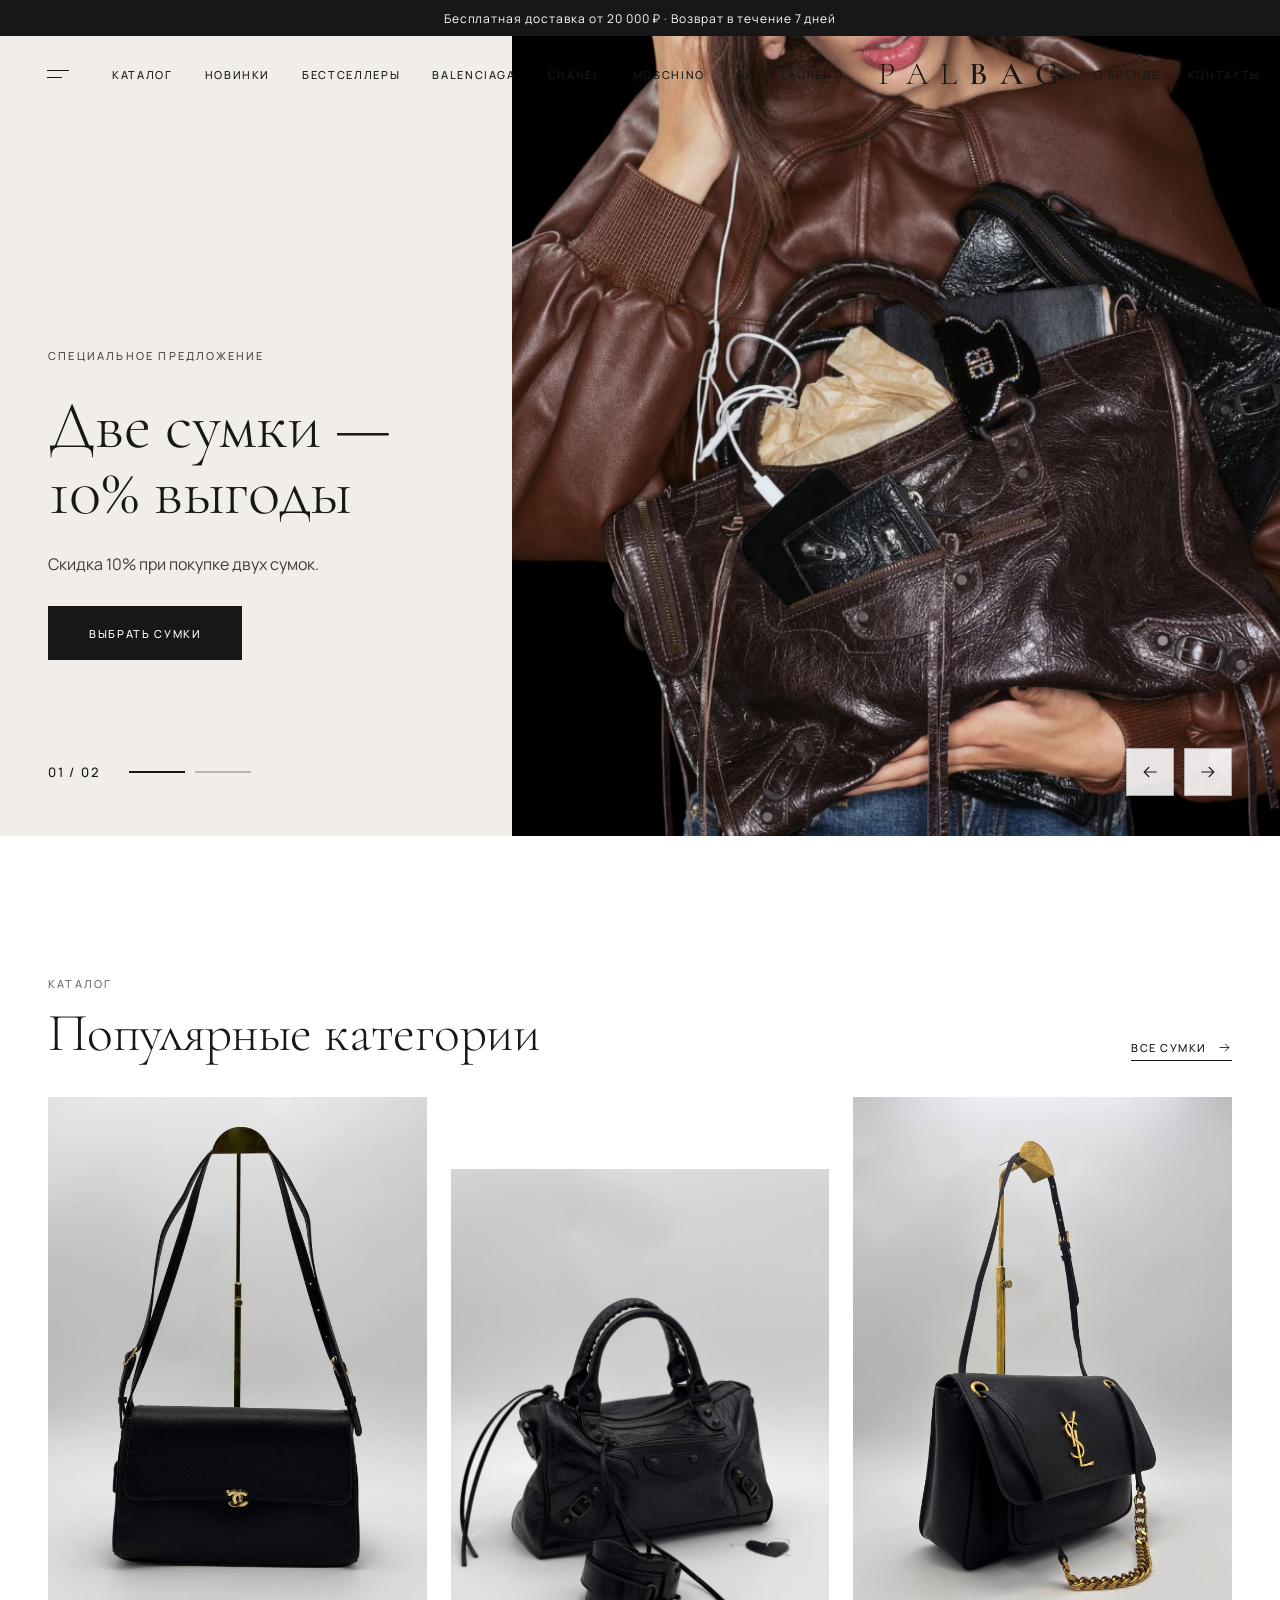
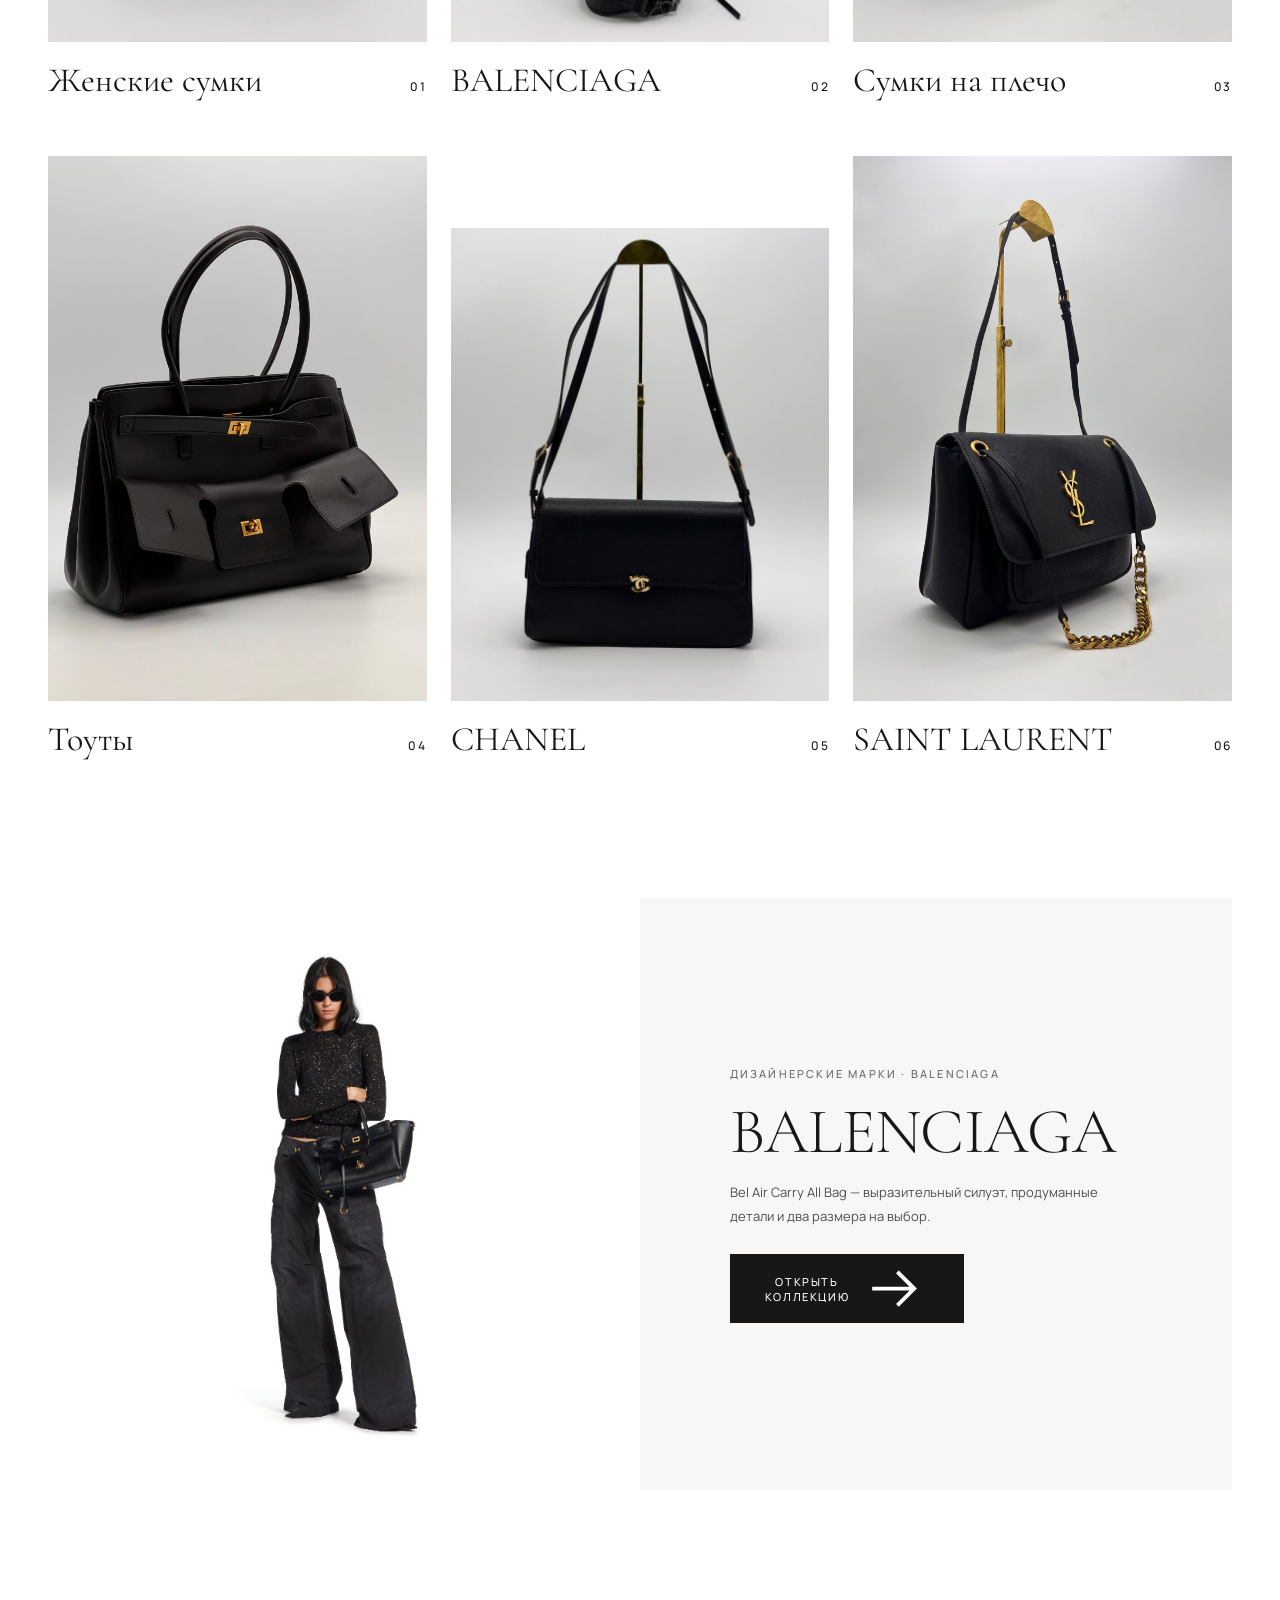
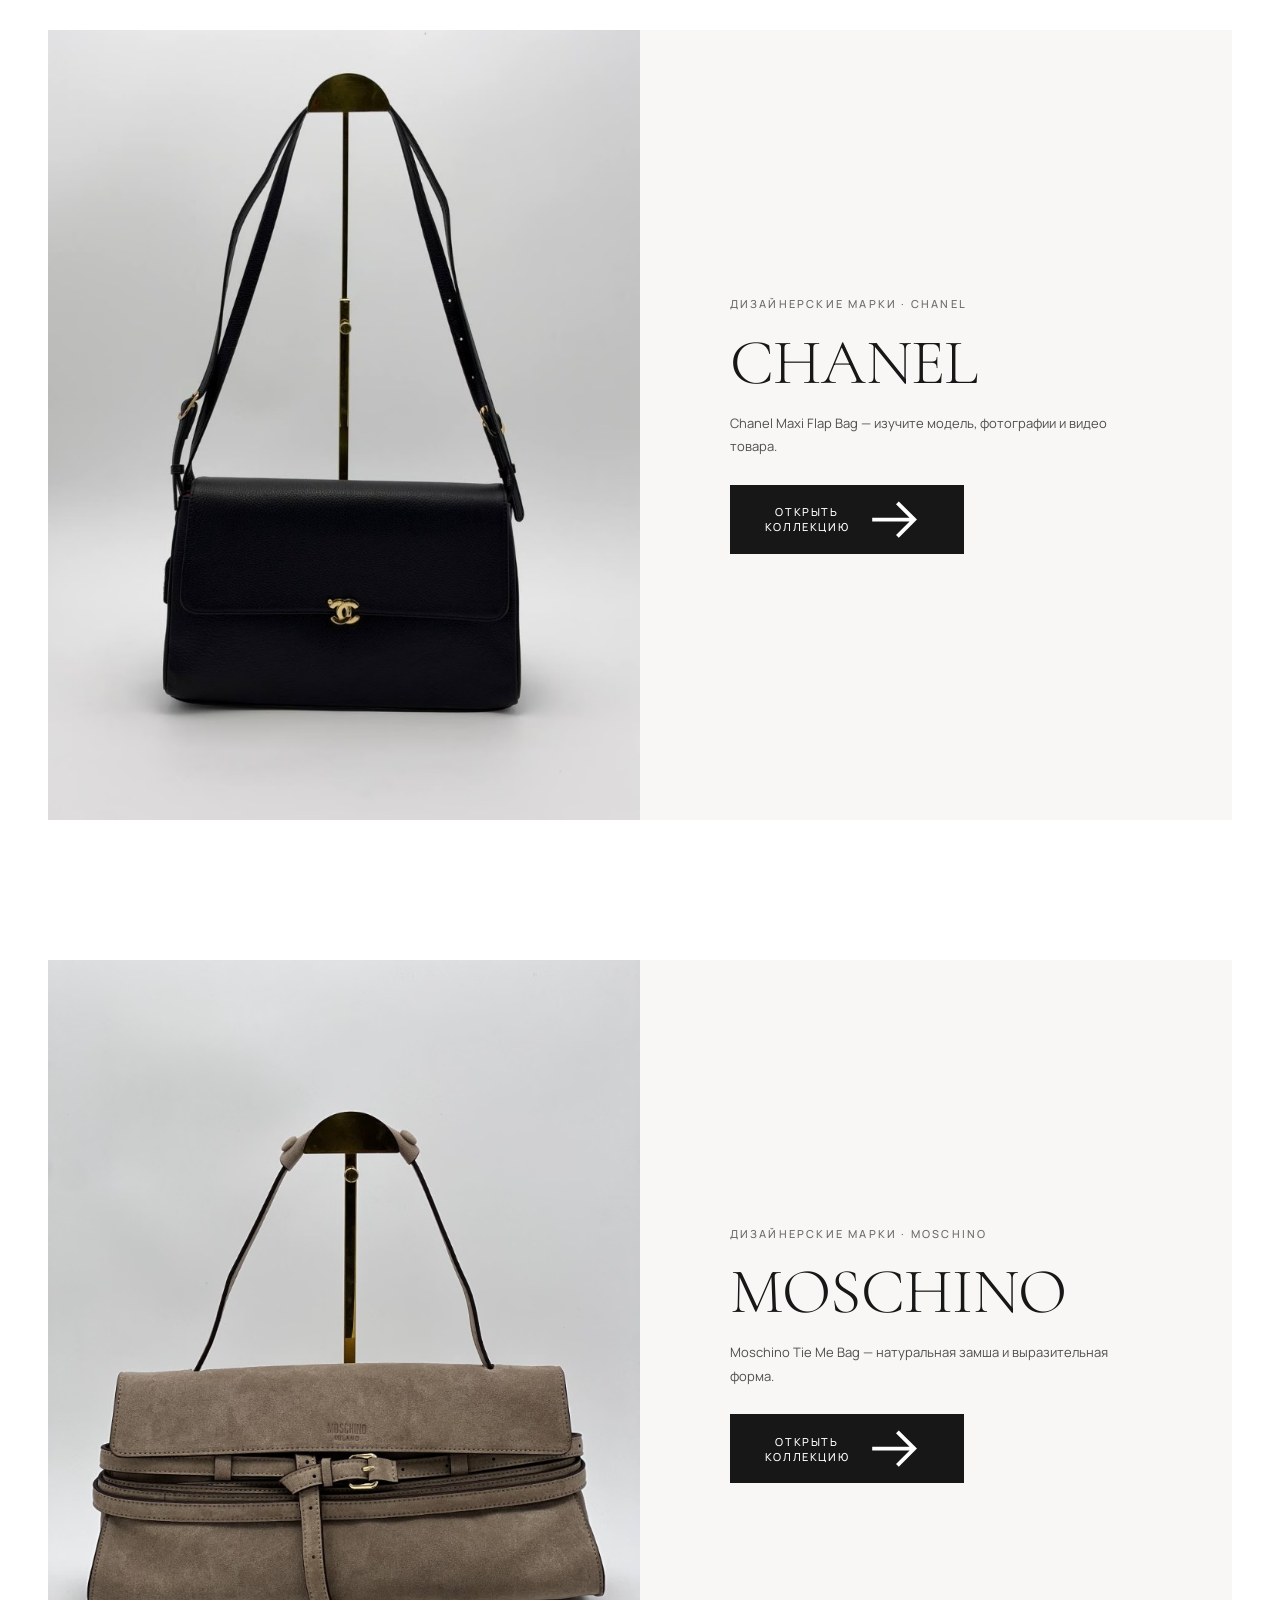
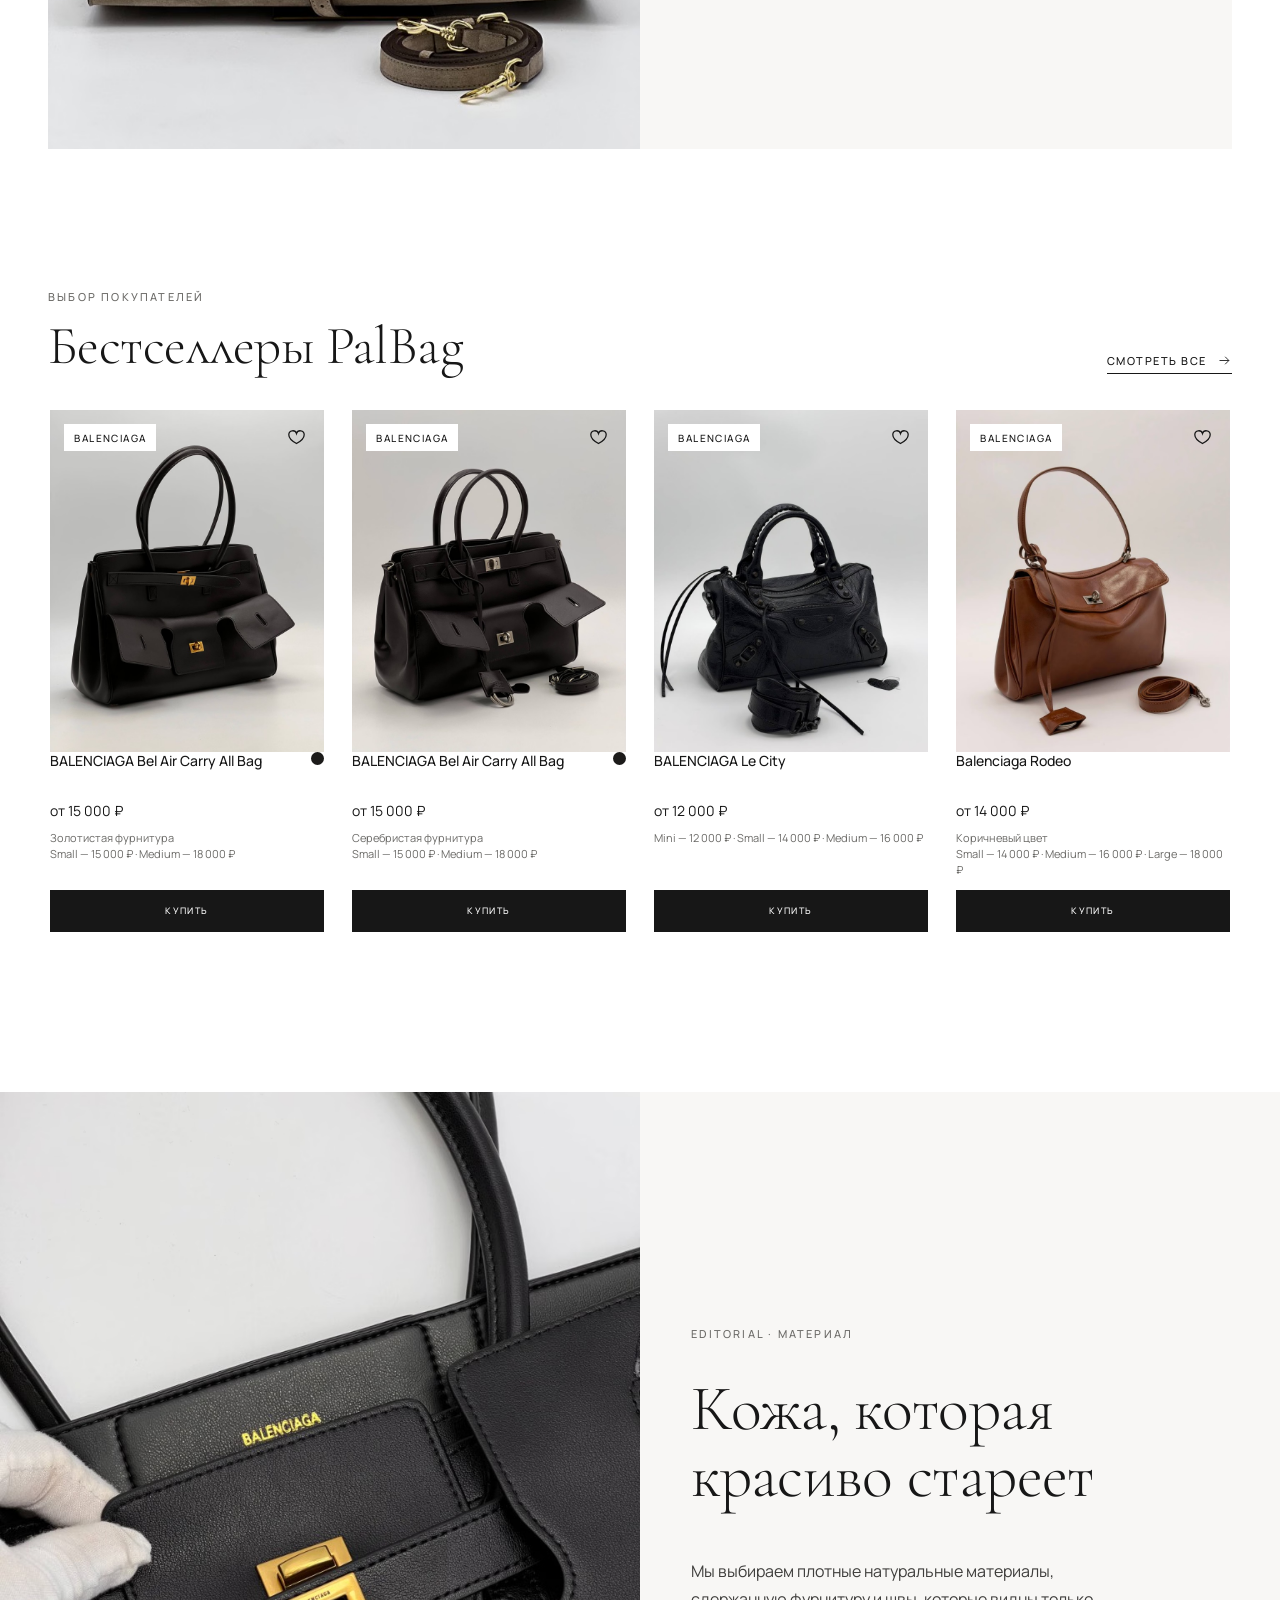
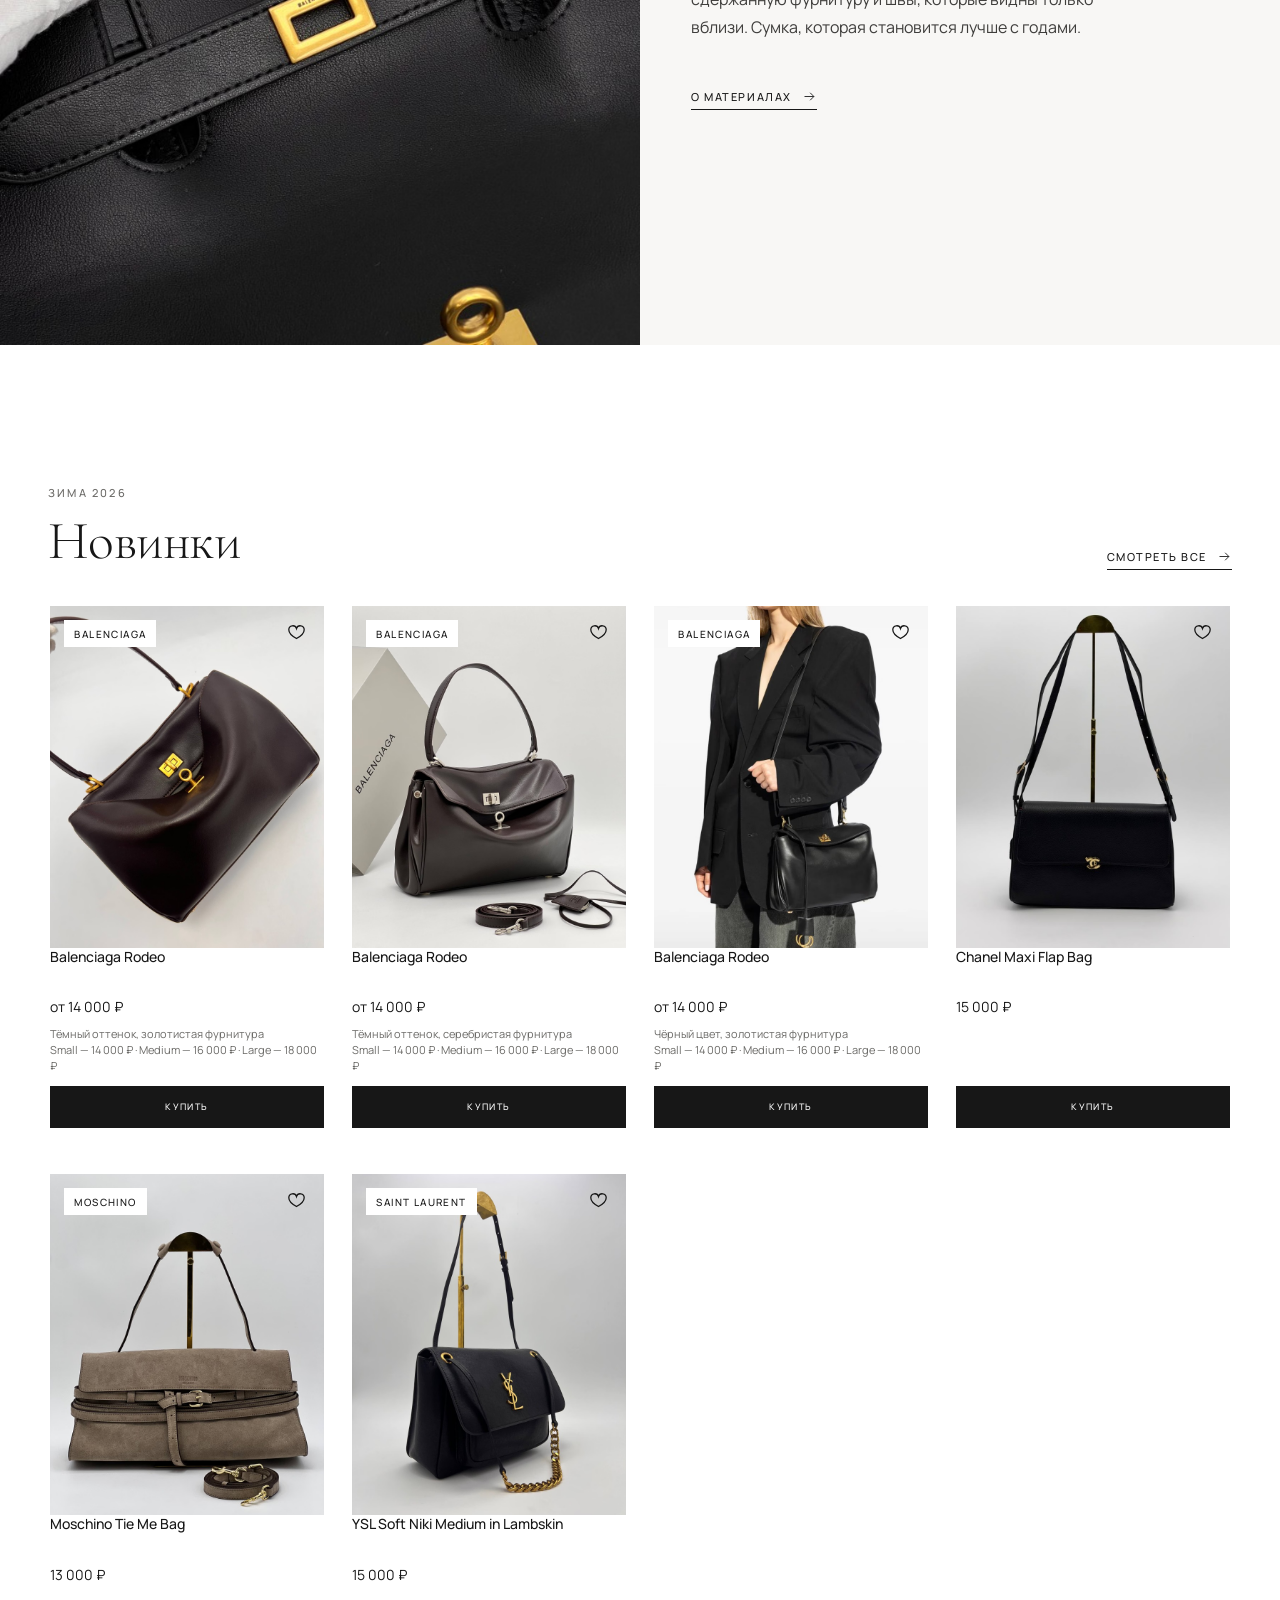
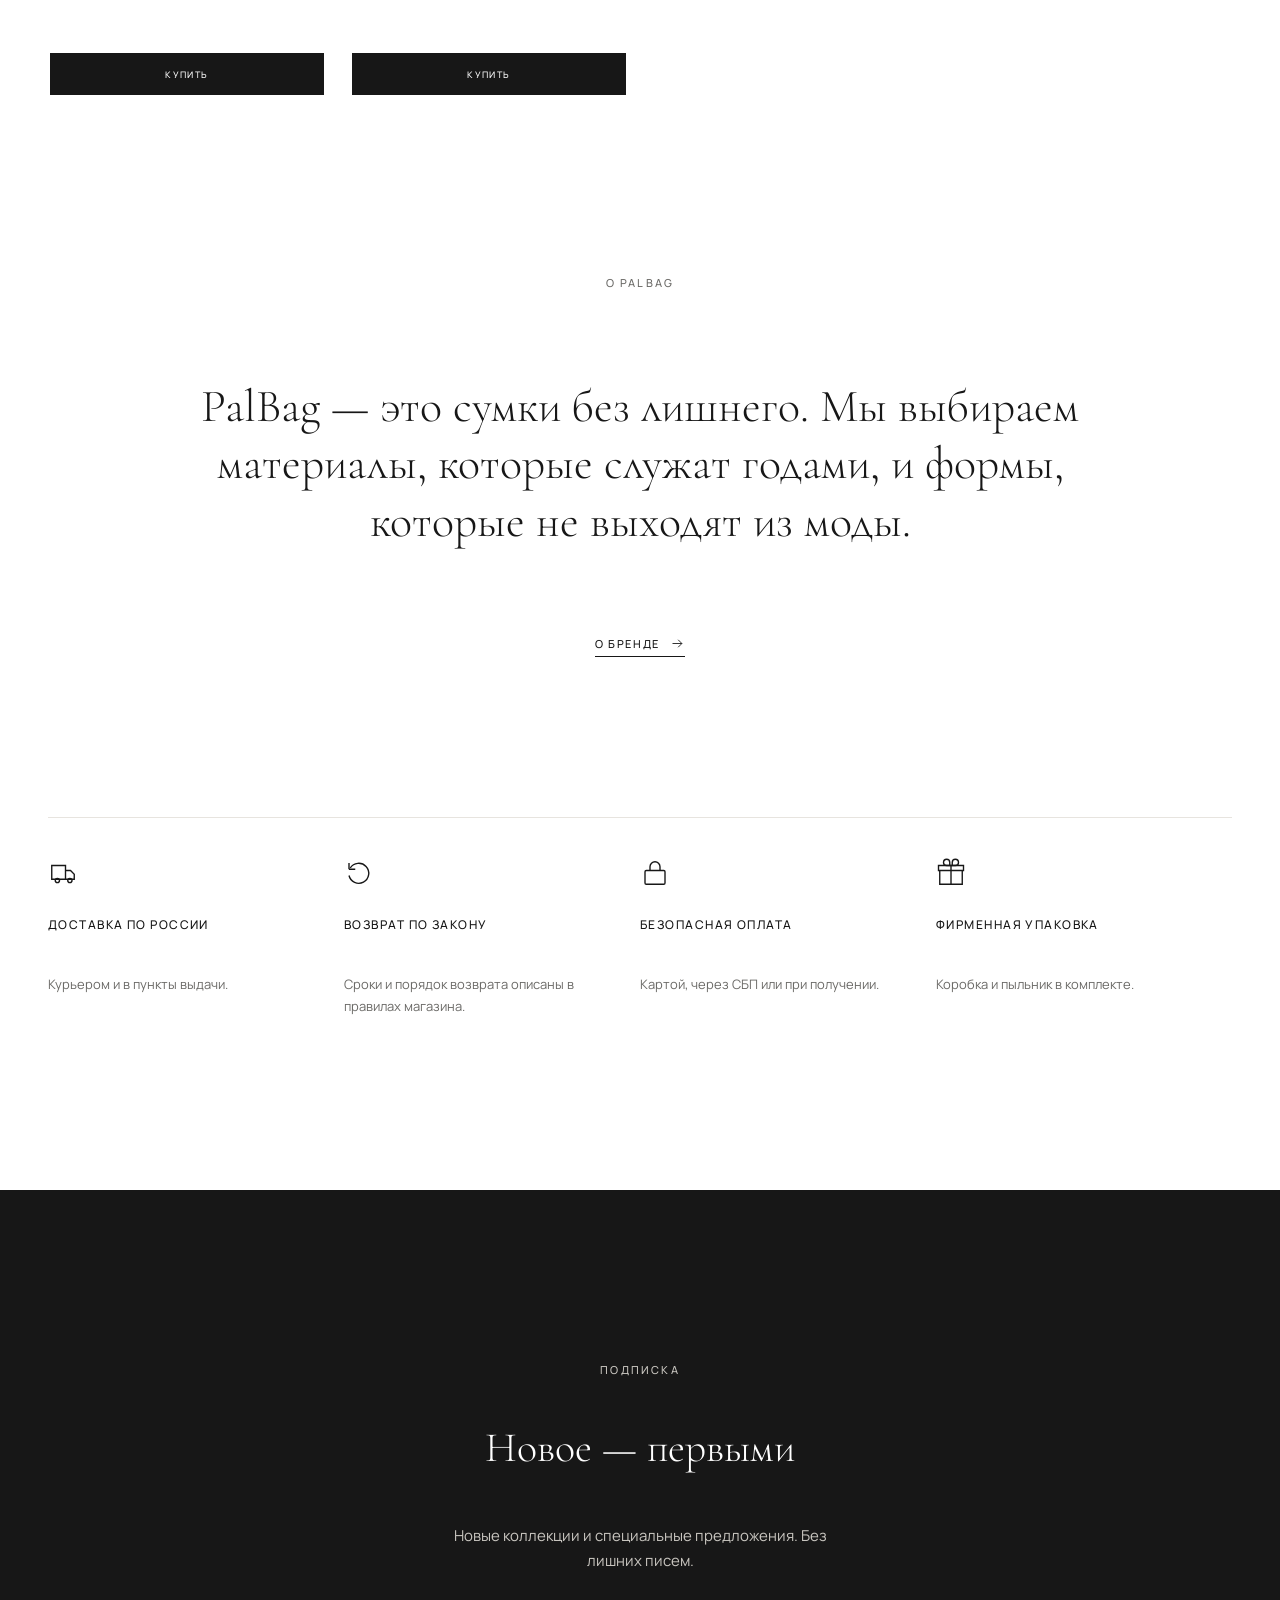
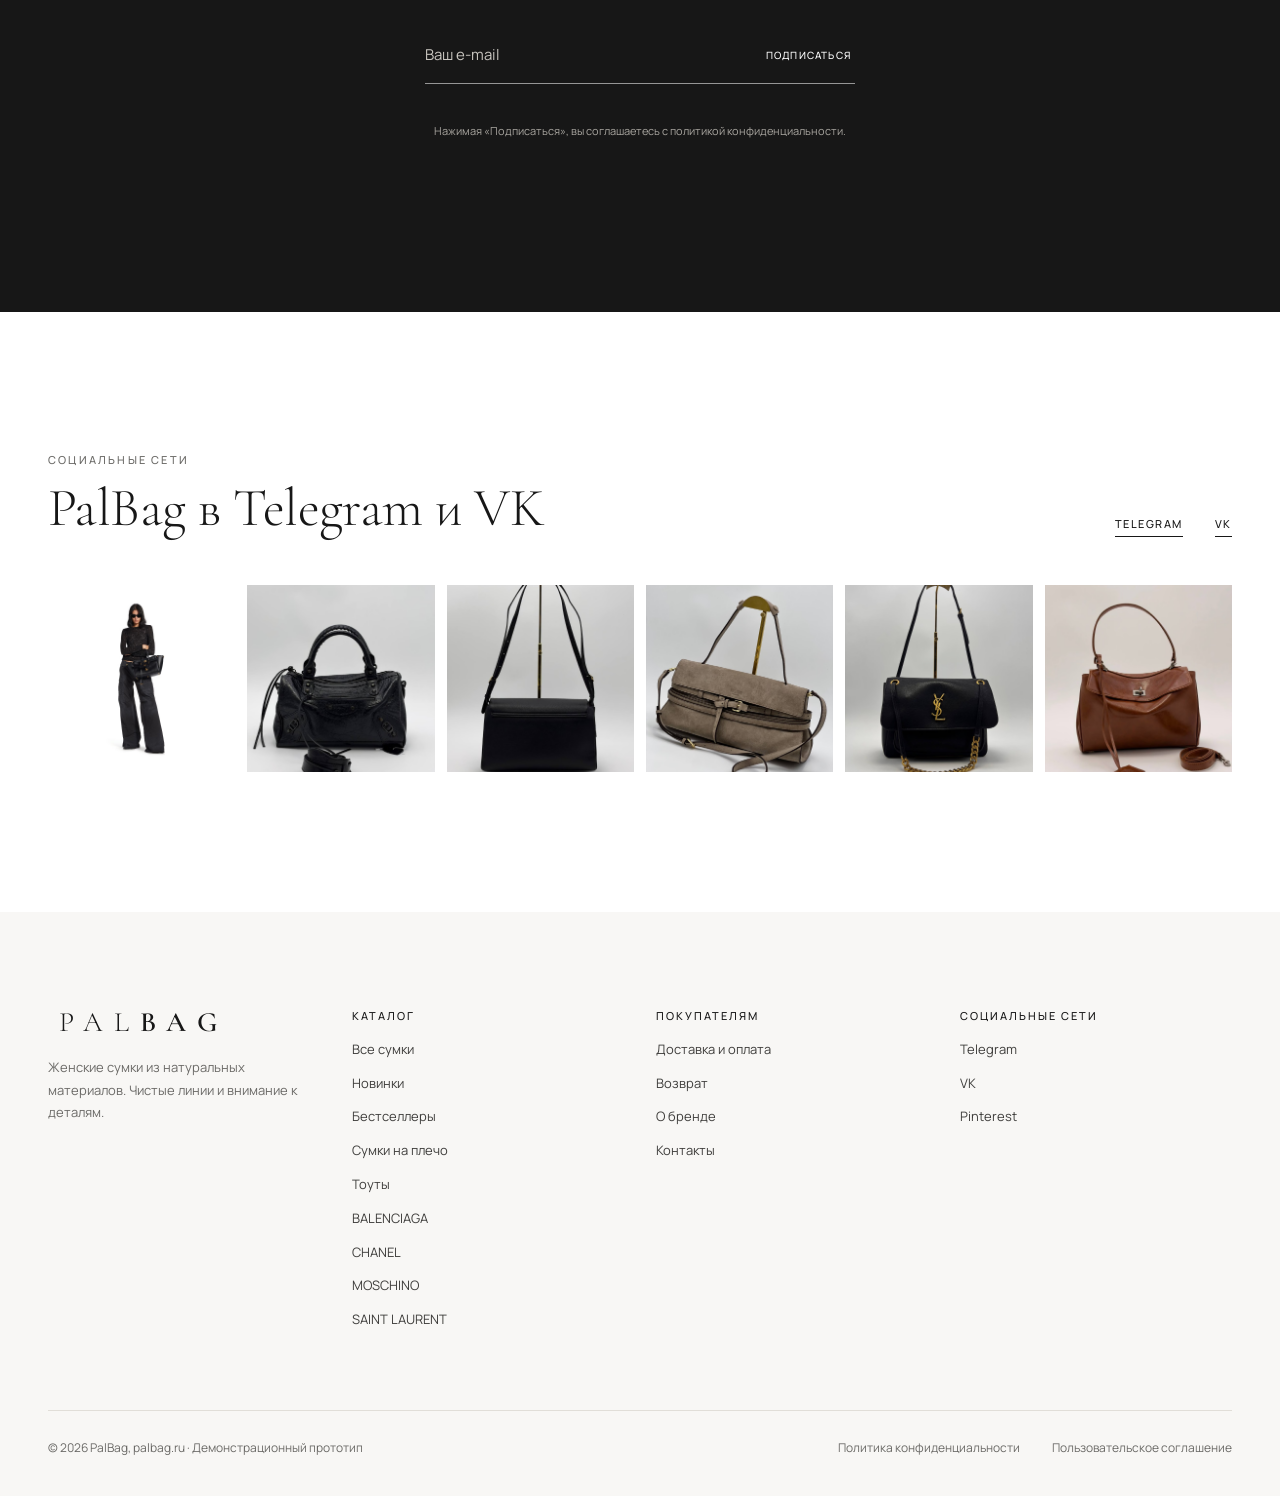
<file: index.html>
<!doctype html>
<html lang="ru">
  <head>
    <meta charset="utf-8">
    <meta name="viewport" content="width=device-width, initial-scale=1">
    <meta name="theme-color" content="#ffffff">


    <link rel="preconnect" href="https://fonts.googleapis.com">
    <link rel="preconnect" href="https://fonts.gstatic.com" crossorigin>
    <link href="https://fonts.googleapis.com/css2?family=Cormorant+Garamond:wght@300;400;500;600&family=Manrope:wght@300;400;500;600&display=swap" rel="stylesheet">
    <!-- PALBAG_SEO_START -->
    <title>Сумки PALBAG — каталог моделей и коллекций</title>
    <meta name="description" content="Смотрите фотографии, цены и варианты размеров сумок PALBAG. Изучите общий каталог и коллекции BALENCIAGA, CHANEL, MOSCHINO и SAINT LAURENT.">
    <meta name="robots" content="index,follow,max-image-preview:large">
    <link rel="canonical" href="https://swiftdev028.github.io/PalBag/">
    <meta property="og:type" content="website">
    <meta property="og:site_name" content="PALBAG">
    <meta property="og:locale" content="ru_RU">
    <meta property="og:title" content="Сумки PALBAG — каталог моделей и коллекций">
    <meta property="og:description" content="Смотрите фотографии, цены и варианты размеров сумок PALBAG. Изучите общий каталог и коллекции BALENCIAGA, CHANEL, MOSCHINO и SAINT LAURENT.">
    <meta property="og:url" content="https://swiftdev028.github.io/PalBag/">
    <meta property="og:image" content="https://swiftdev028.github.io/PalBag/assets/home-banners/promo-three-bags.jpg">
    <meta property="og:image:alt" content="Сумки PALBAG — каталог моделей и коллекций">
    <meta name="twitter:card" content="summary_large_image">
    <meta name="twitter:title" content="Сумки PALBAG — каталог моделей и коллекций">
    <meta name="twitter:description" content="Смотрите фотографии, цены и варианты размеров сумок PALBAG. Изучите общий каталог и коллекции BALENCIAGA, CHANEL, MOSCHINO и SAINT LAURENT.">
    <meta name="twitter:image" content="https://swiftdev028.github.io/PalBag/assets/home-banners/promo-three-bags.jpg">
    <!-- PALBAG_SEO_END -->
    <link rel="stylesheet" href="css/site.css">
    <script defer src="js/products.js"></script>
    <script defer src="js/seo-config.js"></script>
    <script defer src="js/app.js"></script>
  </head>
  <body data-page="home">
    <header id="site-header"></header>
    <main id="main-content"></main>
    <footer id="site-footer"></footer>
    <div id="overlay-root"></div>
    <div id="toast" class="toast" role="status" aria-live="polite"></div>
  </body>
</html>
</file>
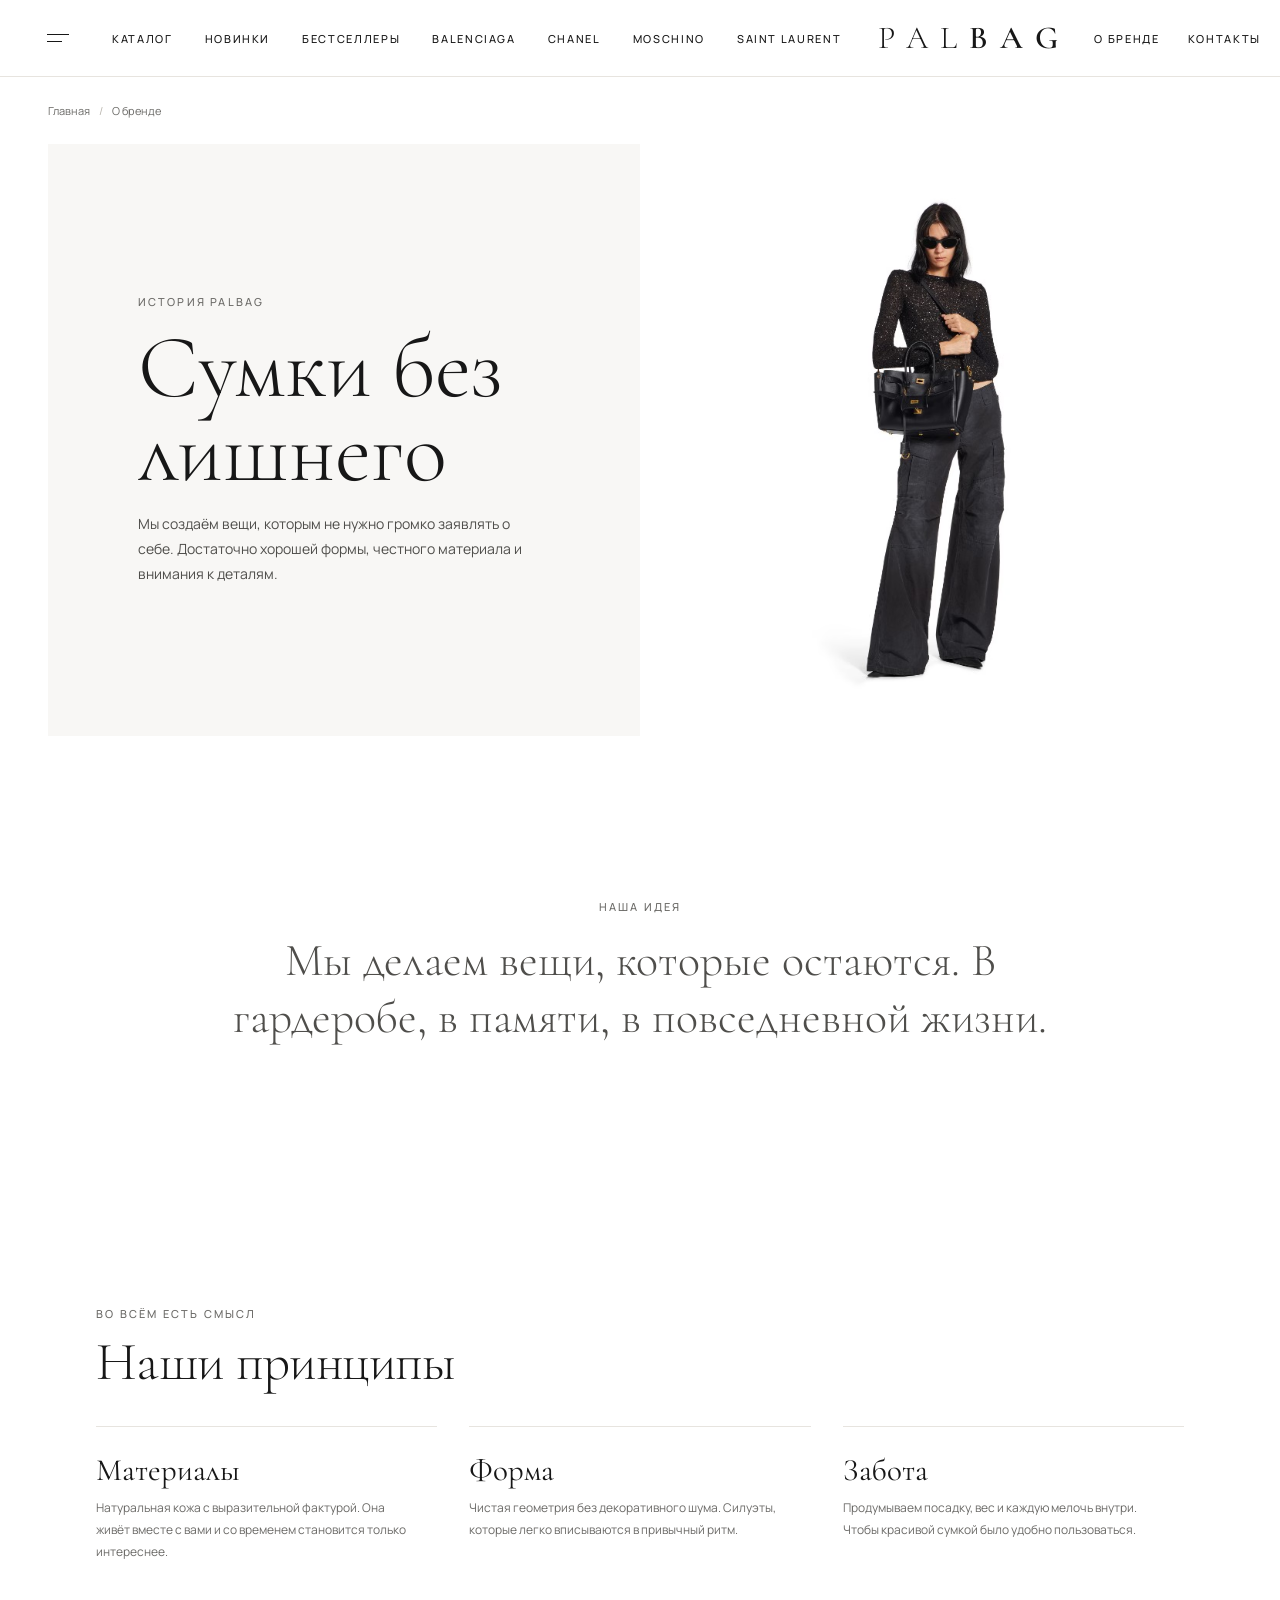
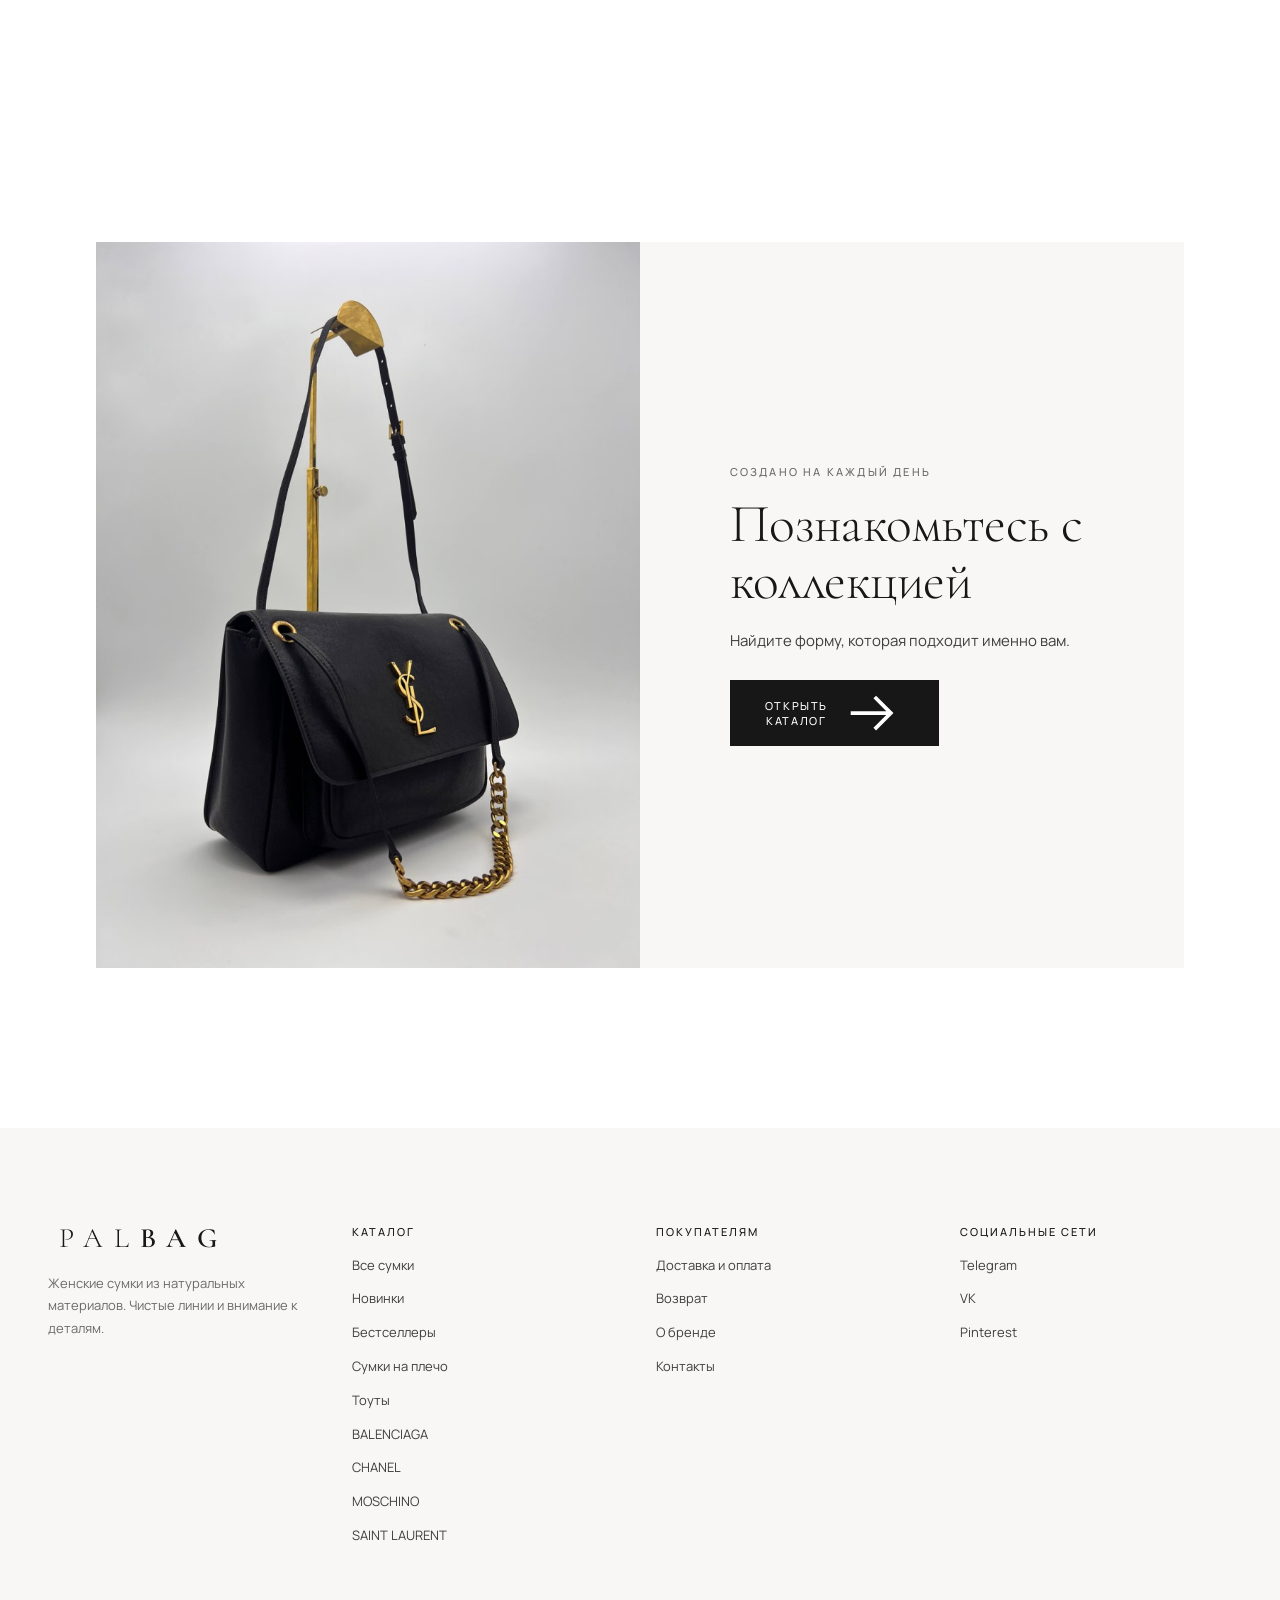
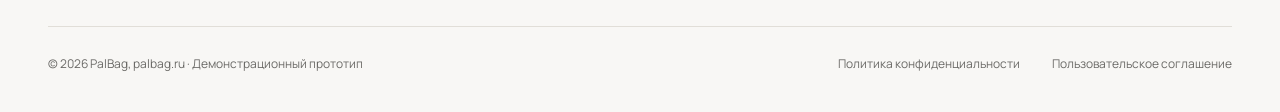
<file: about.html>
<!doctype html>
<html lang="ru">
  <head>
    <meta charset="utf-8">
    <meta name="viewport" content="width=device-width, initial-scale=1">
    <meta name="theme-color" content="#ffffff">


    <link rel="preconnect" href="https://fonts.googleapis.com">
    <link rel="preconnect" href="https://fonts.gstatic.com" crossorigin>
    <link href="https://fonts.googleapis.com/css2?family=Cormorant+Garamond:wght@300;400;500;600&family=Manrope:wght@300;400;500;600&display=swap" rel="stylesheet">
    <!-- PALBAG_SEO_START -->
    <title>О магазине PALBAG — подход и коллекции</title>
    <meta name="description" content="PALBAG — каталог сумок с фотографиями и характеристиками моделей. Узнайте о магазине, его коллекциях и доступной информации о товарах.">
    <meta name="robots" content="index,follow,max-image-preview:large">
    <link rel="canonical" href="https://swiftdev028.github.io/PalBag/about.html">
    <meta property="og:type" content="website">
    <meta property="og:site_name" content="PALBAG">
    <meta property="og:locale" content="ru_RU">
    <meta property="og:title" content="О магазине PALBAG — подход и коллекции">
    <meta property="og:description" content="PALBAG — каталог сумок с фотографиями и характеристиками моделей. Узнайте о магазине, его коллекциях и доступной информации о товарах.">
    <meta property="og:url" content="https://swiftdev028.github.io/PalBag/about.html">
    <meta property="og:image" content="https://swiftdev028.github.io/PalBag/assets/balenciaga/lookbook-carry-all-02.jpg">
    <meta property="og:image:alt" content="О магазине PALBAG — подход и коллекции">
    <meta name="twitter:card" content="summary_large_image">
    <meta name="twitter:title" content="О магазине PALBAG — подход и коллекции">
    <meta name="twitter:description" content="PALBAG — каталог сумок с фотографиями и характеристиками моделей. Узнайте о магазине, его коллекциях и доступной информации о товарах.">
    <meta name="twitter:image" content="https://swiftdev028.github.io/PalBag/assets/balenciaga/lookbook-carry-all-02.jpg">
    <!-- PALBAG_SEO_END -->
    <link rel="stylesheet" href="css/site.css">
    <script defer src="js/products.js"></script>
    <script defer src="js/seo-config.js"></script>
    <script defer src="js/app.js"></script>
  </head>
  <body data-page="about">
    <header id="site-header"></header>
    <main id="main-content"></main>
    <footer id="site-footer"></footer>
    <div id="overlay-root"></div>
    <div id="toast" class="toast" role="status" aria-live="polite"></div>
  </body>
</html>
</file>
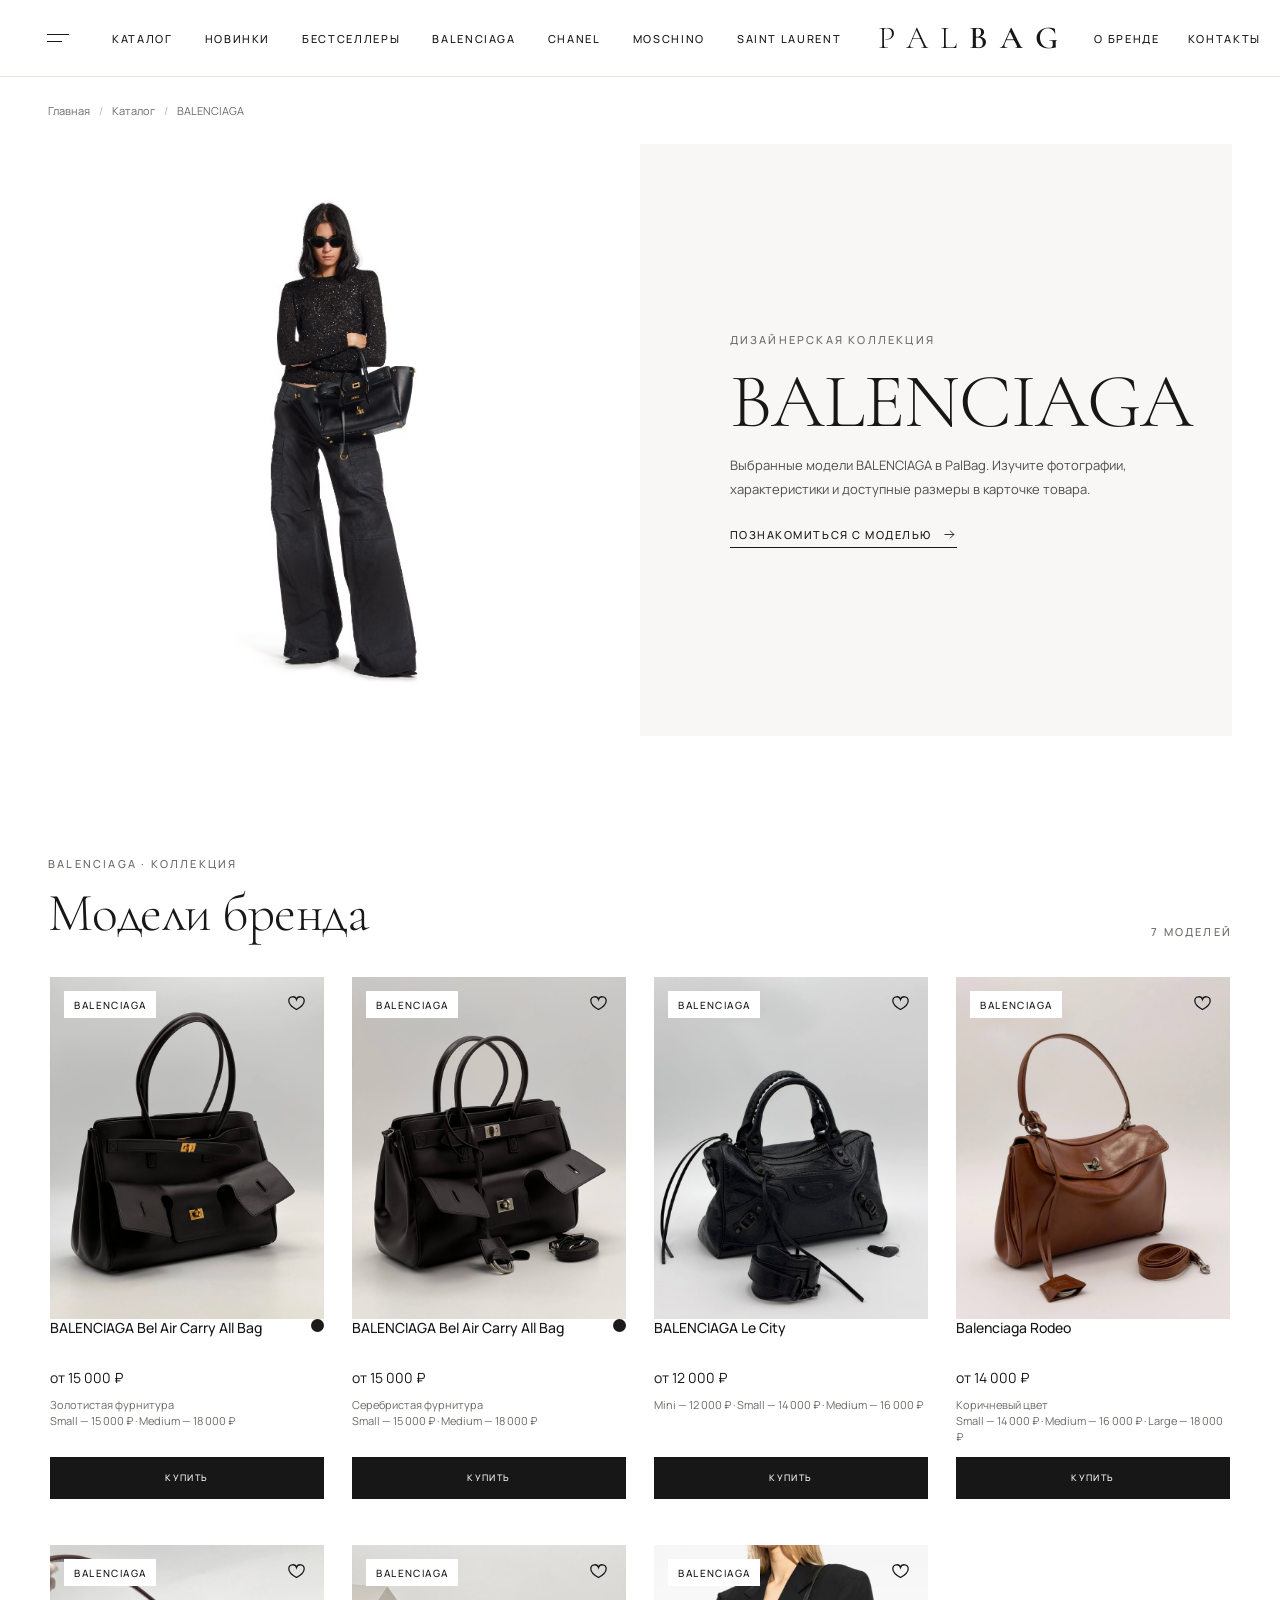
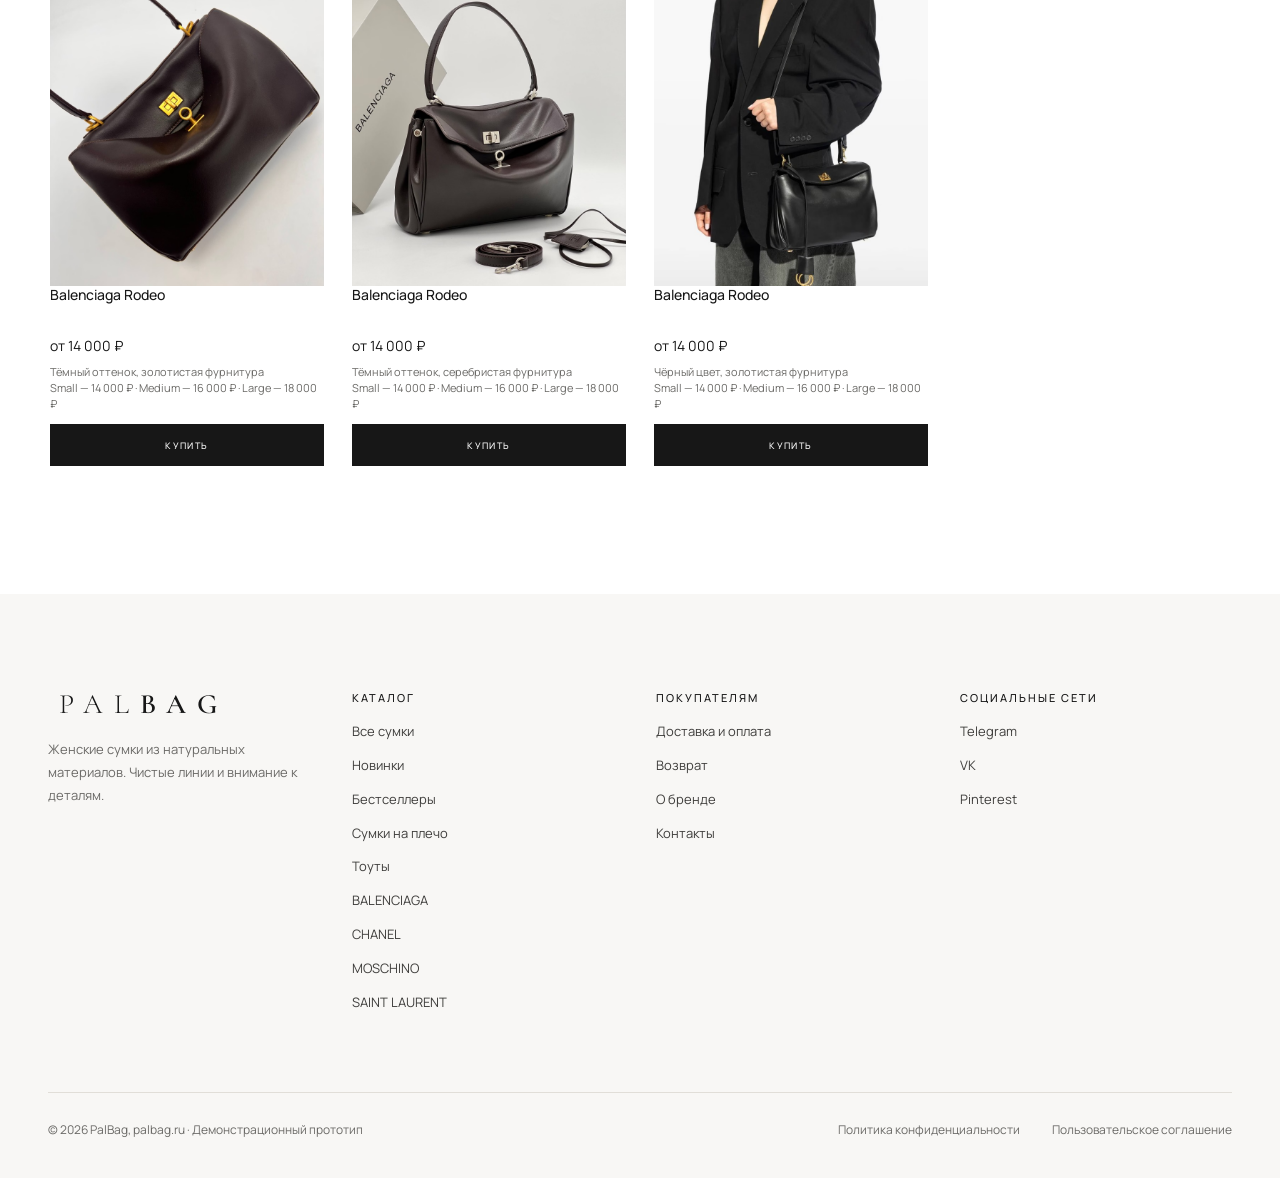
<file: balenciaga.html>
<!doctype html>
<html lang="ru">
  <head>
    <meta charset="utf-8">
    <meta name="viewport" content="width=device-width, initial-scale=1">
    <meta name="theme-color" content="#ffffff">


    <link rel="preconnect" href="https://fonts.googleapis.com">
    <link rel="preconnect" href="https://fonts.gstatic.com" crossorigin>
    <link href="https://fonts.googleapis.com/css2?family=Cormorant+Garamond:wght@300;400;500;600&family=Manrope:wght@300;400;500;600&display=swap" rel="stylesheet">
    <!-- PALBAG_SEO_START -->
    <title>Сумки BALENCIAGA — модели в каталоге PALBAG</title>
    <meta name="description" content="Коллекция BALENCIAGA в каталоге PALBAG: Bel Air Carry All Bag, Le City и Rodeo. Фотографии и цены представлены на страницах моделей.">
    <meta name="robots" content="index,follow,max-image-preview:large">
    <link rel="canonical" href="https://swiftdev028.github.io/PalBag/balenciaga.html">
    <meta property="og:type" content="website">
    <meta property="og:site_name" content="PALBAG">
    <meta property="og:locale" content="ru_RU">
    <meta property="og:title" content="Сумки BALENCIAGA — модели в каталоге PALBAG">
    <meta property="og:description" content="Коллекция BALENCIAGA в каталоге PALBAG: Bel Air Carry All Bag, Le City и Rodeo. Фотографии и цены представлены на страницах моделей.">
    <meta property="og:url" content="https://swiftdev028.github.io/PalBag/balenciaga.html">
    <meta property="og:image" content="https://swiftdev028.github.io/PalBag/assets/balenciaga/lookbook-carry-all-01.jpg">
    <meta property="og:image:alt" content="Сумки BALENCIAGA — модели в каталоге PALBAG">
    <meta name="twitter:card" content="summary_large_image">
    <meta name="twitter:title" content="Сумки BALENCIAGA — модели в каталоге PALBAG">
    <meta name="twitter:description" content="Коллекция BALENCIAGA в каталоге PALBAG: Bel Air Carry All Bag, Le City и Rodeo. Фотографии и цены представлены на страницах моделей.">
    <meta name="twitter:image" content="https://swiftdev028.github.io/PalBag/assets/balenciaga/lookbook-carry-all-01.jpg">
    <!-- PALBAG_SEO_END -->
    <link rel="stylesheet" href="css/site.css">
    <script defer src="js/products.js"></script>
    <script defer src="js/seo-config.js"></script>
    <script defer src="js/app.js"></script>
  </head>
  <body data-page="brand">
    <header id="site-header"></header>
    <main id="main-content"></main>
    <footer id="site-footer"></footer>
    <div id="overlay-root"></div>
    <div id="toast" class="toast" role="status" aria-live="polite"></div>
  </body>
</html>
</file>
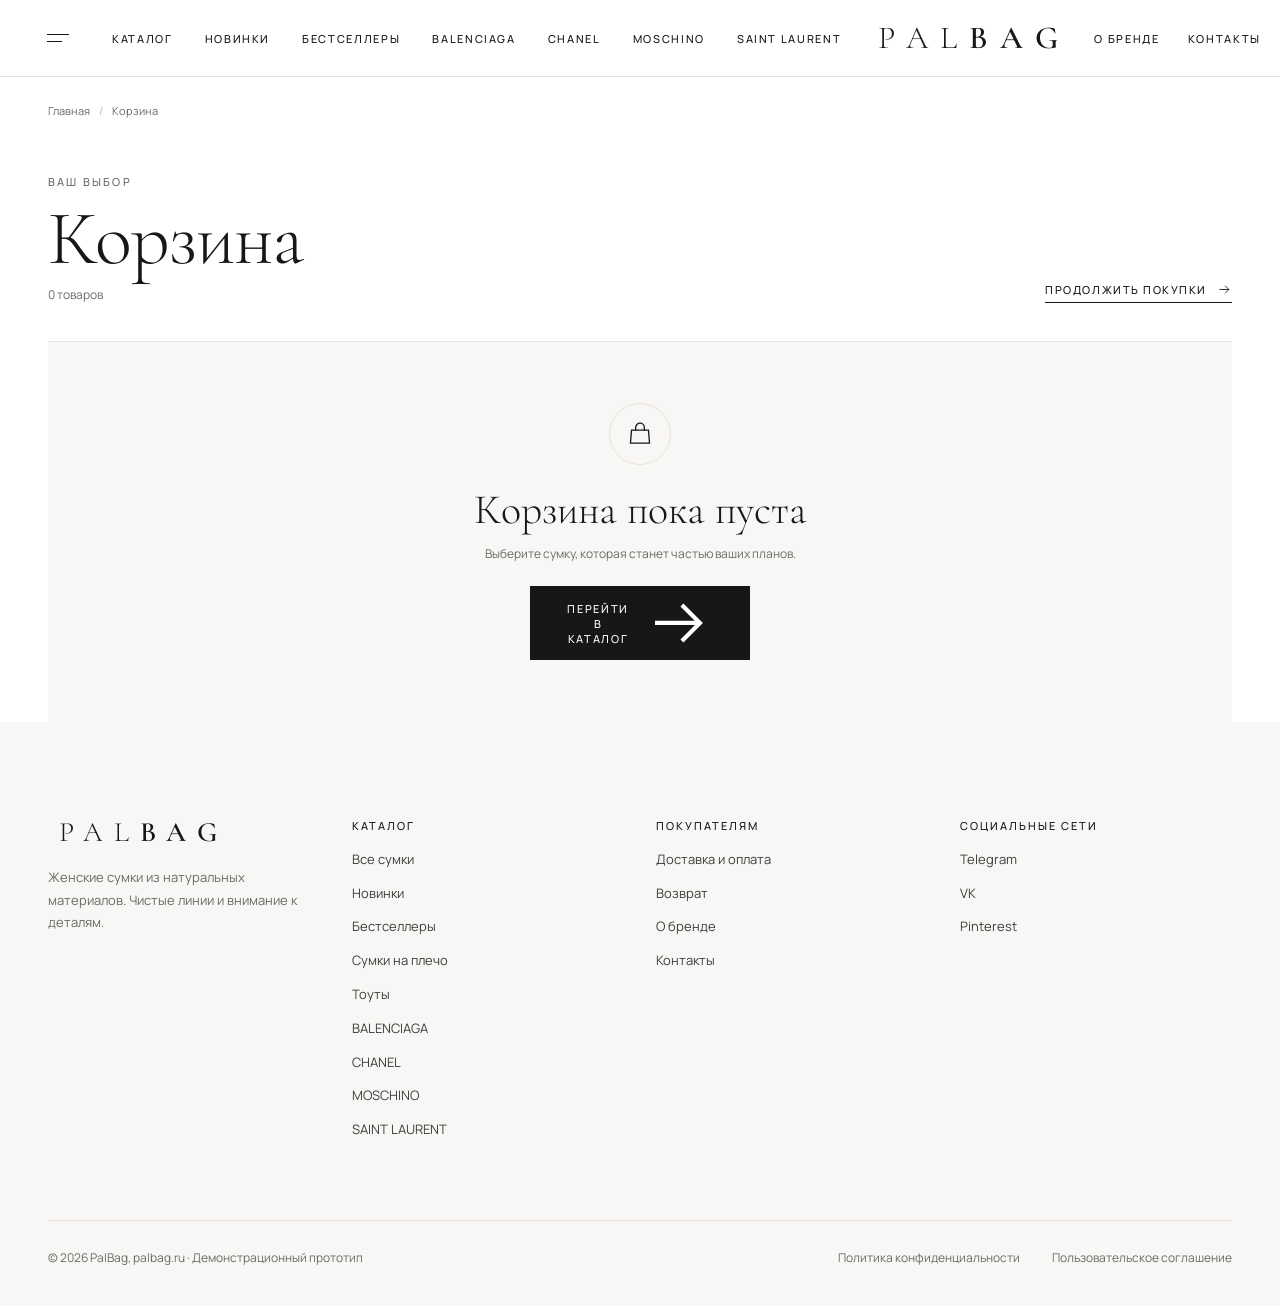
<file: cart.html>
<!doctype html>
<html lang="ru">
  <head>
    <meta charset="utf-8">
    <meta name="viewport" content="width=device-width, initial-scale=1">
    <meta name="theme-color" content="#ffffff">


    <link rel="preconnect" href="https://fonts.googleapis.com">
    <link rel="preconnect" href="https://fonts.gstatic.com" crossorigin>
    <link href="https://fonts.googleapis.com/css2?family=Cormorant+Garamond:wght@300;400;500;600&family=Manrope:wght@300;400;500;600&display=swap" rel="stylesheet">
    <!-- PALBAG_SEO_START -->
    <title>Корзина — PALBAG</title>
    <meta name="description" content="Просмотр выбранных товаров в корзине PALBAG.">
    <meta name="robots" content="noindex,follow">
    <link rel="canonical" href="https://swiftdev028.github.io/PalBag/cart.html">
    <meta property="og:type" content="website">
    <meta property="og:site_name" content="PALBAG">
    <meta property="og:locale" content="ru_RU">
    <meta property="og:title" content="Корзина — PALBAG">
    <meta property="og:description" content="Просмотр выбранных товаров в корзине PALBAG.">
    <meta property="og:url" content="https://swiftdev028.github.io/PalBag/cart.html">
    <meta property="og:image" content="https://swiftdev028.github.io/PalBag/assets/balenciaga/lookbook-carry-all-01.jpg">
    <meta property="og:image:alt" content="Корзина — PALBAG">
    <meta name="twitter:card" content="summary_large_image">
    <meta name="twitter:title" content="Корзина — PALBAG">
    <meta name="twitter:description" content="Просмотр выбранных товаров в корзине PALBAG.">
    <meta name="twitter:image" content="https://swiftdev028.github.io/PalBag/assets/balenciaga/lookbook-carry-all-01.jpg">
    <!-- PALBAG_SEO_END -->
    <link rel="stylesheet" href="css/site.css">
    <script defer src="js/products.js"></script>
    <script defer src="js/seo-config.js"></script>
    <script defer src="js/app.js"></script>
  </head>
  <body data-page="cart">
    <header id="site-header"></header>
    <main id="main-content"></main>
    <footer id="site-footer"></footer>
    <div id="overlay-root"></div>
    <div id="toast" class="toast" role="status" aria-live="polite"></div>
  </body>
</html>
</file>
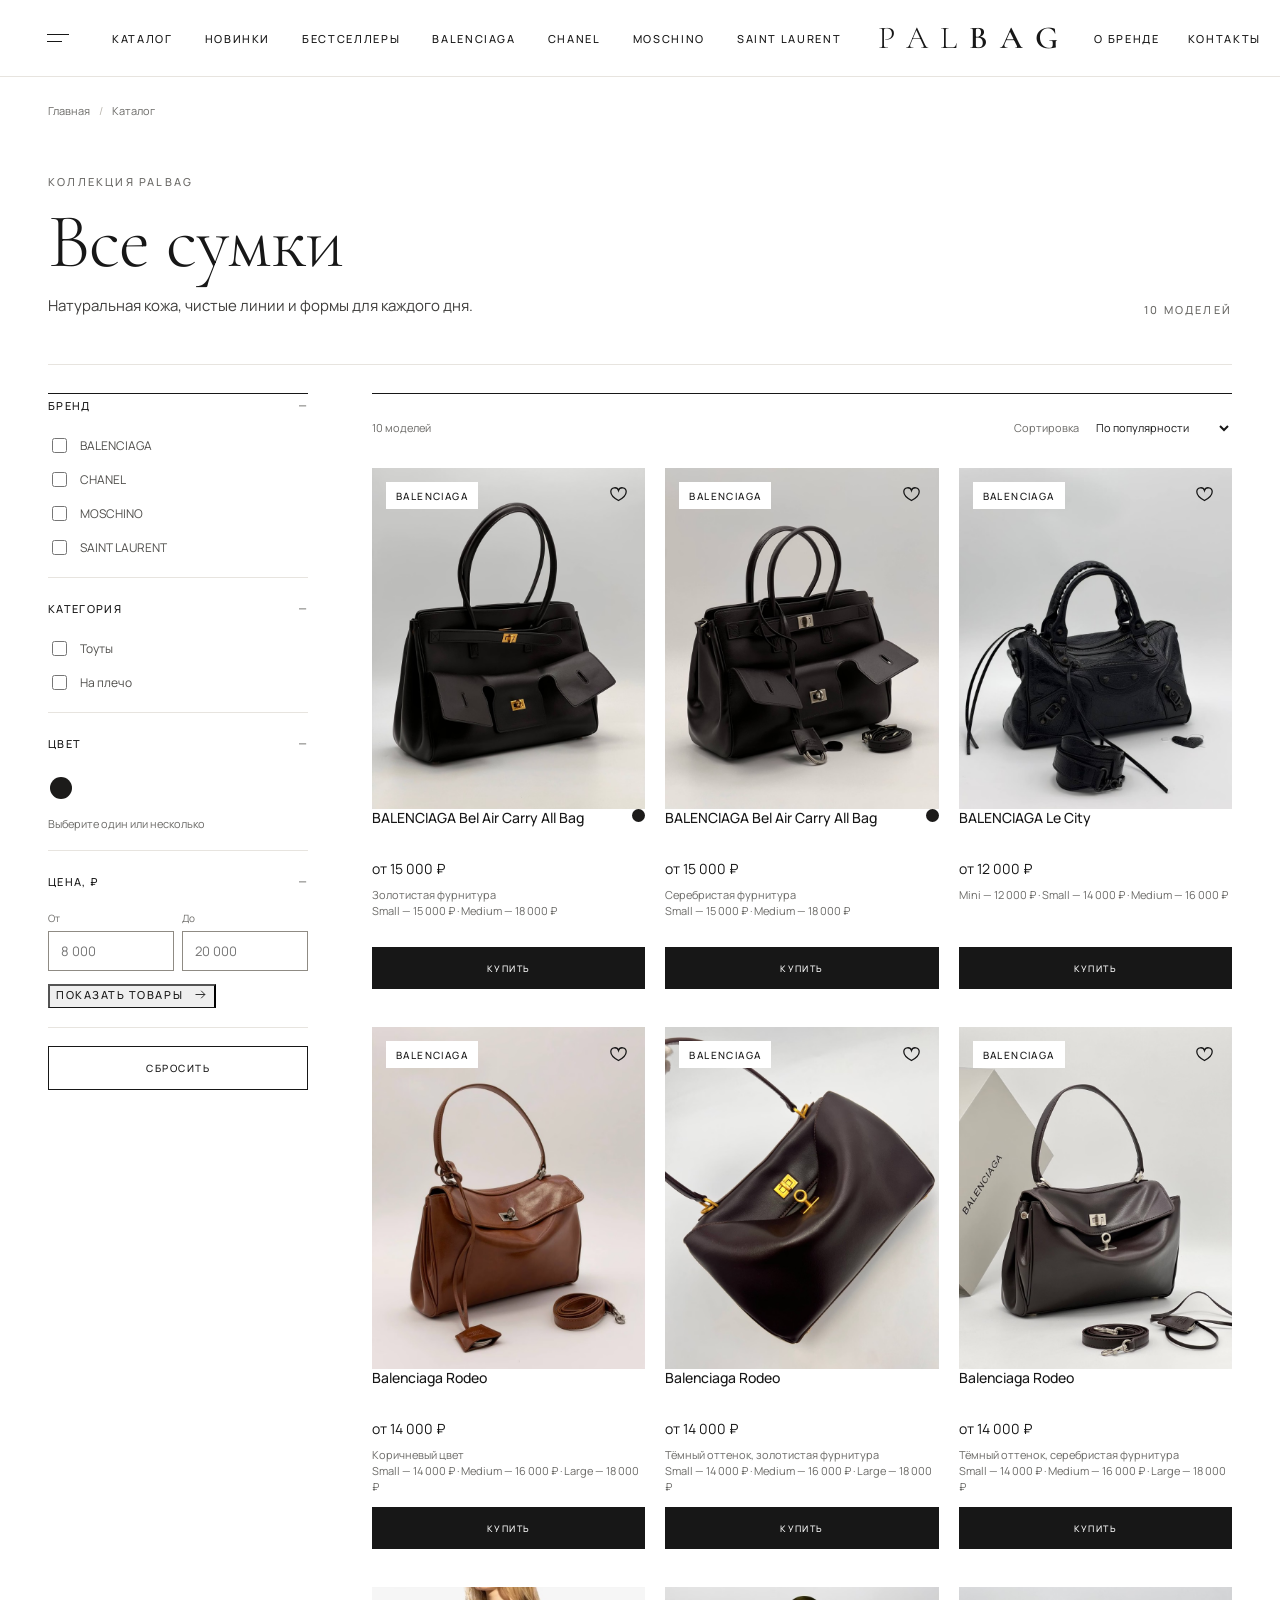
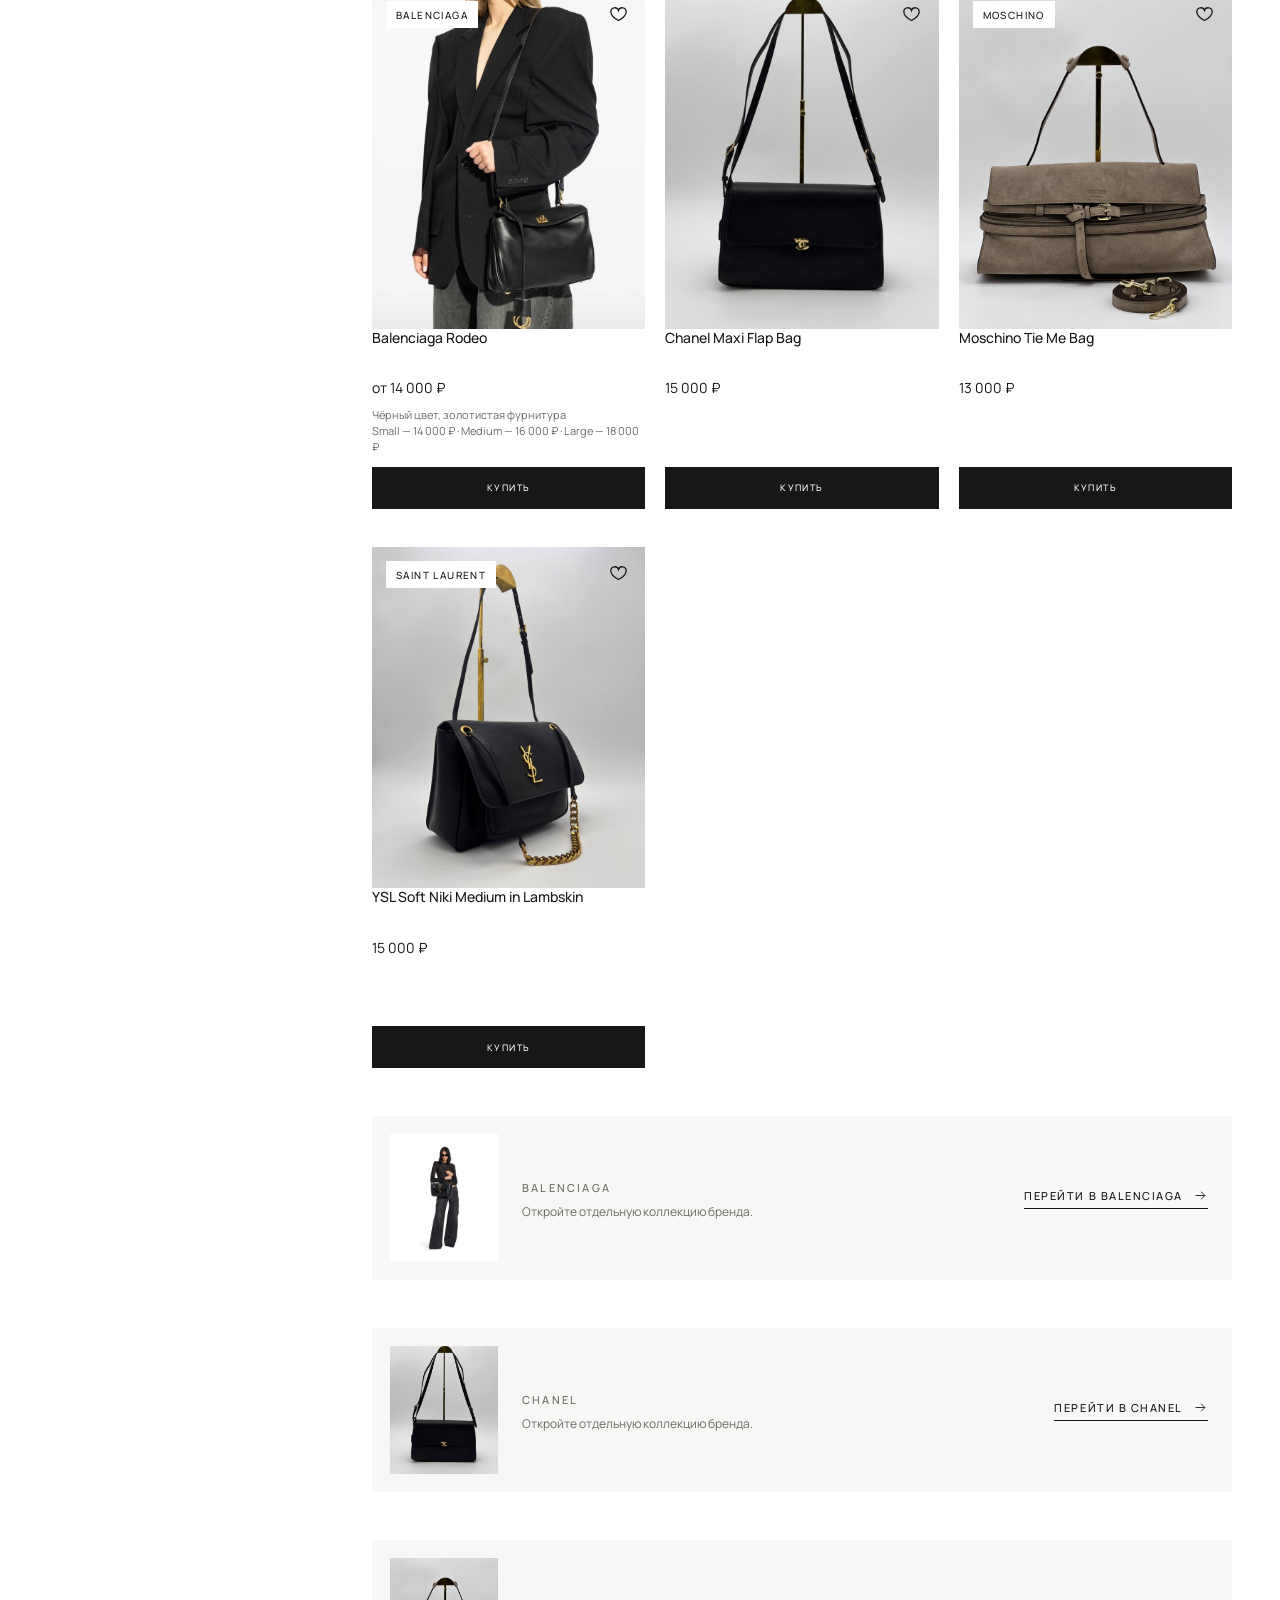
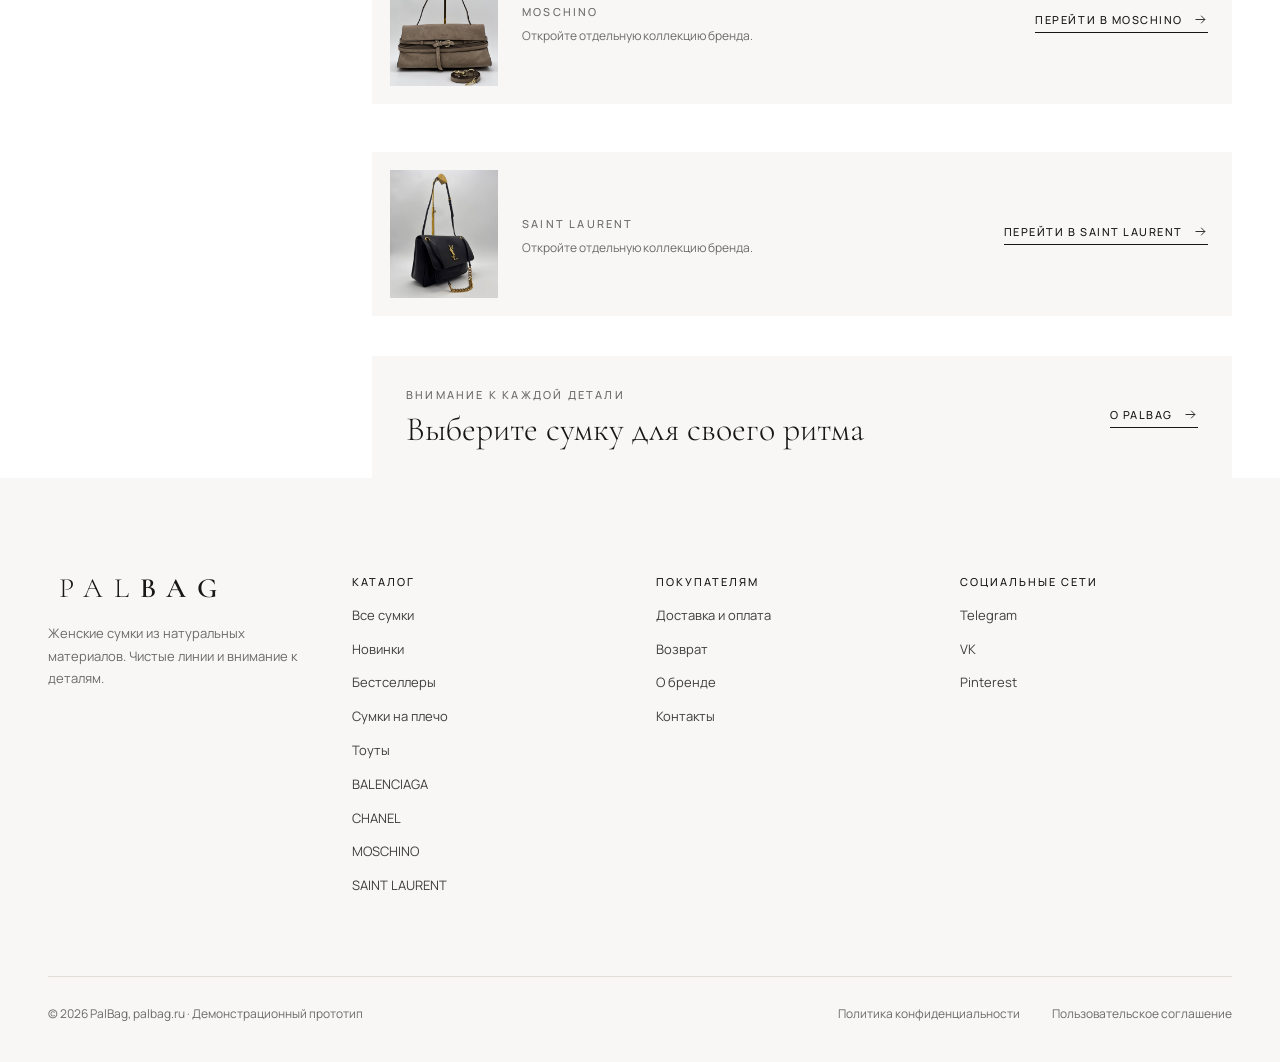
<file: catalog.html>
<!doctype html>
<html lang="ru">
  <head>
    <meta charset="utf-8">
    <meta name="viewport" content="width=device-width, initial-scale=1">
    <meta name="theme-color" content="#ffffff">


    <link rel="preconnect" href="https://fonts.googleapis.com">
    <link rel="preconnect" href="https://fonts.gstatic.com" crossorigin>
    <link href="https://fonts.googleapis.com/css2?family=Cormorant+Garamond:wght@300;400;500;600&family=Manrope:wght@300;400;500;600&display=swap" rel="stylesheet">
    <!-- PALBAG_SEO_START -->
    <title>Каталог сумок PALBAG — фото, цены и размеры</title>
    <meta name="description" content="Каталог сумок PALBAG: фотографии моделей, цены и доступные размеры. Используйте поиск и фильтры, чтобы подобрать подходящий вариант.">
    <meta name="robots" content="index,follow,max-image-preview:large">
    <link rel="canonical" href="https://swiftdev028.github.io/PalBag/catalog.html">
    <meta property="og:type" content="website">
    <meta property="og:site_name" content="PALBAG">
    <meta property="og:locale" content="ru_RU">
    <meta property="og:title" content="Каталог сумок PALBAG — фото, цены и размеры">
    <meta property="og:description" content="Каталог сумок PALBAG: фотографии моделей, цены и доступные размеры. Используйте поиск и фильтры, чтобы подобрать подходящий вариант.">
    <meta property="og:url" content="https://swiftdev028.github.io/PalBag/catalog.html">
    <meta property="og:image" content="https://swiftdev028.github.io/PalBag/assets/balenciaga/lookbook-carry-all-01.jpg">
    <meta property="og:image:alt" content="Каталог сумок PALBAG — фото, цены и размеры">
    <meta name="twitter:card" content="summary_large_image">
    <meta name="twitter:title" content="Каталог сумок PALBAG — фото, цены и размеры">
    <meta name="twitter:description" content="Каталог сумок PALBAG: фотографии моделей, цены и доступные размеры. Используйте поиск и фильтры, чтобы подобрать подходящий вариант.">
    <meta name="twitter:image" content="https://swiftdev028.github.io/PalBag/assets/balenciaga/lookbook-carry-all-01.jpg">
    <!-- PALBAG_SEO_END -->
    <link rel="stylesheet" href="css/site.css">
    <script defer src="js/products.js"></script>
    <script defer src="js/seo-config.js"></script>
    <script defer src="js/app.js"></script>
  </head>
  <body data-page="catalog">
    <header id="site-header"></header>
    <main id="main-content"></main>
    <footer id="site-footer"></footer>
    <div id="overlay-root"></div>
    <div id="toast" class="toast" role="status" aria-live="polite"></div>
  </body>
</html>
</file>
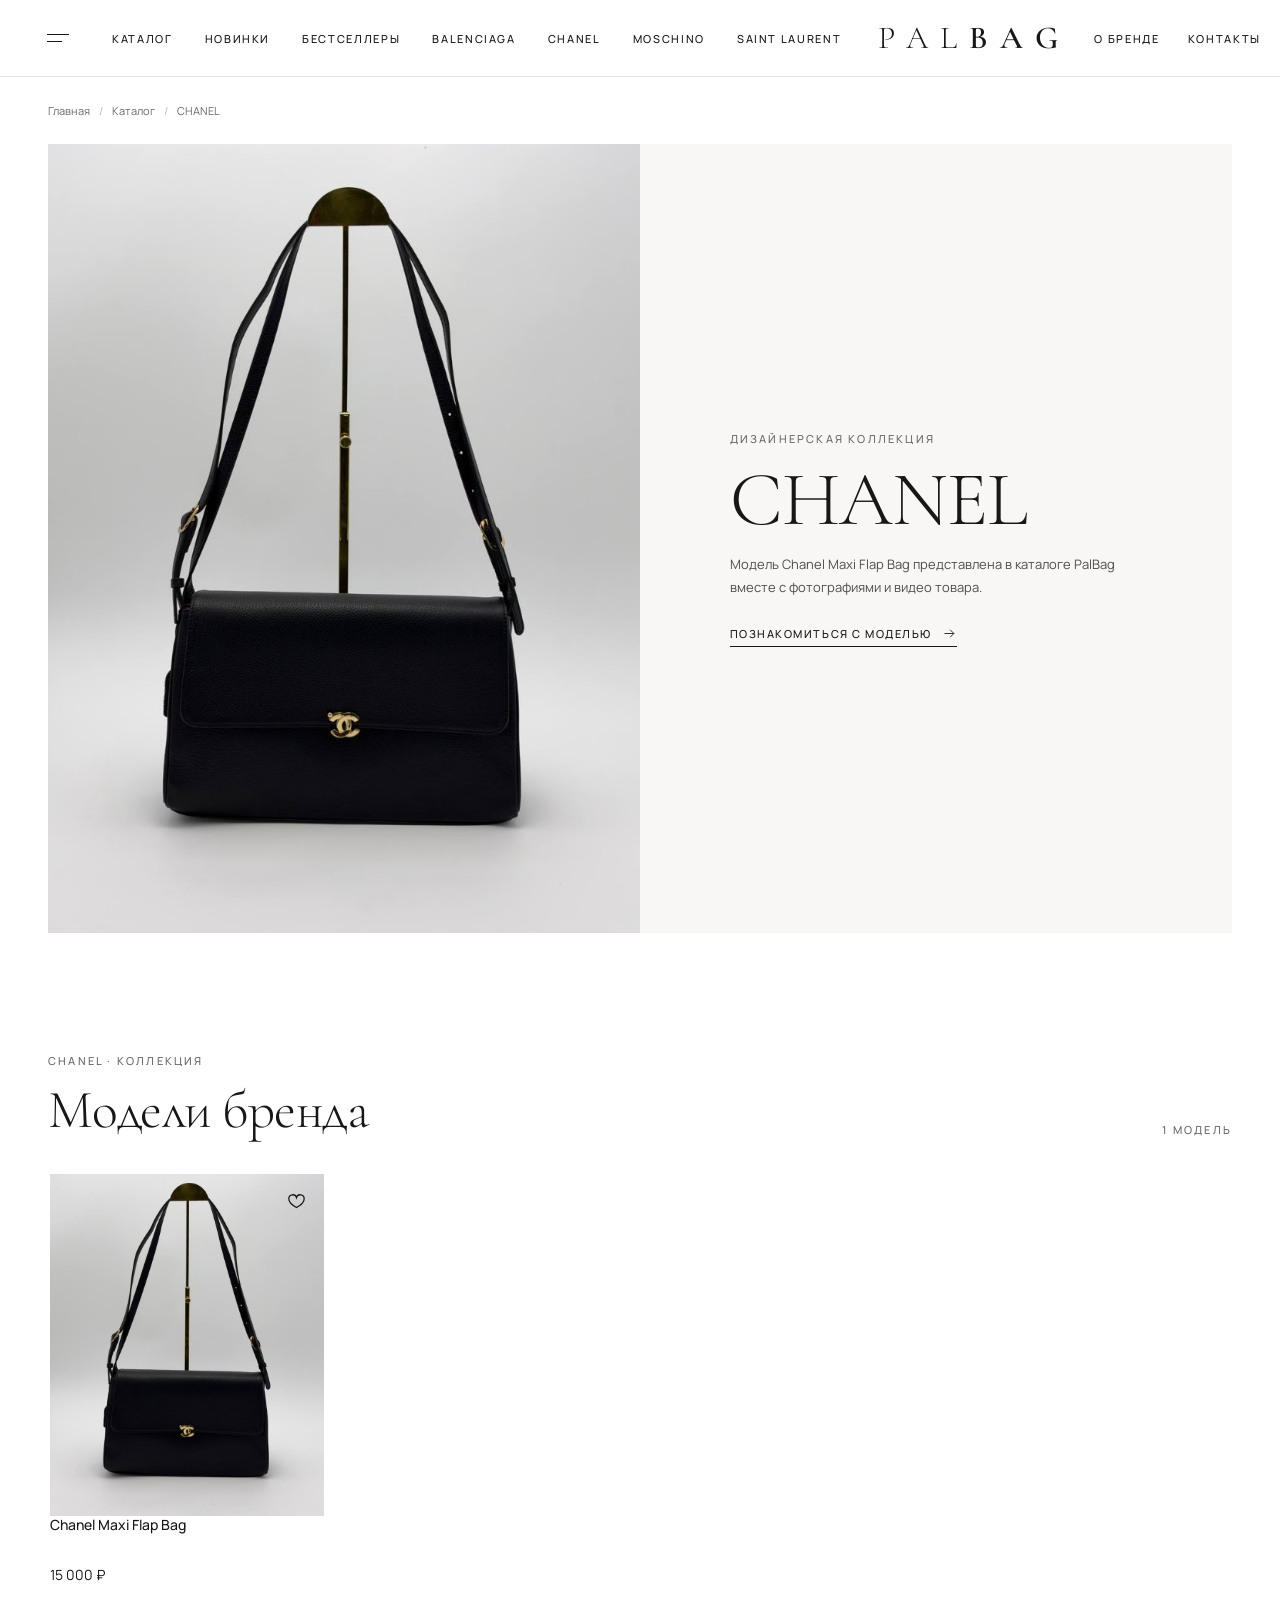
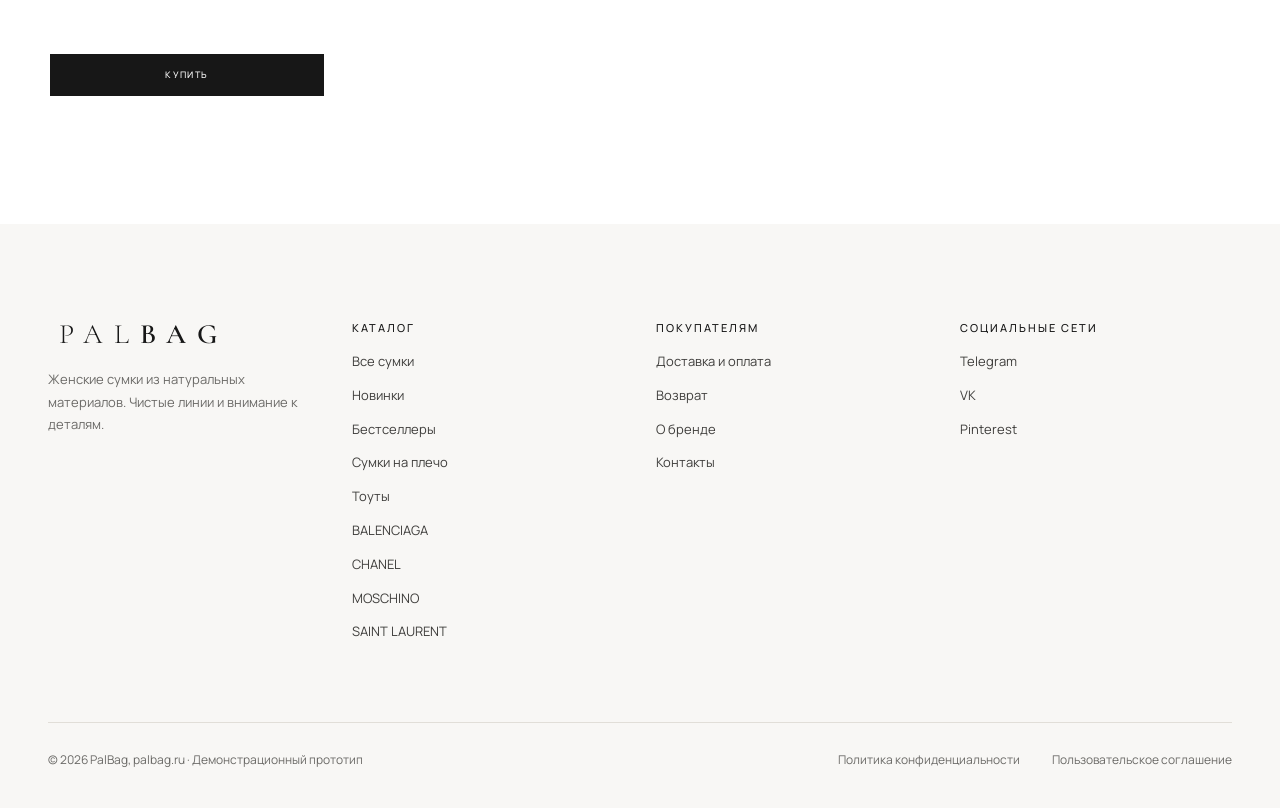
<file: chanel.html>
<!doctype html>
<html lang="ru">
  <head>
    <meta charset="utf-8">
    <meta name="viewport" content="width=device-width, initial-scale=1">
    <meta name="theme-color" content="#ffffff">


    <link rel="preconnect" href="https://fonts.googleapis.com">
    <link rel="preconnect" href="https://fonts.gstatic.com" crossorigin>
    <link href="https://fonts.googleapis.com/css2?family=Cormorant+Garamond:wght@300;400;500;600&family=Manrope:wght@300;400;500;600&display=swap" rel="stylesheet">
    <!-- PALBAG_SEO_START -->
    <title>Сумки CHANEL — Maxi Flap Bag | PALBAG</title>
    <meta name="description" content="Chanel Maxi Flap Bag в каталоге PALBAG: фотографии, видео и цена. Подробности о модели и способе покупки — на странице товара.">
    <meta name="robots" content="index,follow,max-image-preview:large">
    <link rel="canonical" href="https://swiftdev028.github.io/PalBag/chanel.html">
    <meta property="og:type" content="website">
    <meta property="og:site_name" content="PALBAG">
    <meta property="og:locale" content="ru_RU">
    <meta property="og:title" content="Сумки CHANEL — Maxi Flap Bag | PALBAG">
    <meta property="og:description" content="Chanel Maxi Flap Bag в каталоге PALBAG: фотографии, видео и цена. Подробности о модели и способе покупки — на странице товара.">
    <meta property="og:url" content="https://swiftdev028.github.io/PalBag/chanel.html">
    <meta property="og:image" content="https://swiftdev028.github.io/PalBag/assets/chanel/chanel-maxi-flap-01-front.jpeg">
    <meta property="og:image:alt" content="Сумки CHANEL — Maxi Flap Bag | PALBAG">
    <meta name="twitter:card" content="summary_large_image">
    <meta name="twitter:title" content="Сумки CHANEL — Maxi Flap Bag | PALBAG">
    <meta name="twitter:description" content="Chanel Maxi Flap Bag в каталоге PALBAG: фотографии, видео и цена. Подробности о модели и способе покупки — на странице товара.">
    <meta name="twitter:image" content="https://swiftdev028.github.io/PalBag/assets/chanel/chanel-maxi-flap-01-front.jpeg">
    <!-- PALBAG_SEO_END -->
    <link rel="stylesheet" href="css/site.css">
    <script defer src="js/products.js"></script>
    <script defer src="js/seo-config.js"></script>
    <script defer src="js/app.js"></script>
  </head>
  <body data-page="brand" data-brand="CHANEL">
    <header id="site-header"></header>
    <main id="main-content"></main>
    <footer id="site-footer"></footer>
    <div id="overlay-root"></div>
    <div id="toast" class="toast" role="status" aria-live="polite"></div>
  </body>
</html>
</file>
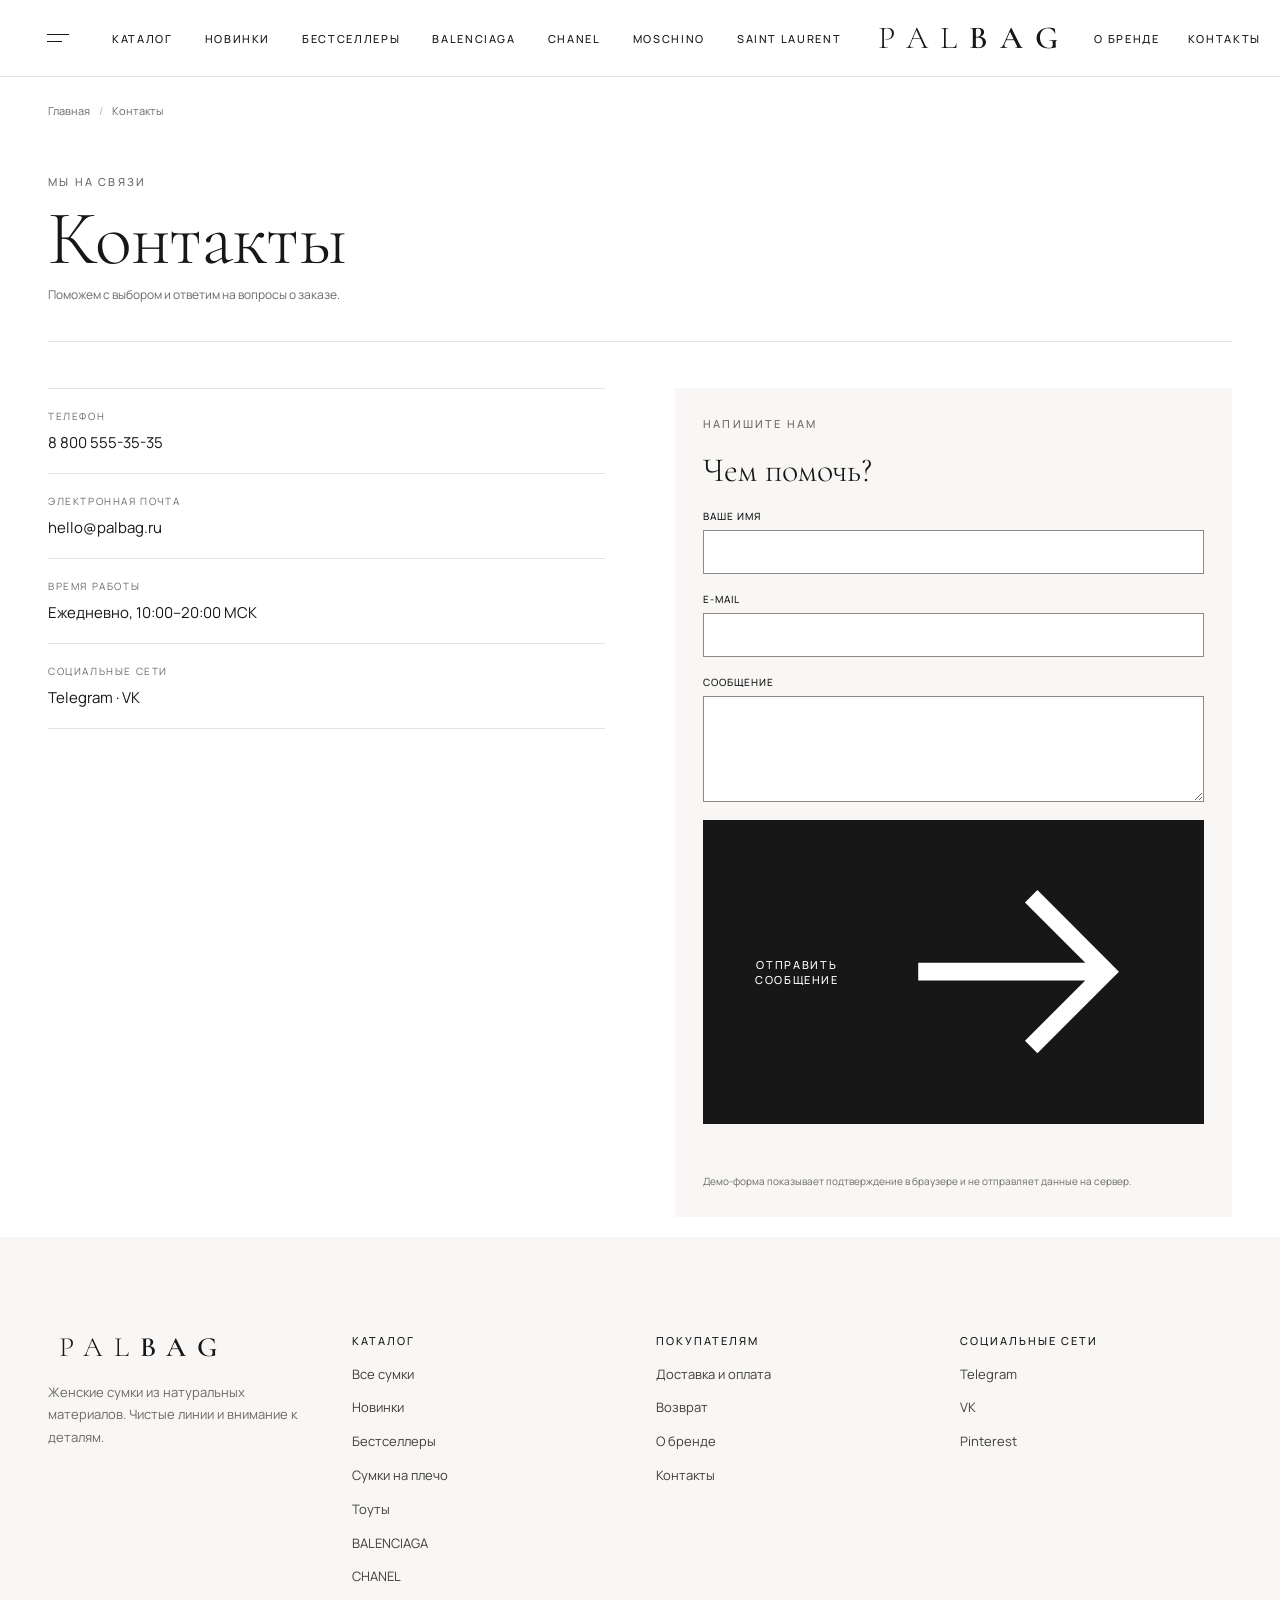
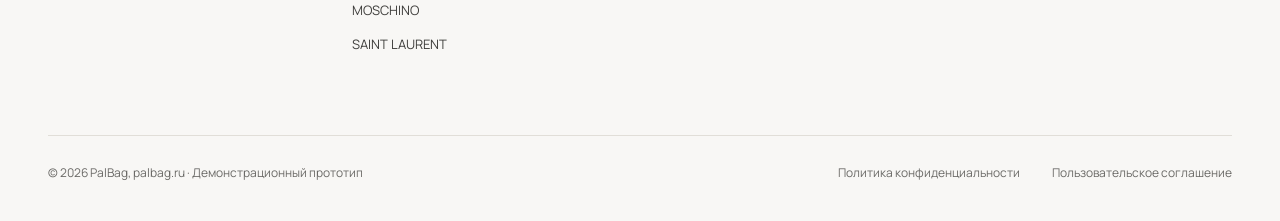
<file: contacts.html>
<!doctype html>
<html lang="ru">
  <head>
    <meta charset="utf-8">
    <meta name="viewport" content="width=device-width, initial-scale=1">
    <meta name="theme-color" content="#ffffff">


    <link rel="preconnect" href="https://fonts.googleapis.com">
    <link rel="preconnect" href="https://fonts.gstatic.com" crossorigin>
    <link href="https://fonts.googleapis.com/css2?family=Cormorant+Garamond:wght@300;400;500;600&family=Manrope:wght@300;400;500;600&display=swap" rel="stylesheet">
    <!-- PALBAG_SEO_START -->
    <title>Контакты PALBAG — вопросы по заказам и товарам</title>
    <meta name="description" content="Свяжитесь с PALBAG по вопросам товаров и заказов. Контактная информация и форма обратной связи представлены на сайте.">
    <meta name="robots" content="index,follow,max-image-preview:large">
    <link rel="canonical" href="https://swiftdev028.github.io/PalBag/contacts.html">
    <meta property="og:type" content="website">
    <meta property="og:site_name" content="PALBAG">
    <meta property="og:locale" content="ru_RU">
    <meta property="og:title" content="Контакты PALBAG — вопросы по заказам и товарам">
    <meta property="og:description" content="Свяжитесь с PALBAG по вопросам товаров и заказов. Контактная информация и форма обратной связи представлены на сайте.">
    <meta property="og:url" content="https://swiftdev028.github.io/PalBag/contacts.html">
    <meta property="og:image" content="https://swiftdev028.github.io/PalBag/assets/saint-laurent/ysl-soft-niki-01.jpeg">
    <meta property="og:image:alt" content="Контакты PALBAG — вопросы по заказам и товарам">
    <meta name="twitter:card" content="summary_large_image">
    <meta name="twitter:title" content="Контакты PALBAG — вопросы по заказам и товарам">
    <meta name="twitter:description" content="Свяжитесь с PALBAG по вопросам товаров и заказов. Контактная информация и форма обратной связи представлены на сайте.">
    <meta name="twitter:image" content="https://swiftdev028.github.io/PalBag/assets/saint-laurent/ysl-soft-niki-01.jpeg">
    <!-- PALBAG_SEO_END -->
    <link rel="stylesheet" href="css/site.css">
    <script defer src="js/products.js"></script>
    <script defer src="js/seo-config.js"></script>
    <script defer src="js/app.js"></script>
  </head>
  <body data-page="contacts">
    <header id="site-header"></header>
    <main id="main-content"></main>
    <footer id="site-footer"></footer>
    <div id="overlay-root"></div>
    <div id="toast" class="toast" role="status" aria-live="polite"></div>
  </body>
</html>
</file>
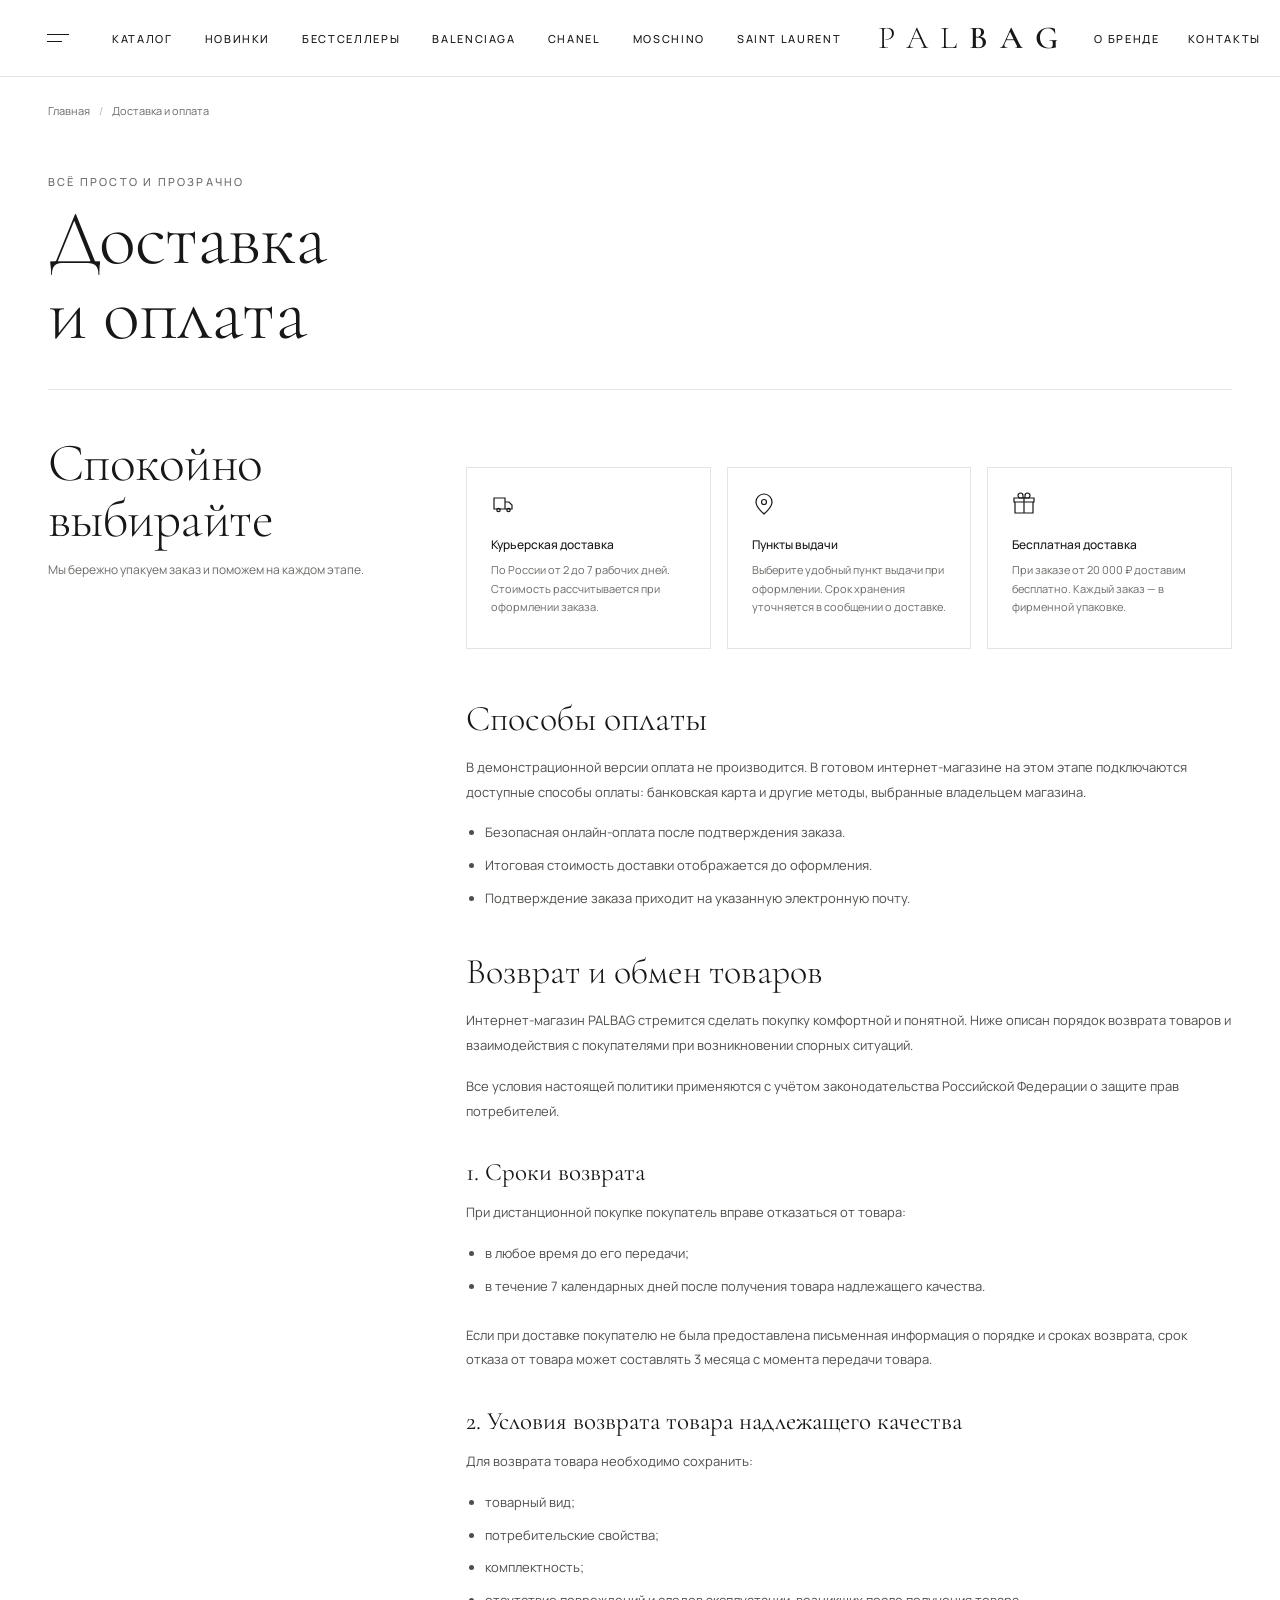
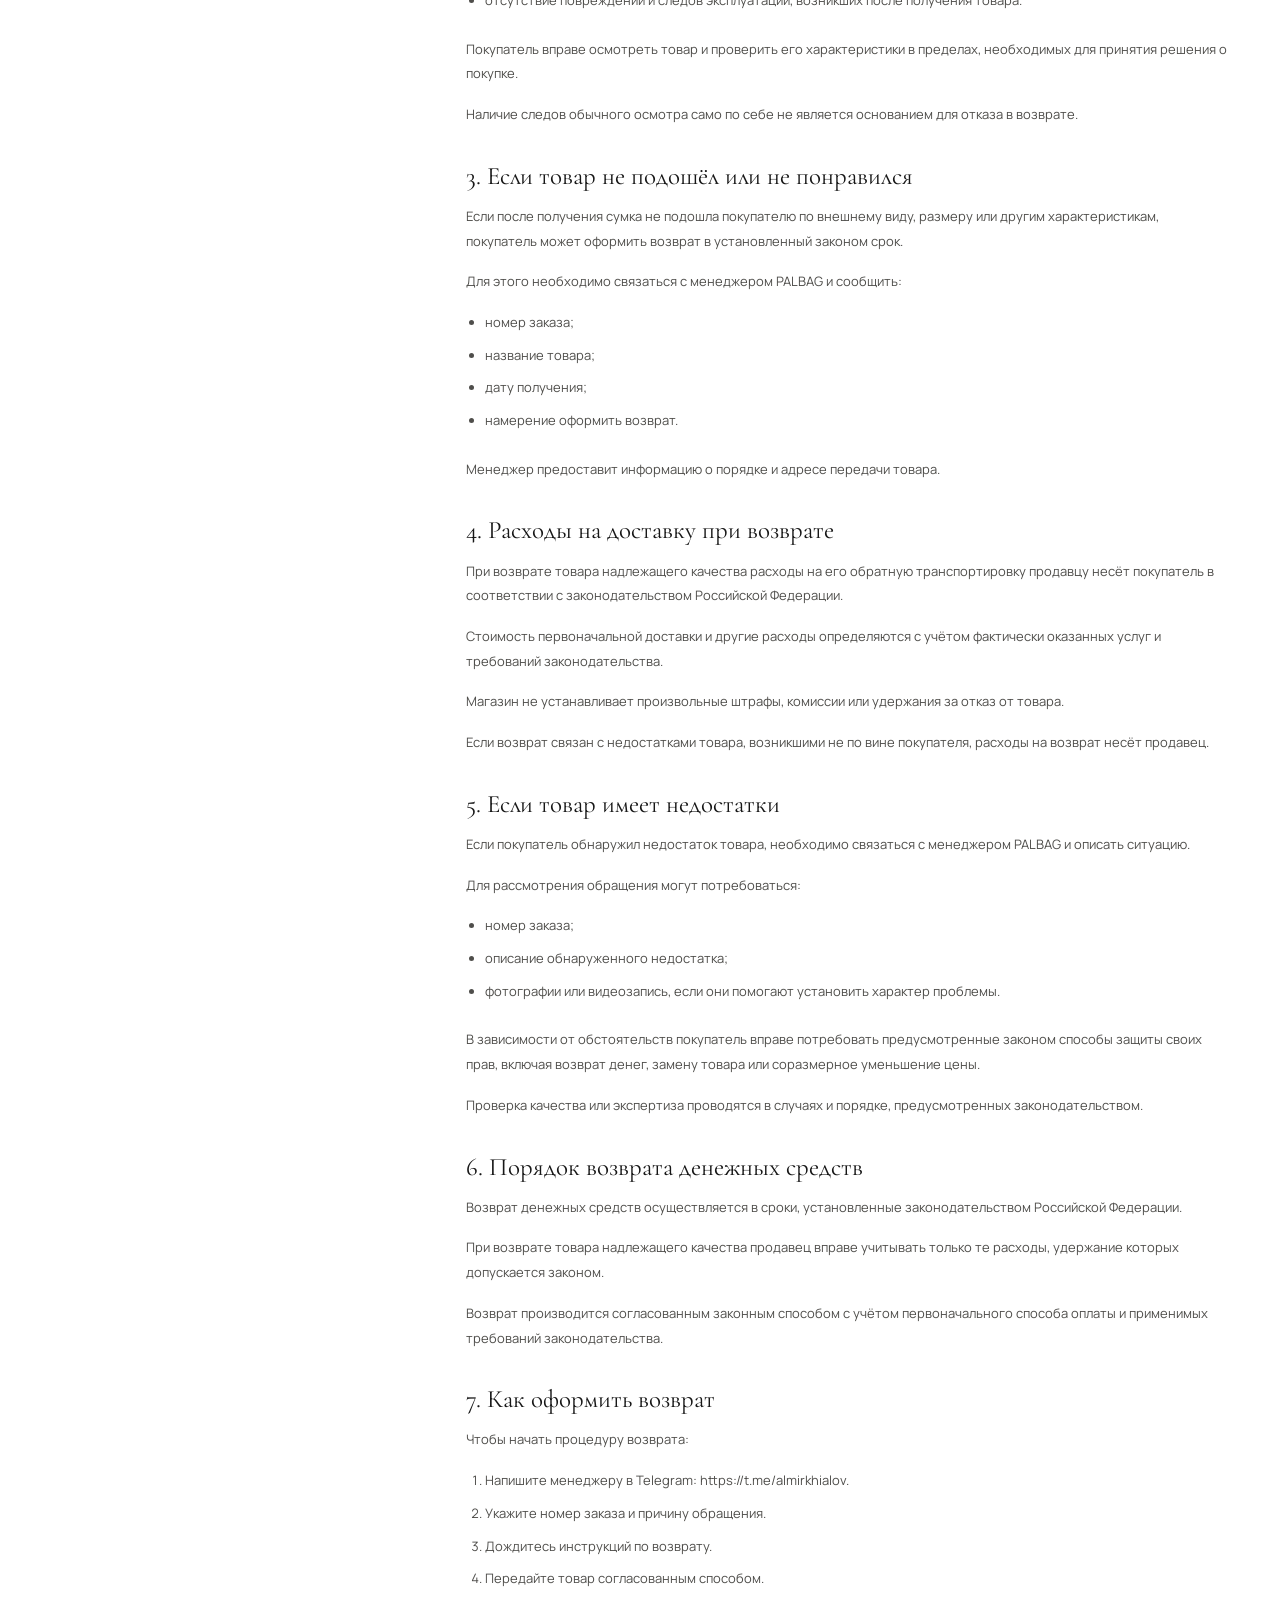
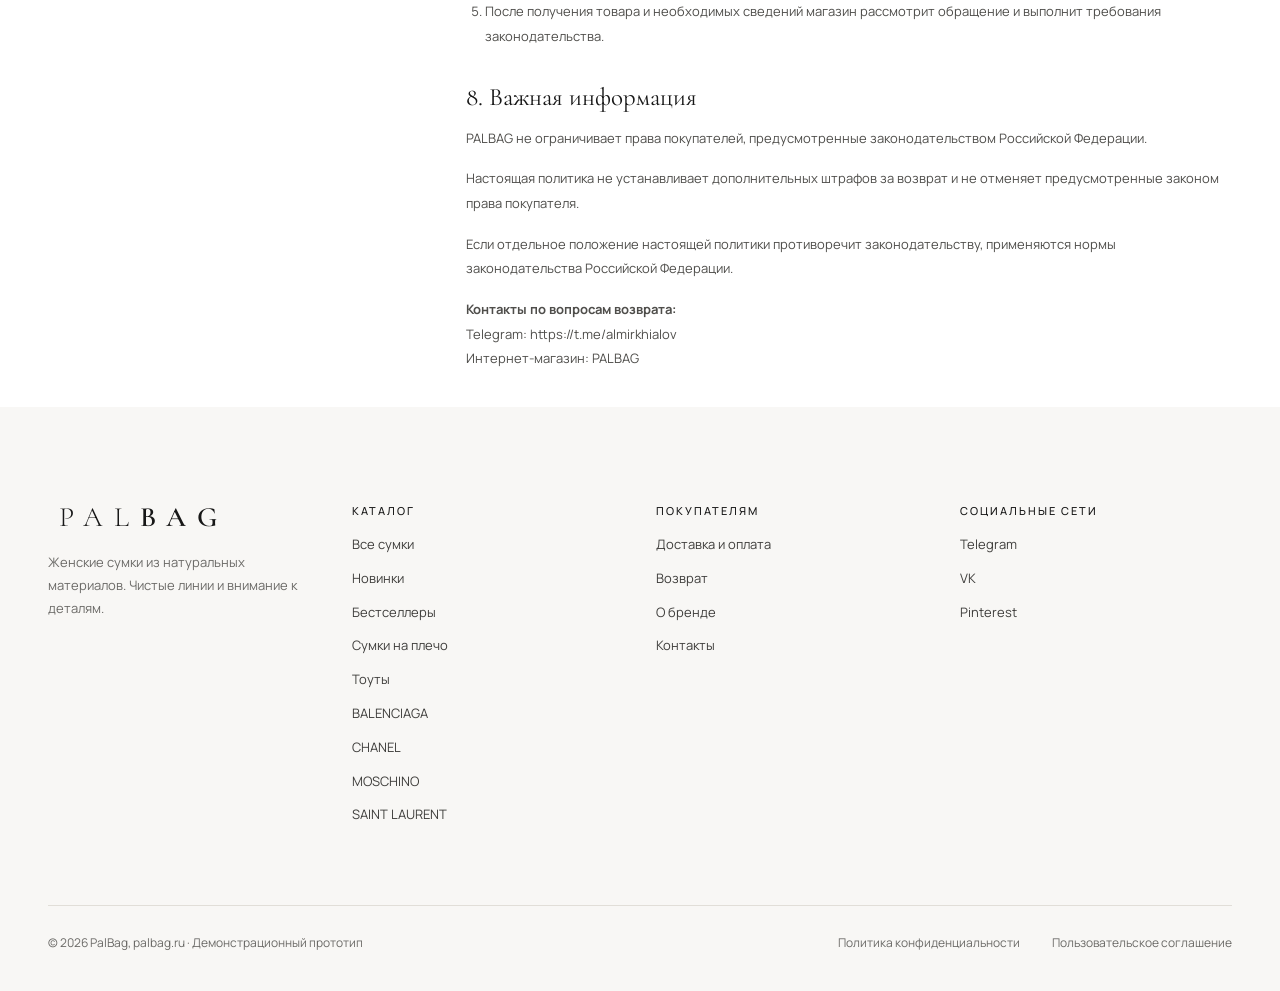
<file: delivery.html>
<!doctype html>
<html lang="ru">
  <head>
    <meta charset="utf-8">
    <meta name="viewport" content="width=device-width, initial-scale=1">
    <meta name="theme-color" content="#ffffff">


    <link rel="preconnect" href="https://fonts.googleapis.com">
    <link rel="preconnect" href="https://fonts.gstatic.com" crossorigin>
    <link href="https://fonts.googleapis.com/css2?family=Cormorant+Garamond:wght@300;400;500;600&family=Manrope:wght@300;400;500;600&display=swap" rel="stylesheet">
    <!-- PALBAG_SEO_START -->
    <title>Доставка, оплата и возврат — PALBAG</title>
    <meta name="description" content="Информация о доставке, оплате и возврате товаров PALBAG. Ознакомьтесь со сроками, условиями и порядком обращения по вопросам заказа.">
    <meta name="robots" content="index,follow,max-image-preview:large">
    <link rel="canonical" href="https://swiftdev028.github.io/PalBag/delivery.html">
    <meta property="og:type" content="website">
    <meta property="og:site_name" content="PALBAG">
    <meta property="og:locale" content="ru_RU">
    <meta property="og:title" content="Доставка, оплата и возврат — PALBAG">
    <meta property="og:description" content="Информация о доставке, оплате и возврате товаров PALBAG. Ознакомьтесь со сроками, условиями и порядком обращения по вопросам заказа.">
    <meta property="og:url" content="https://swiftdev028.github.io/PalBag/delivery.html">
    <meta property="og:image" content="https://swiftdev028.github.io/PalBag/assets/moschino/moschino-tie-me-01-front.jpeg">
    <meta property="og:image:alt" content="Доставка, оплата и возврат — PALBAG">
    <meta name="twitter:card" content="summary_large_image">
    <meta name="twitter:title" content="Доставка, оплата и возврат — PALBAG">
    <meta name="twitter:description" content="Информация о доставке, оплате и возврате товаров PALBAG. Ознакомьтесь со сроками, условиями и порядком обращения по вопросам заказа.">
    <meta name="twitter:image" content="https://swiftdev028.github.io/PalBag/assets/moschino/moschino-tie-me-01-front.jpeg">
    <!-- PALBAG_SEO_END -->
    <link rel="stylesheet" href="css/site.css">
    <script defer src="js/products.js"></script>
    <script defer src="js/seo-config.js"></script>
    <script defer src="js/app.js"></script>
  </head>
  <body data-page="delivery">
    <header id="site-header"></header>
    <main id="main-content"></main>
    <footer id="site-footer"></footer>
    <div id="overlay-root"></div>
    <div id="toast" class="toast" role="status" aria-live="polite"></div>
  </body>
</html>
</file>
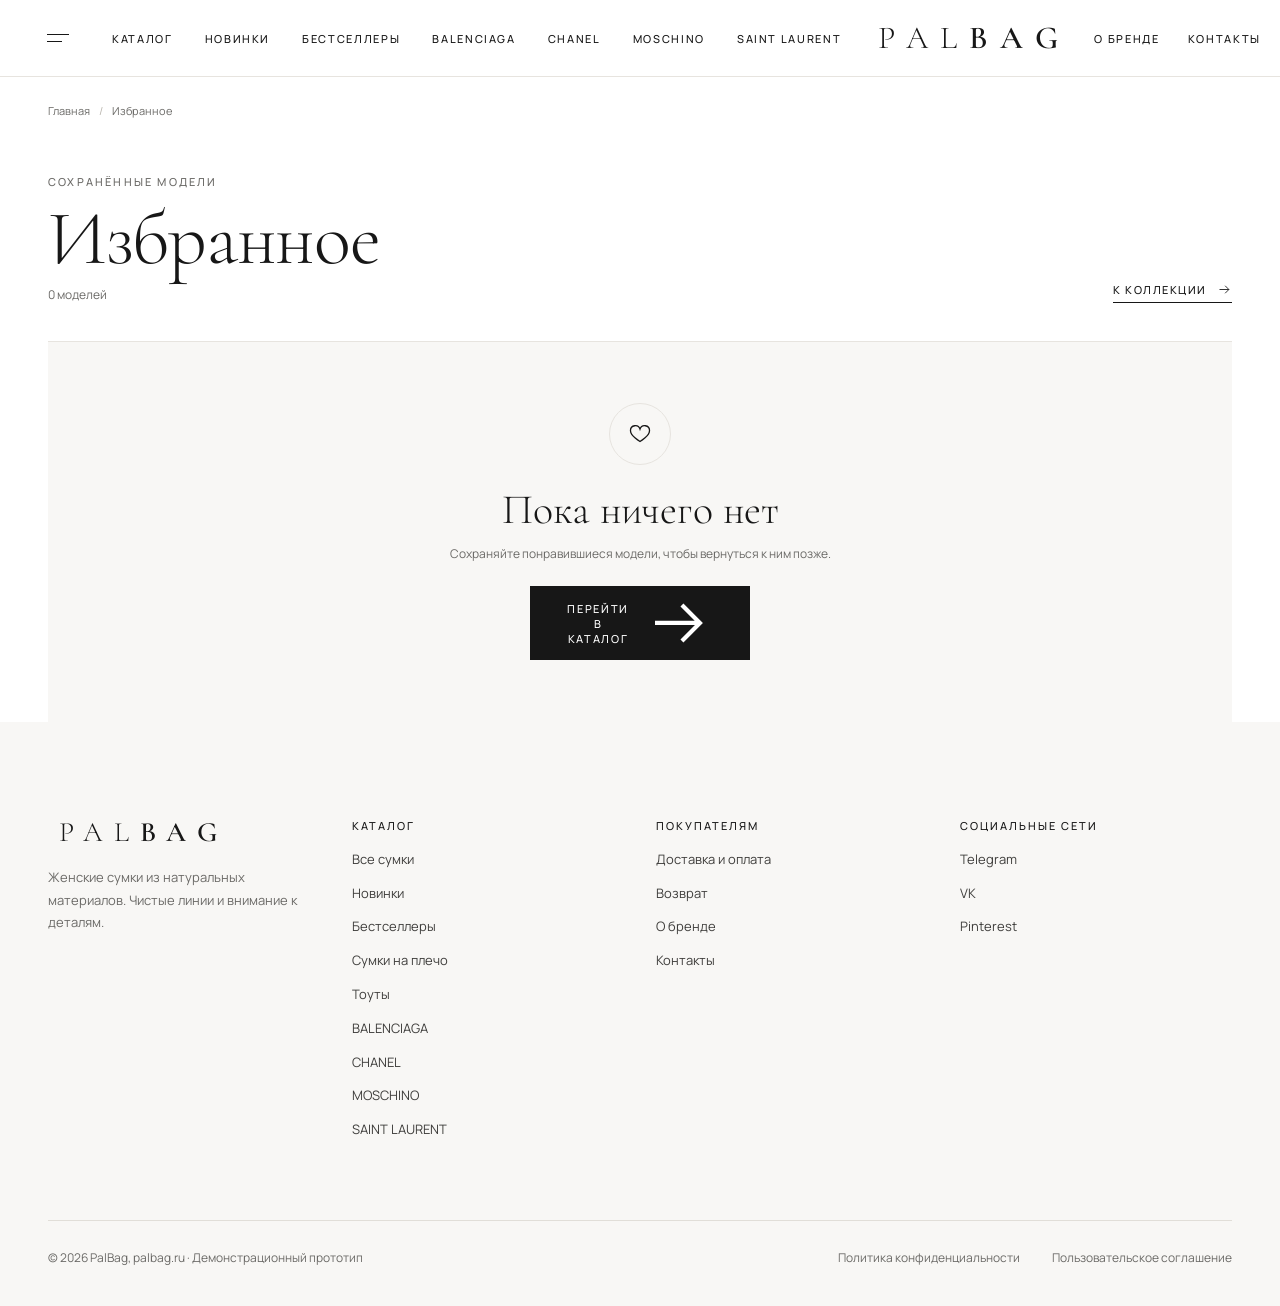
<file: favorites.html>
<!doctype html>
<html lang="ru">
  <head>
    <meta charset="utf-8">
    <meta name="viewport" content="width=device-width, initial-scale=1">
    <meta name="theme-color" content="#ffffff">


    <link rel="preconnect" href="https://fonts.googleapis.com">
    <link rel="preconnect" href="https://fonts.gstatic.com" crossorigin>
    <link href="https://fonts.googleapis.com/css2?family=Cormorant+Garamond:wght@300;400;500;600&family=Manrope:wght@300;400;500;600&display=swap" rel="stylesheet">
    <!-- PALBAG_SEO_START -->
    <title>Избранное — PALBAG</title>
    <meta name="description" content="Сохранённые товары PALBAG.">
    <meta name="robots" content="noindex,follow">
    <link rel="canonical" href="https://swiftdev028.github.io/PalBag/favorites.html">
    <meta property="og:type" content="website">
    <meta property="og:site_name" content="PALBAG">
    <meta property="og:locale" content="ru_RU">
    <meta property="og:title" content="Избранное — PALBAG">
    <meta property="og:description" content="Сохранённые товары PALBAG.">
    <meta property="og:url" content="https://swiftdev028.github.io/PalBag/favorites.html">
    <meta property="og:image" content="https://swiftdev028.github.io/PalBag/assets/balenciaga/lookbook-carry-all-01.jpg">
    <meta property="og:image:alt" content="Избранное — PALBAG">
    <meta name="twitter:card" content="summary_large_image">
    <meta name="twitter:title" content="Избранное — PALBAG">
    <meta name="twitter:description" content="Сохранённые товары PALBAG.">
    <meta name="twitter:image" content="https://swiftdev028.github.io/PalBag/assets/balenciaga/lookbook-carry-all-01.jpg">
    <!-- PALBAG_SEO_END -->
    <link rel="stylesheet" href="css/site.css">
    <script defer src="js/products.js"></script>
    <script defer src="js/seo-config.js"></script>
    <script defer src="js/app.js"></script>
  </head>
  <body data-page="favorites">
    <header id="site-header"></header>
    <main id="main-content"></main>
    <footer id="site-footer"></footer>
    <div id="overlay-root"></div>
    <div id="toast" class="toast" role="status" aria-live="polite"></div>
  </body>
</html>
</file>
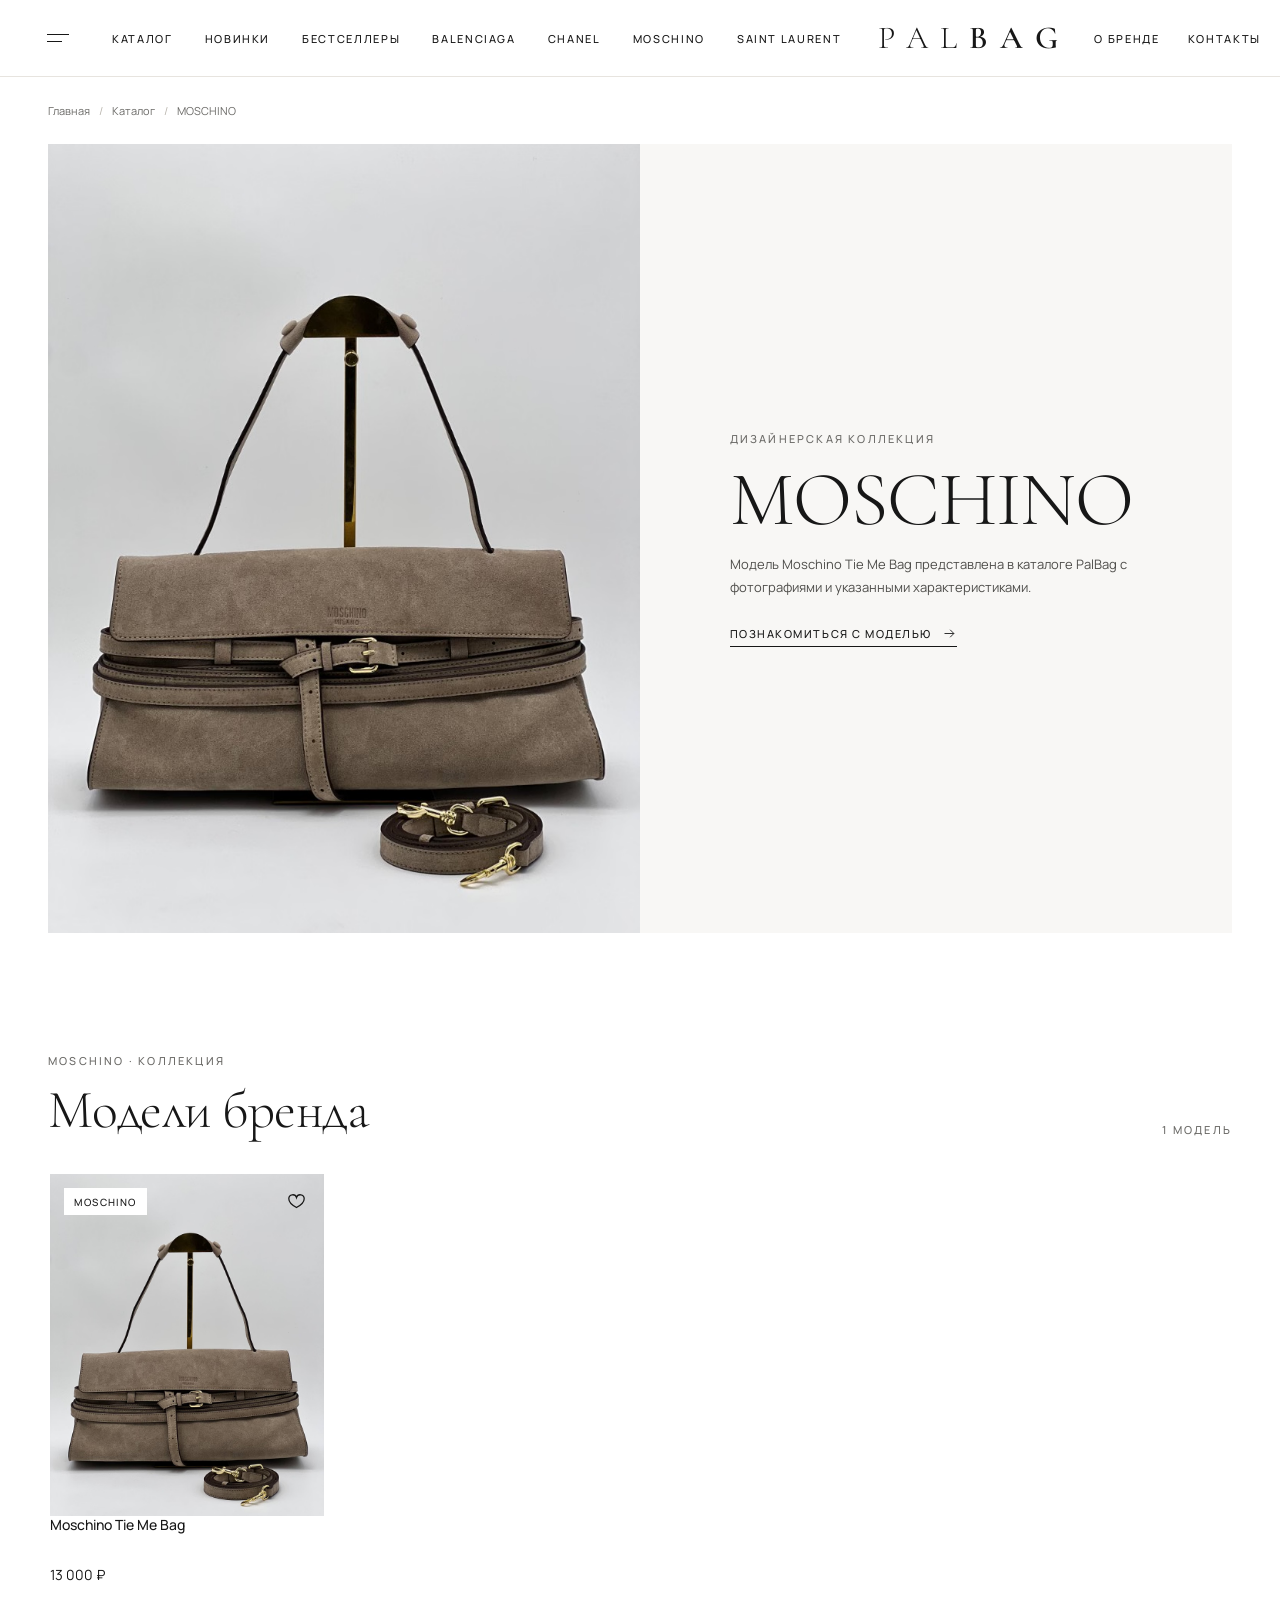
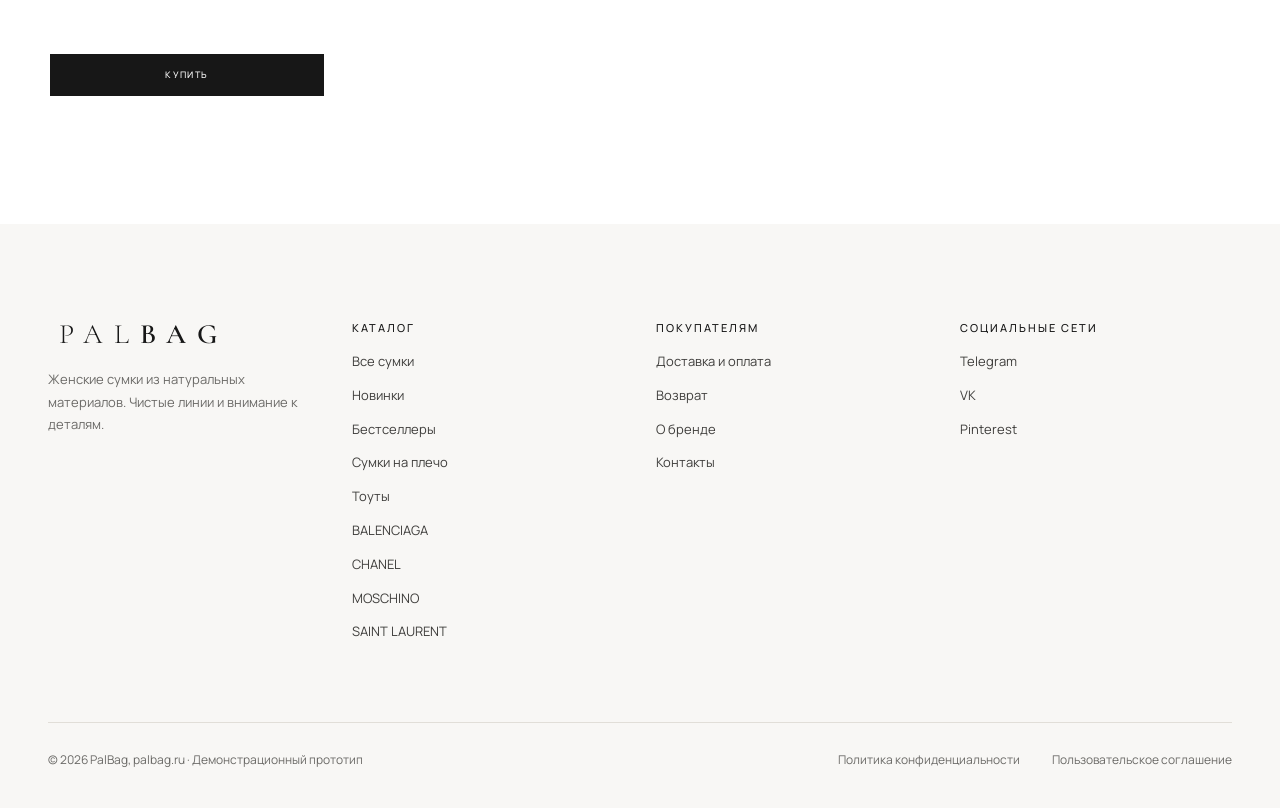
<file: moschino.html>
<!doctype html>
<html lang="ru">
  <head>
    <meta charset="utf-8">
    <meta name="viewport" content="width=device-width, initial-scale=1">
    <meta name="theme-color" content="#ffffff">


    <link rel="preconnect" href="https://fonts.googleapis.com">
    <link rel="preconnect" href="https://fonts.gstatic.com" crossorigin>
    <link href="https://fonts.googleapis.com/css2?family=Cormorant+Garamond:wght@300;400;500;600&family=Manrope:wght@300;400;500;600&display=swap" rel="stylesheet">
    <!-- PALBAG_SEO_START -->
    <title>Сумки MOSCHINO — Tie Me Bag | PALBAG</title>
    <meta name="description" content="Moschino Tie Me Bag из натуральной замши: фотографии, цена и указанные размеры. Смотрите модель в каталоге PALBAG.">
    <meta name="robots" content="index,follow,max-image-preview:large">
    <link rel="canonical" href="https://swiftdev028.github.io/PalBag/moschino.html">
    <meta property="og:type" content="website">
    <meta property="og:site_name" content="PALBAG">
    <meta property="og:locale" content="ru_RU">
    <meta property="og:title" content="Сумки MOSCHINO — Tie Me Bag | PALBAG">
    <meta property="og:description" content="Moschino Tie Me Bag из натуральной замши: фотографии, цена и указанные размеры. Смотрите модель в каталоге PALBAG.">
    <meta property="og:url" content="https://swiftdev028.github.io/PalBag/moschino.html">
    <meta property="og:image" content="https://swiftdev028.github.io/PalBag/assets/moschino/moschino-tie-me-01-front.jpeg">
    <meta property="og:image:alt" content="Сумки MOSCHINO — Tie Me Bag | PALBAG">
    <meta name="twitter:card" content="summary_large_image">
    <meta name="twitter:title" content="Сумки MOSCHINO — Tie Me Bag | PALBAG">
    <meta name="twitter:description" content="Moschino Tie Me Bag из натуральной замши: фотографии, цена и указанные размеры. Смотрите модель в каталоге PALBAG.">
    <meta name="twitter:image" content="https://swiftdev028.github.io/PalBag/assets/moschino/moschino-tie-me-01-front.jpeg">
    <!-- PALBAG_SEO_END -->
    <link rel="stylesheet" href="css/site.css">
    <script defer src="js/products.js"></script>
    <script defer src="js/seo-config.js"></script>
    <script defer src="js/app.js"></script>
  </head>
  <body data-page="brand" data-brand="MOSCHINO">
    <header id="site-header"></header>
    <main id="main-content"></main>
    <footer id="site-footer"></footer>
    <div id="overlay-root"></div>
    <div id="toast" class="toast" role="status" aria-live="polite"></div>
  </body>
</html>
</file>
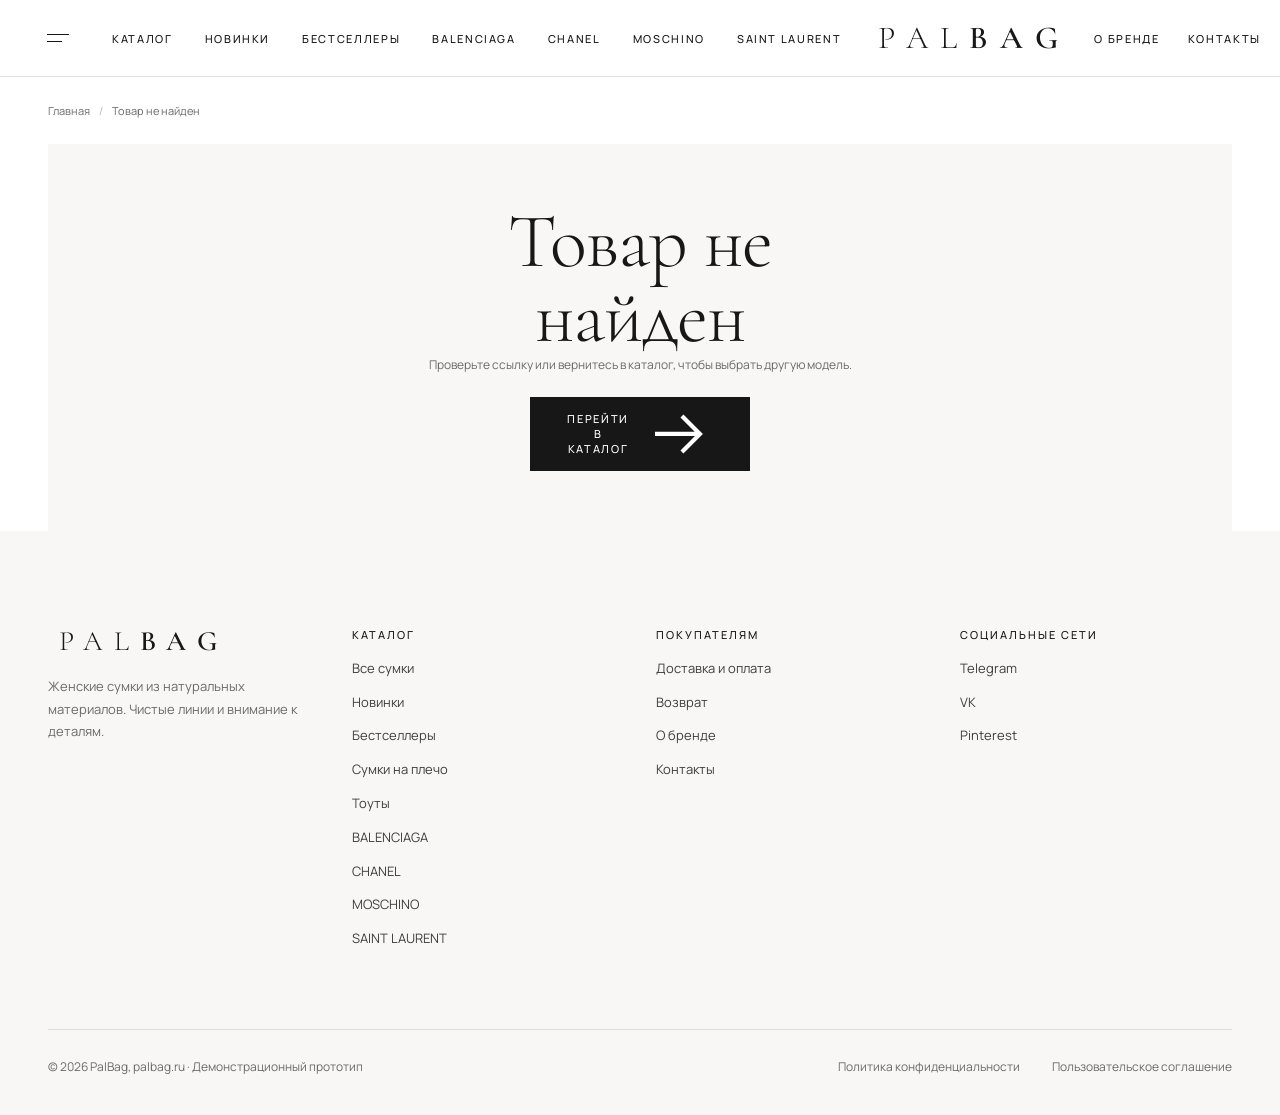
<file: product.html>
<!doctype html>
<html lang="ru">
  <head>
    <meta charset="utf-8">
    <meta name="viewport" content="width=device-width, initial-scale=1">
    <meta name="theme-color" content="#ffffff">


    <link rel="preconnect" href="https://fonts.googleapis.com">
    <link rel="preconnect" href="https://fonts.gstatic.com" crossorigin>
    <link href="https://fonts.googleapis.com/css2?family=Cormorant+Garamond:wght@300;400;500;600&family=Manrope:wght@300;400;500;600&display=swap" rel="stylesheet">
    <!-- PALBAG_SEO_START -->
    <title>Товары PALBAG — информация о моделях</title>
    <meta name="description" content="Карточки товаров PALBAG: фотографии, цены и указанные характеристики моделей.">
    <meta name="robots" content="index,follow,max-image-preview:large">
    <link rel="canonical" href="https://swiftdev028.github.io/PalBag/product.html">
    <meta property="og:type" content="website">
    <meta property="og:site_name" content="PALBAG">
    <meta property="og:locale" content="ru_RU">
    <meta property="og:title" content="Товары PALBAG — информация о моделях">
    <meta property="og:description" content="Карточки товаров PALBAG: фотографии, цены и указанные характеристики моделей.">
    <meta property="og:url" content="https://swiftdev028.github.io/PalBag/product.html">
    <meta property="og:image" content="https://swiftdev028.github.io/PalBag/assets/balenciaga/lookbook-carry-all-01.jpg">
    <meta property="og:image:alt" content="Товары PALBAG — информация о моделях">
    <meta name="twitter:card" content="summary_large_image">
    <meta name="twitter:title" content="Товары PALBAG — информация о моделях">
    <meta name="twitter:description" content="Карточки товаров PALBAG: фотографии, цены и указанные характеристики моделей.">
    <meta name="twitter:image" content="https://swiftdev028.github.io/PalBag/assets/balenciaga/lookbook-carry-all-01.jpg">
    <!-- PALBAG_SEO_END -->
    <link rel="stylesheet" href="css/site.css">
    <script defer src="js/products.js"></script>
    <script defer src="js/seo-config.js"></script>
    <script defer src="js/app.js"></script>
  </head>
  <body data-page="product">
    <header id="site-header"></header>
    <main id="main-content"></main>
    <footer id="site-footer"></footer>
    <div id="overlay-root"></div>
    <div id="toast" class="toast" role="status" aria-live="polite"></div>
  </body>
</html>
</file>
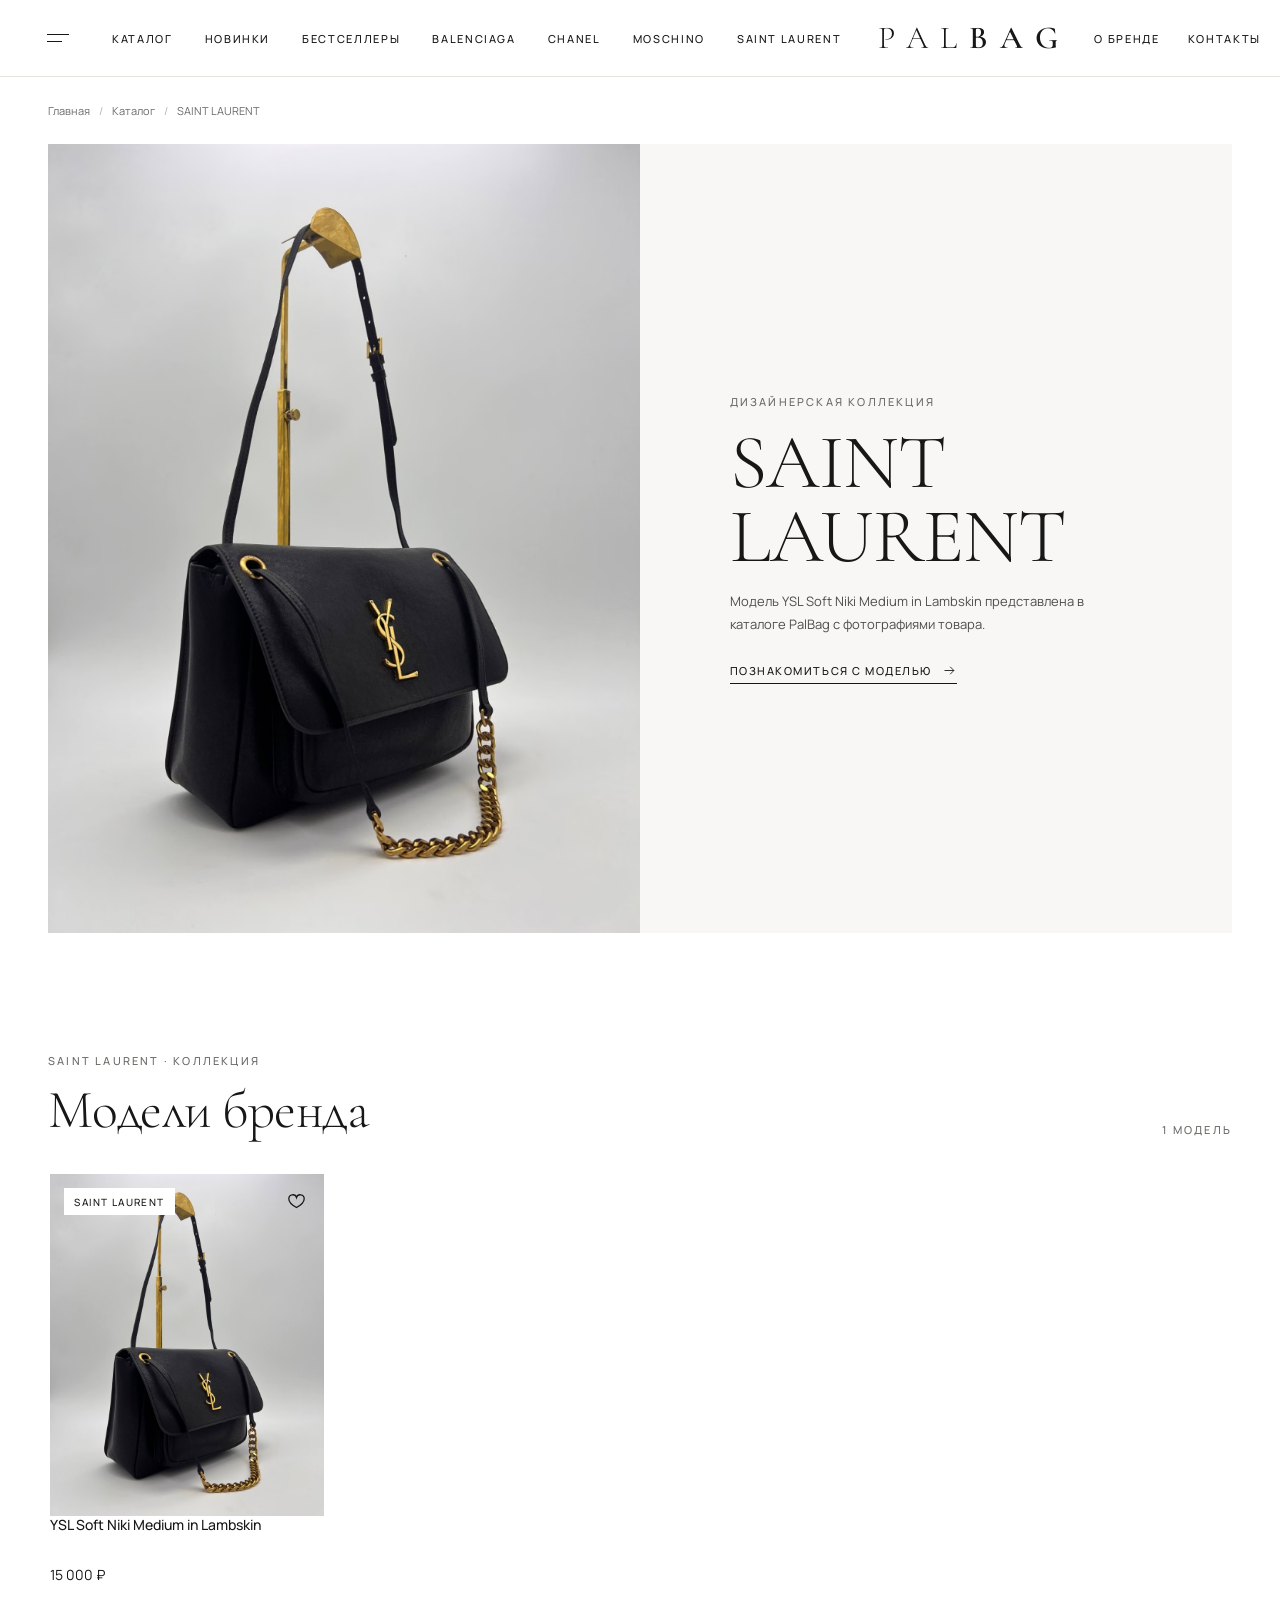
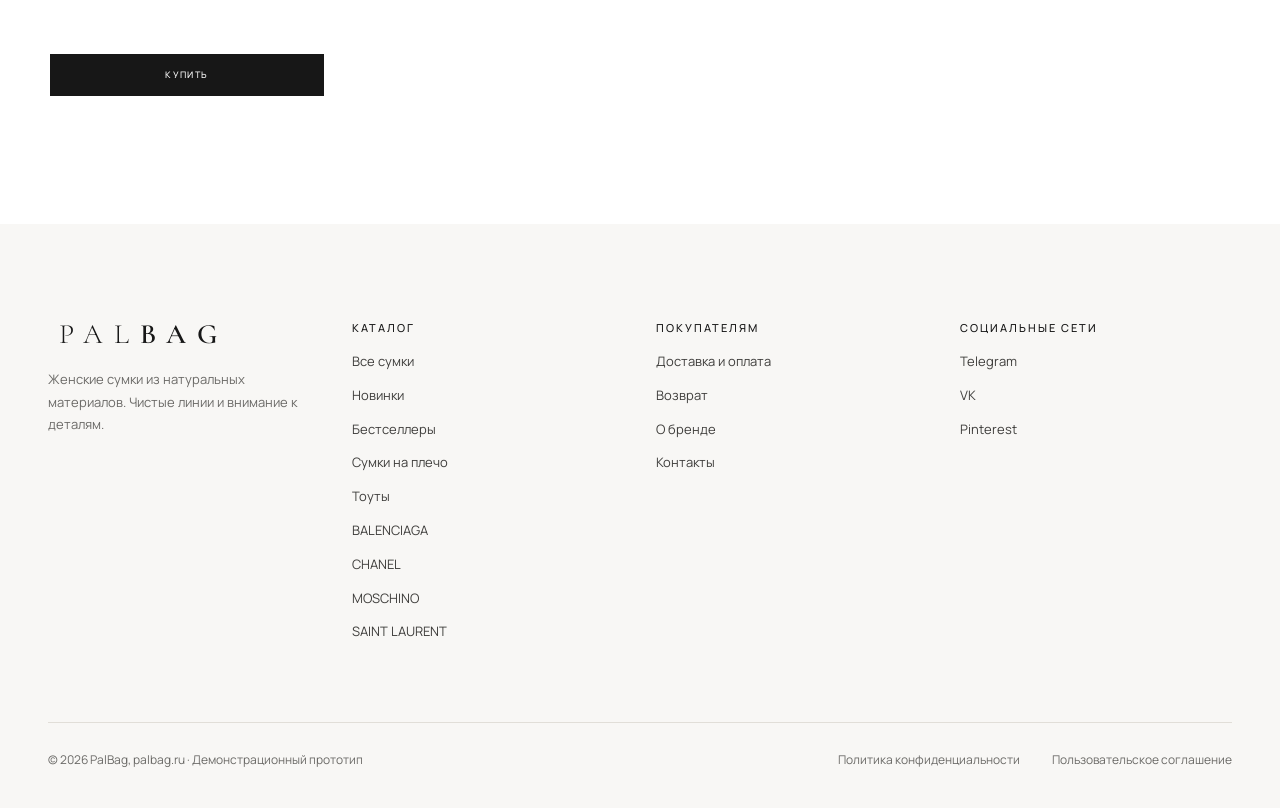
<file: saint-laurent.html>
<!doctype html>
<html lang="ru">
  <head>
    <meta charset="utf-8">
    <meta name="viewport" content="width=device-width, initial-scale=1">
    <meta name="theme-color" content="#ffffff">


    <link rel="preconnect" href="https://fonts.googleapis.com">
    <link rel="preconnect" href="https://fonts.gstatic.com" crossorigin>
    <link href="https://fonts.googleapis.com/css2?family=Cormorant+Garamond:wght@300;400;500;600&family=Manrope:wght@300;400;500;600&display=swap" rel="stylesheet">
    <!-- PALBAG_SEO_START -->
    <title>Сумки SAINT LAURENT — модели в каталоге PALBAG</title>
    <meta name="description" content="YSL Soft Niki Medium in Lambskin в каталоге PALBAG: фотографии, цена и информация о материале на странице товара.">
    <meta name="robots" content="index,follow,max-image-preview:large">
    <link rel="canonical" href="https://swiftdev028.github.io/PalBag/saint-laurent.html">
    <meta property="og:type" content="website">
    <meta property="og:site_name" content="PALBAG">
    <meta property="og:locale" content="ru_RU">
    <meta property="og:title" content="Сумки SAINT LAURENT — модели в каталоге PALBAG">
    <meta property="og:description" content="YSL Soft Niki Medium in Lambskin в каталоге PALBAG: фотографии, цена и информация о материале на странице товара.">
    <meta property="og:url" content="https://swiftdev028.github.io/PalBag/saint-laurent.html">
    <meta property="og:image" content="https://swiftdev028.github.io/PalBag/assets/saint-laurent/ysl-soft-niki-01.jpeg">
    <meta property="og:image:alt" content="Сумки SAINT LAURENT — модели в каталоге PALBAG">
    <meta name="twitter:card" content="summary_large_image">
    <meta name="twitter:title" content="Сумки SAINT LAURENT — модели в каталоге PALBAG">
    <meta name="twitter:description" content="YSL Soft Niki Medium in Lambskin в каталоге PALBAG: фотографии, цена и информация о материале на странице товара.">
    <meta name="twitter:image" content="https://swiftdev028.github.io/PalBag/assets/saint-laurent/ysl-soft-niki-01.jpeg">
    <!-- PALBAG_SEO_END -->
    <link rel="stylesheet" href="css/site.css">
    <script defer src="js/products.js"></script>
    <script defer src="js/seo-config.js"></script>
    <script defer src="js/app.js"></script>
  </head>
  <body data-page="brand" data-brand="SAINT LAURENT">
    <header id="site-header"></header>
    <main id="main-content"></main>
    <footer id="site-footer"></footer>
    <div id="overlay-root"></div>
    <div id="toast" class="toast" role="status" aria-live="polite"></div>
  </body>
</html>
</file>
<file: css/site.css>
:root {
  color-scheme: light;
  --ink: #171717;
  --mute: #6b6a67;
  --line: #e7e4df;
  --milk: #f8f7f5;
  --field: #8f8b84;
  --success: #3f7d58;
  --error: #a3352b;
  --serif: "Cormorant Garamond", "Times New Roman", serif;
  --sans: "Manrope", system-ui, -apple-system, sans-serif;
  --wrap: 1344px;
  --gutter: 48px;
  --ease: cubic-bezier(.22, .61, .36, 1);
}

* { box-sizing: border-box; }
html { scroll-behavior: smooth; }
body {
  margin: 0;
  color: var(--ink);
  background: #fff;
  font-family: var(--sans);
  font-size: 14px;
  -webkit-font-smoothing: antialiased;
}
body.is-locked { overflow: hidden; }
img, svg { display: block; }
button, input, select, textarea { font: inherit; }
button, a, select { -webkit-tap-highlight-color: transparent; }
button { color: inherit; }
a { color: inherit; text-decoration: none; }
button:focus-visible, a:focus-visible, input:focus-visible, select:focus-visible, textarea:focus-visible {
  outline: 2px solid var(--ink);
  outline-offset: 4px;
}
::selection { color: #fff; background: var(--ink); }

.wrap { width: min(100% - var(--gutter) * 2, var(--wrap)); margin-inline: auto; }
.eyebrow {
  color: var(--mute);
  font-size: 11px;
  font-weight: 500;
  letter-spacing: .2em;
  line-height: 1.5;
  text-transform: uppercase;
}
.serif { font-family: var(--serif); font-weight: 300; }
.display {
  margin: 0;
  font-family: var(--serif);
  font-size: clamp(56px, 7vw, 96px);
  font-weight: 300;
  letter-spacing: -.015em;
  line-height: .96;
}
.page-title {
  margin: 0;
  font-family: var(--serif);
  font-size: clamp(48px, 6vw, 80px);
  font-weight: 300;
  letter-spacing: -.012em;
  line-height: .98;
}
.section-title {
  margin: 0;
  font-family: var(--serif);
  font-size: clamp(38px, 4.2vw, 56px);
  font-weight: 300;
  letter-spacing: -.01em;
  line-height: 1.05;
}
.lead { max-width: 580px; color: #3f3e3c; font-size: 15px; line-height: 1.8; }
.muted { color: var(--mute); }
.section { padding-block: 160px; }
.section--compact { padding-block: 96px; }
.section-head { display: flex; align-items: end; justify-content: space-between; gap: 24px; margin-bottom: 36px; }
.section-head__copy { display: grid; gap: 12px; }
.text-link {
  display: inline-flex;
  align-items: center;
  gap: 10px;
  width: fit-content;
  padding-bottom: 5px;
  border-bottom: 1px solid currentColor;
  font-size: 11px;
  font-weight: 500;
  letter-spacing: .14em;
  text-transform: uppercase;
  transition: opacity .4s ease;
}
.text-link:hover { opacity: .58; }
.text-link svg { width: 15px; height: 15px; }
.button svg, .text-link svg, .newsletter-form button svg { fill: none; stroke: currentColor; stroke-width: 1.4; }

.button {
  display: inline-flex;
  min-height: 54px;
  align-items: center;
  justify-content: center;
  gap: 12px;
  padding: 0 34px;
  border: 1px solid var(--ink);
  background: var(--ink);
  color: #fff;
  cursor: pointer;
  font-size: 11px;
  font-weight: 500;
  letter-spacing: .15em;
  text-align: center;
  text-transform: uppercase;
  transition: color .45s ease, background .45s ease, border-color .45s ease;
}
.button:hover { background: #fff; color: var(--ink); }
.button:disabled { cursor: not-allowed; opacity: .5; }
.button--light { border-color: #fff; background: #fff; color: var(--ink); }
.button--light:hover { background: transparent; color: #fff; }
.button--outline { background: transparent; color: var(--ink); }
.button--outline:hover { background: var(--ink); color: #fff; }
.button--small { min-height: 44px; padding-inline: 20px; font-size: 10px; }
.icon-button {
  position: relative;
  display: inline-grid;
  width: 42px;
  height: 42px;
  flex: 0 0 auto;
  place-items: center;
  padding: 0;
  border: 0;
  background: transparent;
  cursor: pointer;
}
.icon-button svg { width: 21px; height: 21px; fill: none; stroke: currentColor; stroke-width: 1.45; }
.icon-button:hover { opacity: .58; }
.icon-button.is-active svg { fill: var(--ink); }
.icon-button.is-active svg path, .icon-button.is-active svg circle { stroke: var(--ink); }
.count-badge {
  position: absolute;
  top: 2px;
  right: 0;
  display: grid;
  min-width: 17px;
  height: 17px;
  place-items: center;
  padding-inline: 4px;
  border-radius: 50%;
  background: var(--ink);
  color: #fff;
  font-size: 9px;
  line-height: 1;
}
.count-badge[hidden] { display: none; }

/* Shared header, menu and footer */
.announcement {
  display: flex;
  min-height: 36px;
  align-items: center;
  justify-content: center;
  padding: 6px 16px;
  background: var(--ink);
  color: #fff;
  font-size: 12px;
  letter-spacing: .08em;
  text-align: center;
}
.site-header { position: sticky; z-index: 20; top: 0; border-bottom: 1px solid var(--line); background: #fff; transition: box-shadow .4s ease; }
.site-header--overlay { position: absolute; top: 36px; right: 0; left: 0; border-bottom: 0; background: transparent; }
.site-header.is-scrolled { box-shadow: 0 1px 0 var(--line); }
.header-main {
  display: grid;
  width: 100%;
  min-height: 76px;
  grid-template-columns: 1fr auto 1fr;
  align-items: center;
  gap: 24px;
  padding: 0 48px;
  transition: min-height .4s ease;
}
.site-header.is-scrolled .header-main { min-height: 62px; }
.header-left, .header-actions, .header-right { display: flex; align-items: center; }
.header-left { gap: 32px; }
.header-left { justify-self: start; }
.header-right { justify-self: end; gap: 22px; }
.header-actions { gap: 2px; margin-right: -10px; }
.header-left > a, .header-secondary > a {
  padding: 6px 0;
  font-size: 11px;
  font-weight: 500;
  letter-spacing: .15em;
  text-transform: uppercase;
  white-space: nowrap;
}
.header-secondary { display: flex; align-items: center; gap: 28px; }
.brand {
  display: inline-flex;
  align-items: baseline;
  justify-self: center;
  padding-left: .38em;
  font-family: var(--serif);
  font-size: 32px;
  font-weight: 300;
  letter-spacing: .38em;
  line-height: 1;
  white-space: nowrap;
}
.brand strong { font-weight: 600; }
.brand--small { font-size: 28px; }
.menu-trigger { display: flex; min-width: 44px; height: 44px; align-items: center; justify-content: center; gap: 12px; margin-left: -12px; padding: 0; border: 0; background: transparent; cursor: pointer; }
.menu-trigger__lines { display: grid; gap: 6px; width: 22px; }
.menu-trigger__lines span { height: 1px; background: currentColor; transition: transform .45s var(--ease), width .45s var(--ease); }
.menu-trigger__lines span:last-child { width: 15px; }
.menu-trigger[aria-expanded="true"] .menu-trigger__lines span:first-child { transform: translateY(3.5px) rotate(45deg); }
.menu-trigger[aria-expanded="true"] .menu-trigger__lines span:last-child { width: 22px; transform: translateY(-3.5px) rotate(-45deg); }
.menu-trigger__label { display: none; font-size: 10px; font-weight: 500; letter-spacing: .14em; text-transform: uppercase; }
.header-search { position: relative; }
.search-field { display: flex; align-items: center; border-bottom: 1px solid var(--line); }
.search-field input { width: 170px; height: 36px; padding: 0 6px; border: 0; background: transparent; outline: 0; font-size: 12px; }
.search-field input::placeholder { color: var(--mute); }
.search-field button { display: grid; width: 34px; height: 34px; place-items: center; border: 0; background: transparent; cursor: pointer; }
.search-field svg { width: 18px; height: 18px; fill: none; stroke: currentColor; stroke-width: 1.4; }
.header-desktop-search { display: block; }
.header-mobile-search { display: inline-grid; }
.site-header--overlay .header-main { background: transparent; }
.site-header--overlay .header-left > a, .site-header--overlay .header-secondary > a { color: var(--ink); }
.mobile-search-panel {
  position: absolute;
  z-index: 2;
  top: 100%;
  right: 0;
  left: 0;
  padding: 14px 48px;
  border-bottom: 1px solid var(--line);
  background: #fff;
}
.mobile-search-panel .search-field { width: min(100%, 520px); margin-inline: auto; }
.mobile-search-panel .search-field input { width: 100%; height: 44px; }
.header-menu {
  position: fixed;
  z-index: 22;
  inset: 0;
  display: grid;
  grid-template-columns: minmax(320px, .85fr) 1.15fr;
  visibility: hidden;
  background: #fff;
  opacity: 0;
  transition: opacity .55s ease, visibility .55s;
}
.header-menu.is-open { visibility: visible; opacity: 1; }
.menu-main { display: flex; flex-direction: column; justify-content: center; padding: 70px max(56px, calc((100vw - var(--wrap)) / 2)); }
.menu-close { position: absolute; top: 28px; left: max(42px, calc((100vw - var(--wrap)) / 2)); }
.menu-links { display: grid; gap: 8px; margin-top: 40px; }
.menu-links a {
  width: fit-content;
  font-family: var(--serif);
  font-size: clamp(38px, 5vw, 64px);
  font-weight: 300;
  line-height: 1.05;
  opacity: 0;
  transform: translateY(18px);
  transition: opacity .4s ease, transform .55s var(--ease);
}
.header-menu.is-open .menu-links a { opacity: 1; transform: none; }
.header-menu.is-open .menu-links a:nth-child(2) { transition-delay: .06s; }
.header-menu.is-open .menu-links a:nth-child(3) { transition-delay: .12s; }
.header-menu.is-open .menu-links a:nth-child(4) { transition-delay: .18s; }
.header-menu.is-open .menu-links a:nth-child(5) { transition-delay: .24s; }
.header-menu.is-open .menu-links a:nth-child(6) { transition-delay: .30s; }
.header-menu.is-open .menu-links a:nth-child(7) { transition-delay: .36s; }
.menu-links a:hover { color: var(--mute); }
.menu-aside { position: relative; display: flex; align-items: end; padding: 64px; overflow: hidden; background: #e9e3da; }
.menu-aside__art { position: absolute; inset: 0; }
.menu-aside__art img { width: 100%; height: 100%; object-fit: cover; object-position: center 42%; }
.menu-aside__copy { position: relative; z-index: 1; max-width: 320px; }
.menu-aside__copy p { margin: 10px 0 20px; font-family: var(--serif); font-size: 34px; line-height: 1.1; }
.footer { margin-top: 0; padding: 96px 0 40px; background: var(--milk); }
.footer-top { display: grid; grid-template-columns: repeat(4, minmax(0, 1fr)); gap: 48px 32px; padding-block: 0 80px; }
.footer-brand p { max-width: 260px; margin: 20px 0 0; color: var(--mute); font-size: 13px; line-height: 1.75; }
.footer-column { display: flex; flex-direction: column; align-items: start; gap: 13px; }
.footer-column h2 { margin: 0 0 3px; font-size: 11px; font-weight: 500; letter-spacing: .18em; text-transform: uppercase; }
.footer-column a, .footer-column span { color: #3f3e3c; font-size: 13px; line-height: 1.6; transition: color .3s ease; }
.footer-column a:hover { color: var(--ink); }
.footer-bottom { display: flex; flex-wrap: wrap; justify-content: space-between; gap: 16px 32px; padding-top: 28px; border-top: 1px solid #e1ded8; color: var(--mute); font-size: 12px; }
.footer-bottom > div { display: flex; flex-wrap: wrap; gap: 8px 32px; }
.footer-bottom a { color: var(--mute); }

/* Product photography and cards */
.responsive-picture { display: block; width: 100%; height: 100%; min-width: 0; }
.product-photo { display: block; width: 100%; height: 100%; object-fit: cover; }
.product-photo-picture { position: absolute; inset: 0; }
.product-photo-placeholder { display: grid; width: 100%; height: 100%; min-height: 100%; place-items: center; padding: 24px; background: #f1efeb; color: var(--mute); font-size: 11px; line-height: 1.6; text-align: center; }
.product-photo-placeholder span { max-width: 180px; }
.product-card { display: flex; width: 100%; max-width: min(318px, calc((100vw - 460px) / 3)); min-width: 0; flex-direction: column; justify-self: center; }
.product-card__visual { position: relative; display: block; aspect-ratio: 4 / 5; overflow: hidden; background: var(--milk); }
.product-card__image { position: absolute; inset: 0; display: block; overflow: hidden; }
.product-card__image > .product-photo-picture { position: absolute; inset: 0; }
.product-card__image > .product-photo-picture .product-photo { position: absolute; inset: 0; transition: transform .7s var(--ease); }
.product-card__image > .product-photo-placeholder { position: absolute; inset: 0; }
.product-card__alternate { position: absolute; inset: 0; display: block; opacity: 0; transition: opacity .7s ease; }
.product-card__alternate > .product-photo-picture { position: absolute; inset: 0; }
.product-card__visual:hover .product-card__alternate,
.product-card__visual:focus-within .product-card__alternate { opacity: 1; }
.product-card__visual:hover .product-card__image > .product-photo-picture .product-photo { transform: scale(1.03); }
.product-card__badge { position: absolute; z-index: 2; top: 14px; left: 14px; padding: 7px 10px 6px; background: #fff; font-size: 10px; font-weight: 500; letter-spacing: .14em; text-transform: uppercase; }
.product-card__favorite { position: absolute; z-index: 2; top: 6px; right: 6px; }
.product-card__actions { position: absolute; z-index: 2; right: 12px; bottom: 12px; left: 12px; display: flex; gap: 8px; opacity: 0; transform: translateY(12px); transition: opacity .5s ease, transform .5s ease; }
.product-card__visual:hover .product-card__actions,
.product-card__visual:focus-within .product-card__actions { opacity: 1; transform: none; }
.product-card__actions button { display: grid; min-width: 0; height: 46px; flex: 1; place-items: center; background: #fff; font-size: 10px; font-weight: 500; letter-spacing: .14em; text-transform: uppercase; }
.product-card__actions .product-card__quick-view { width: 46px; flex: 0 0 46px; }
.product-card__quick-view svg { width: 20px; height: 20px; fill: none; stroke: currentColor; stroke-width: 1.3; }
.product-card__info { display: grid; grid-template-rows: 40px 22px 48px; gap: 8px; padding-top: 0; }
.product-card--rated .product-card__info { grid-template-rows: 40px 18px 22px 48px; }
.product-card__buy { width: 100%; min-height: 42px; margin-top: 12px; padding-inline: 16px; font-size: 9px; }
.product-card__title-row { display: flex; min-width: 0; align-items: start; justify-content: space-between; gap: 12px; overflow: hidden; }
.product-card__name { display: -webkit-box; min-width: 0; flex: 1 1 auto; overflow: hidden; font-size: 14px; font-weight: 500; line-height: 1.35; -webkit-box-orient: vertical; -webkit-line-clamp: 2; }
.product-card__name:hover { text-decoration: underline; text-underline-offset: 4px; }
.product-card__rating { display: flex; min-width: 0; align-items: center; gap: 7px; overflow: hidden; color: var(--mute); font-size: 10px; line-height: 1; white-space: nowrap; }
.product-card__rating .product-rating__stars { font-size: 10px; letter-spacing: .02em; }
.product-card__rating .product-rating__value { display: flex; min-width: 0; align-items: center; gap: 5px; }
.product-card__rating .product-rating__value strong { color: var(--ink); font-size: inherit; font-weight: 500; }
.product-card__price { display: block; min-width: 0; overflow: hidden; align-self: center; text-overflow: ellipsis; white-space: nowrap; font-size: 14px; }
.product-card__meta { display: flex; align-items: center; gap: 6px; }
.product-card__swatches { display: flex; align-items: center; gap: 6px; }
.swatch {
  display: inline-block;
  width: 13px;
  height: 13px;
  flex: 0 0 auto;
  padding: 0;
  border: 1px solid rgba(23,23,23,.18);
  border-radius: 50%;
  background: var(--swatch);
}
.swatch--large { width: 27px; height: 27px; cursor: pointer; }
.swatch--selected { outline: 1px solid var(--ink); outline-offset: 3px; }
.product-card__notes { display: flex; height: 48px; flex-direction: column; overflow: hidden; }
.product-card__note { display: -webkit-box; overflow: hidden; color: var(--mute); font-size: 11px; line-height: 16px; -webkit-box-orient: vertical; -webkit-line-clamp: 2; }
.product-card__note--label { white-space: nowrap; -webkit-line-clamp: 1; }
.product-grid { display: grid; grid-template-columns: repeat(4, minmax(0, 1fr)); gap: 46px 24px; }
.category-grid { display: grid; grid-template-columns: repeat(3, minmax(0, 1fr)); gap: 56px 24px; }
.category-card { display: flex; min-width: 0; flex-direction: column; gap: 20px; }
.category-card--offset { margin-top: 72px; }
.category-card > .responsive-picture { aspect-ratio: 4 / 5; }
.category-card__image { display: block; width: 100%; height: 100%; aspect-ratio: 4 / 5; object-fit: cover; background: var(--milk); transition: transform .7s var(--ease); }
.category-card:hover .category-card__image:not(.category-card__image--placeholder) { transform: scale(1.02); }
.category-card__image--placeholder { display: grid; place-items: center; padding: 24px; color: var(--mute); font-size: 11px; line-height: 1.6; text-align: center; }
.category-card__label { display: flex; align-items: baseline; justify-content: space-between; gap: 12px; font-family: var(--serif); font-size: 34px; font-weight: 400; line-height: 1.1; }
.category-card__label span:last-child { color: var(--ink); font-family: var(--sans); font-size: 12px; font-weight: 500; letter-spacing: .14em; }
.sale-price { color: var(--mute); font-size: 11px; text-decoration: line-through; }

/* Home page */
.hero { position: relative; width: 100%; margin: 0; overflow: hidden; background: #efe9e0; }
.hero-track { position: relative; height: 800px; }
.hero-slide { position: absolute; inset: 0; display: block; height: 100%; min-height: 0; opacity: 0; pointer-events: none; transition: opacity 1.2s ease; }
.hero-slide:first-child { position: relative; }
.hero-slide.is-active { opacity: 1; pointer-events: auto; }
.hero-slide:not(.is-active) .hero-copy { visibility: hidden; }
.hero-slide.is-active .hero-copy { animation: hero-copy-in .3s ease both; }
@keyframes hero-copy-in { from { opacity: 0; transform: translateY(8px); } to { opacity: 1; transform: translateY(0); } }
.hero-copy { position: absolute; z-index: 1; bottom: 176px; left: 48px; display: flex; width: min(560px, 44%); flex-direction: column; align-items: start; gap: 28px; }
.hero-copy .eyebrow { color: #4a4947; }
.hero-copy .display { max-width: 560px; margin: 0; font-size: 92px; letter-spacing: -.01em; line-height: .98; }
.hero-copy .lead { max-width: 380px; margin: 0; color: #3f3e3c; font-size: 16px; line-height: 1.6; }
.hero-copy .button { min-height: 54px; padding-inline: 40px; }
.hero-art { position: absolute; top: 0; right: 0; width: 60%; height: 100%; }
.hero-art--photo { overflow: hidden; }
.hero-art--photo img { width: 100%; height: 100%; object-fit: cover; object-position: center; }
.hero--photo .hero-copy { width: min(460px, 34%); }
.hero--photo .hero-copy .display { font-size: clamp(58px, 5.25vw, 76px); }
.hero--photo .hero-arrow { border-color: rgba(23,23,23,.28); background: rgba(255,255,255,.88); color: var(--ink); }
.hero-controls { position: absolute; z-index: 2; right: 48px; bottom: 40px; left: 48px; display: flex; align-items: center; justify-content: space-between; pointer-events: none; }
.hero-control-group { display: flex; align-items: center; gap: 28px; pointer-events: auto; }
.hero-arrows, .hero-progress { display: flex; align-items: center; gap: 10px; pointer-events: auto; }
.hero-arrow { display: grid; width: 48px; height: 48px; place-items: center; border: 1px solid var(--ink); background: transparent; cursor: pointer; transition: background .3s ease,color .3s ease; }
.hero-arrow:hover { background: var(--ink); color: #fff; }
.hero-arrow svg { width: 20px; height: 20px; fill: none; stroke: currentColor; stroke-width: 1.3; }
.hero-progress button { width: 56px; height: 44px; padding: 0; border: 0; background: transparent; cursor: pointer; }
.hero-progress span { display: block; height: 2px; background: #b9b5ad; transition: background .4s ease; }
.hero-progress button[aria-current="true"] span { background: var(--ink); }
.hero-counter { color: var(--ink); font-size: 13px; font-weight: 500; letter-spacing: .14em; }
.promise-strip { display: grid; grid-template-columns: repeat(4, 1fr); margin-top: 26px; border-block: 1px solid var(--line); }
.promise { display: flex; min-height: 108px; align-items: center; gap: 15px; padding: 20px 24px; border-right: 1px solid var(--line); }
.promise:last-child { border-right: 0; }
.promise svg { width: 22px; height: 22px; flex: 0 0 auto; fill: none; stroke: var(--ink); stroke-width: 1.2; }
.promise strong { display: block; margin-bottom: 5px; font-size: 10px; font-weight: 500; letter-spacing: .12em; text-transform: uppercase; }
.promise span { color: var(--mute); font-size: 11px; line-height: 1.5; }
.story-band { display: grid; grid-template-columns: 1fr 1fr; min-height: 470px; background: var(--milk); }
.story-band__art { min-height: 470px; overflow: hidden; }
.story-band__art img { display: block; width: 100%; height: 100%; min-height: 470px; object-fit: cover; }
.story-band__copy { display: flex; flex-direction: column; align-items: start; justify-content: center; padding: 60px clamp(34px, 7vw, 108px); }
.story-band__copy .section-title { max-width: 470px; margin-block: 16px 18px; }
.story-band__copy .lead { margin: 0 0 26px; }
.home-section { padding-top: 140px; }
.editorial-band { display: grid; grid-template-columns: 1fr 1fr; min-height: 720px; margin-top: 160px; background: var(--milk); }
.editorial-band__art { min-height: 720px; overflow: hidden; }
.editorial-band__art img { display: block; width: 100%; height: 100%; min-height: 720px; object-fit: cover; }
.brand-editorial { display: grid; grid-template-columns: minmax(0, 1fr) minmax(0, 1fr); overflow: hidden; background: var(--milk); }
.brand-editorial__media { min-width: 0; min-height: 470px; overflow: hidden; background: #eeece9; }
.brand-editorial__media img { display: block; width: 100%; height: 100%; min-height: 470px; object-fit: cover; }
.brand-editorial__copy { display: flex; flex-direction: column; align-items: start; justify-content: center; padding: 60px clamp(34px, 7vw, 108px); }
.brand-editorial__copy h1, .brand-editorial__copy h2 { margin: 16px 0; }
.brand-editorial__copy h1 { font-family: var(--serif); font-size: clamp(52px, 6vw, 80px); font-weight: 300; line-height: .96; }
.brand-editorial__copy h2 { font-size: clamp(46px, 5vw, 64px); }
.brand-editorial__copy p { max-width: 420px; margin: 0 0 26px; color: #4f4e4b; font-size: 13px; line-height: 1.8; }
.brand-editorial--home { margin-block: 140px 0; }
.brand-category-hero { min-height: 540px; margin-bottom: 120px; }
.brand-category-hero .brand-editorial__media, .brand-category-hero .brand-editorial__media img { min-height: 540px; }
.brand-products { padding-bottom: 128px; }
.brand-catalog-promo { display: flex; min-width: 0; align-items: center; gap: 24px; margin-top: 48px; padding: 18px 24px 18px 18px; background: var(--milk); }
.brand-catalog-promo picture { display: block; width: 108px; height: 128px; flex: 0 0 108px; }
.brand-catalog-promo img { display: block; width: 100%; height: 100%; object-fit: cover; }
.brand-catalog-promo > div { flex: 1; }
.brand-catalog-promo p { margin: 7px 0 0; color: var(--mute); font-size: 12px; }
.editorial-band__copy { display: flex; flex-direction: column; align-items: start; justify-content: center; gap: 32px; padding: 80px 8%; }
.editorial-band__copy h2 { max-width: 560px; font-size: 64px; }
.editorial-band__copy p { max-width: 440px; color: #3f3e3c; font-size: 16px; line-height: 1.75; }
.home-statement { display: flex; flex-direction: column; align-items: center; gap: 40px; padding: 180px 48px 0; text-align: center; }
.home-statement p { max-width: 960px; font-family: var(--serif); font-size: 46px; font-weight: 300; line-height: 1.25; }
.home-promises { display: grid; grid-template-columns: repeat(4, minmax(0, 1fr)); margin-top: 160px; border-top: 1px solid var(--line); }
.home-promise { display: flex; flex-direction: column; align-items: start; gap: 16px; padding: 40px 32px 0 0; }
.home-promise svg { width: 30px; height: 30px; fill: none; stroke: var(--ink); stroke-width: 1.1; }
.home-promise h3 { font-size: 12px; font-weight: 500; letter-spacing: .12em; text-transform: uppercase; }
.home-promise p { color: var(--mute); font-size: 13px; line-height: 1.65; }
.newsletter-section { margin-top: 160px; padding: 120px 24px; background: var(--ink); color: #fff; }
.newsletter { display: flex; max-width: 720px; flex-direction: column; align-items: center; gap: 32px; margin: 0 auto; text-align: center; }
.newsletter .eyebrow { color: #b9b6b0; }
.newsletter h2 { margin: 0; color: #fff; font-family: var(--serif); font-size: 56px; font-weight: 300; line-height: 1.05; }
.newsletter > p { max-width: 420px; color: #c9c6c0; font-size: 15px; line-height: 1.7; }
.newsletter-form { display: flex; width: 100%; max-width: 520px; align-items: center; border-bottom: 1px solid #fff; }
.newsletter-form input { height: 56px; min-width: 0; flex: 1; padding: 0; border: 0; background: transparent; color: #fff; font: inherit; font-size: 15px; }
.newsletter-form input::placeholder { color: #c9c6c0; }
.newsletter-form button { height: 56px; padding: 0 4px 0 20px; border: 0; background: transparent; color: #fff; cursor: pointer; font-size: 11px; font-weight: 500; letter-spacing: .16em; text-transform: uppercase; }
.newsletter small { max-width: 420px; color: #a9a6a0; font-size: 11px; line-height: 1.6; }
.home-social { padding-bottom: 140px; }
.home-social .section-head { margin-bottom: 48px; }
.home-social__links { display: flex; gap: 32px; }
.social-grid { display: grid; grid-template-columns: repeat(6, minmax(0, 1fr)); gap: 12px; }
.social-grid picture { display: block; width: 100%; aspect-ratio: 1; }
.social-grid img { display: block; width: 100%; height: 100%; object-fit: cover; }
.product-reviews__header { display: flex; align-items: end; justify-content: space-between; gap: 36px; padding-bottom: 28px; border-bottom: 1px solid var(--line); }
.product-reviews__heading { max-width: 620px; }
.product-reviews__heading .section-title { margin: 10px 0; }
.product-reviews__heading p { margin: 0; color: var(--mute); font-size: 12px; line-height: 1.7; }
.product-reviews__empty { display: flex; align-items: center; justify-content: space-between; gap: 20px; margin-top: 24px; padding: 24px; background: var(--milk); }
.product-reviews__empty p { margin: 0; color: var(--mute); font-size: 12px; line-height: 1.7; }
.product-reviews__summary { display: grid; min-width: 200px; justify-items: center; gap: 5px; padding: 16px 22px; background: var(--milk); color: var(--mute); font-size: 10px; text-align: center; }
.product-reviews__summary > strong { color: var(--ink); font-family: var(--serif); font-size: 42px; font-weight: 300; line-height: 1; }
.product-reviews__stars { color: #8a5a3c; font-size: 14px; letter-spacing: .12em; }
.product-reviews__toolbar { display: flex; align-items: center; justify-content: space-between; gap: 20px; margin-block: 22px 16px; color: var(--mute); font-size: 11px; }
.product-reviews__toolbar > span { min-width: 0; }
.product-reviews__toolbar label { display: flex; align-items: center; gap: 10px; white-space: nowrap; }
.product-reviews__toolbar select { min-height: 40px; padding: 0 28px 0 10px; border: 1px solid var(--line); background: #fff; color: var(--ink); font: inherit; }
.product-reviews__list { display: grid; grid-template-columns: repeat(3, minmax(0, 1fr)); gap: 14px; }
.product-review { display: grid; align-content: start; gap: 12px; min-width: 0; min-height: 205px; padding: 22px; border: 1px solid var(--line); }
.product-review__meta { display: flex; align-items: baseline; justify-content: space-between; gap: 12px; }
.product-review__meta strong { color: var(--ink); font-size: 12px; font-weight: 500; }
.product-review__meta time { color: var(--mute); font-size: 10px; white-space: nowrap; }
.product-review__stars { color: #8a5a3c; font-size: 12px; letter-spacing: .12em; }
.product-review > p { margin: 0; color: #4f4e4b; font-size: 12px; line-height: 1.7; }
.product-reviews__more { display: block; min-width: 190px; margin: 24px auto 0; }
.newsletter { display: flex; align-items: center; justify-content: space-between; gap: 38px; padding: 52px 60px; background: var(--ink); color: #fff; }
.newsletter h2 { max-width: 430px; margin: 8px 0 0; font-family: var(--serif); font-size: 42px; font-weight: 300; line-height: 1.08; }
.newsletter .eyebrow { color: #c9c6c0; }
.newsletter-form { display: flex; width: min(100%, 430px); border-bottom: 1px solid rgba(255,255,255,.55); }
.newsletter-form input { width: 100%; height: 50px; border: 0; background: transparent; color: #fff; outline: 0; }
.newsletter-form input::placeholder { color: #c9c6c0; }
.newsletter-form button { display: flex; align-items: center; gap: 10px; border: 0; background: transparent; color: #fff; cursor: pointer; font-size: 10px; letter-spacing: .12em; text-transform: uppercase; }
.newsletter-form button svg { width: 15px; height: 15px; fill: none; stroke: currentColor; stroke-width: 1.4; }
.mobile-search-panel { padding: 5px 0 15px; }
.mobile-search-panel .search-field { max-width: var(--wrap); }

/* Catalog, forms and filters */
.breadcrumb { display: flex; flex-wrap: wrap; gap: 9px; align-items: center; margin: 26px 0; color: var(--mute); font-size: 11px; }
.breadcrumb a:hover { color: var(--ink); }
.breadcrumb span[aria-hidden="true"] { color: #b9b5ad; }
.catalog-intro { display: flex; align-items: end; justify-content: space-between; gap: 32px; padding-block: 30px 45px; border-bottom: 1px solid var(--line); }
.catalog-intro__copy { display: grid; gap: 13px; }
.catalog-intro__copy .lead { margin: 0; }
.catalog-layout { display: grid; grid-template-columns: 260px minmax(0, 1fr); gap: 64px; padding-top: 28px; }
.filters { align-self: start; }
.filter-groups { border-top: 1px solid var(--ink); }
.filter-group { padding-block: 19px; border-bottom: 1px solid var(--line); }
.filter-group:first-child { padding-top: 0; }
.filter-group summary { display: flex; align-items: center; justify-content: space-between; cursor: pointer; font-size: 11px; font-weight: 500; letter-spacing: .12em; list-style: none; text-transform: uppercase; }
.filter-group summary::-webkit-details-marker { display: none; }
.filter-group summary::after { content: "+"; color: var(--mute); font-size: 17px; font-weight: 300; }
.filter-group[open] summary::after { content: "−"; }
.filter-options { display: grid; gap: 13px; padding-top: 18px; }
.filter-check { display: flex; align-items: center; gap: 10px; color: #4f4e4b; cursor: pointer; font-size: 12px; }
.filter-check input { width: 15px; height: 15px; accent-color: var(--ink); }
.filter-color-list { display: flex; flex-wrap: wrap; gap: 12px; padding: 4px 2px; }
.filter-color { display: inline-grid; width: 22px; height: 22px; place-items: center; padding: 0; border: 1px solid rgba(23,23,23,.22); border-radius: 50%; background: var(--swatch); cursor: pointer; }
.filter-color[aria-pressed="true"] { outline: 1px solid var(--ink); outline-offset: 3px; }
.price-range { display: grid; grid-template-columns: 1fr 1fr; gap: 8px; }
.price-range label { display: grid; gap: 6px; color: var(--mute); font-size: 10px; }
.price-range input, .field input, .field select, .field textarea {
  width: 100%;
  min-height: 44px;
  padding: 10px 12px;
  border: 1px solid var(--field);
  border-radius: 0;
  background: #fff;
  color: var(--ink);
  font-size: 13px;
}
.price-range input { min-height: 40px; }
.filter-actions { display: flex; gap: 10px; margin-top: 18px; }
.filter-actions .button { flex: 1; }
.catalog-toolbar { display: flex; align-items: center; justify-content: space-between; gap: 14px; margin-bottom: 22px; padding-top: 16px; border-top: 1px solid var(--ink); }
.catalog-count { color: var(--mute); font-size: 11px; }
.catalog-sort { display: flex; align-items: center; gap: 9px; color: var(--mute); font-size: 11px; }
.catalog-sort select { min-height: 36px; padding: 4px 27px 4px 4px; border: 0; background: #fff; color: var(--ink); font-size: 11px; }
.filter-mobile-trigger { display: none; }
.catalog-products { display: grid; grid-template-columns: repeat(3, minmax(0, 1fr)); gap: 38px 20px; }
.empty-state { grid-column: 1 / -1; padding: 75px 24px; background: var(--milk); text-align: center; }
.empty-state h2 { margin: 0 0 12px; font-family: var(--serif); font-size: 38px; font-weight: 300; }
.empty-state p { margin: 0 auto 22px; color: var(--mute); line-height: 1.7; }
.promo-card { display: flex; align-items: center; justify-content: space-between; gap: 32px; margin-top: 40px; padding: 28px 34px; background: var(--milk); }
.promo-card h2 { margin: 5px 0 0; font-family: var(--serif); font-size: 34px; font-weight: 300; }

/* Product detail */
.product-detail { display: grid; grid-template-columns: minmax(0, 1.15fr) minmax(340px, .85fr); gap: clamp(40px, 7vw, 100px); padding-top: 16px; }
.product-gallery { display: grid; min-width: 0; grid-template-columns: repeat(2, minmax(0, 1fr)); align-content: start; gap: 12px; }
.product-gallery__main { position: relative; min-width: 0; grid-column: 1 / -1; aspect-ratio: 1 / 1; overflow: hidden; }
.product-gallery__main > .product-photo-picture { position: absolute; inset: 0; }
.product-gallery__main .product-photo { transition: transform .6s var(--ease); }
.product-gallery__main .product-photo, .product-gallery__tile .product-photo { object-fit: contain; background: var(--milk); }
.product-gallery__main > .product-photo-placeholder { position: absolute; inset: 0; }
.product-gallery__tile > .product-photo-picture { width: 100%; height: 100%; }
.product-gallery__video-frame { position: absolute; inset: 0; display: grid; place-items: center; overflow: hidden; background: var(--milk); }
.product-gallery__video-fallback-picture { position: absolute; inset: 0; }
.product-gallery__video-fallback, .product-gallery__video-player { position: absolute; inset: 0; width: 100%; height: 100%; object-fit: contain; }
.product-gallery__video-player { opacity: 0; pointer-events: none; transition: opacity .25s ease; }
.product-gallery__video-frame.is-playing .product-gallery__video-player { opacity: 1; }
.product-gallery__video-frame.is-fallback .product-gallery__video-player { display: none; }
.product-gallery__tile { position: relative; overflow: hidden; aspect-ratio: 4 / 5; }
.product-gallery__main.is-zoomed .product-photo { transform: scale(1.35); }
.product-gallery__badge { position: absolute; top: 16px; left: 16px; padding: 7px 10px 6px; background: #fff; font-size: 10px; font-weight: 500; letter-spacing: .14em; text-transform: uppercase; }
.product-gallery__zoom { position: absolute; right: 12px; bottom: 12px; display: grid; width: 48px; height: 48px; place-items: center; background: #fff; }
.product-gallery__zoom svg { width: 20px; height: 20px; fill: none; stroke: currentColor; stroke-width: 1.3; }
.product-gallery__count { position: absolute; bottom: 24px; left: 16px; color: #3f3e3c; font-size: 11px; letter-spacing: .14em; }
.product-gallery__video { position: relative; }
.product-gallery__video button { position: absolute; top: 50%; left: 50%; display: grid; width: 72px; height: 72px; place-items: center; border-radius: 50%; background: #fff; transform: translate(-50%, -50%); }
.product-gallery__video button svg { width: 22px; height: 22px; fill: var(--ink); stroke: none; }
.product-info { position: sticky; top: 100px; align-self: start; min-width: 0; padding-block: 18px 50px; }
.product-info h1 { margin: 12px 0; font-family: var(--serif); font-size: clamp(46px, 5vw, 64px); font-weight: 300; line-height: .98; }
.product-rating { display: flex; width: fit-content; align-items: center; gap: 10px; margin-block: 15px; color: var(--mute); font-size: 11px; text-decoration: none; }
.product-rating__stars { color: #8a5a3c; letter-spacing: .14em; }
.product-rating__value { display: inline-flex; align-items: center; gap: 7px; }
.product-rating__value strong { color: var(--ink); font-weight: 500; }
.product-detail__price { display: flex; align-items: baseline; gap: 12px; margin: 22px 0; font-size: 22px; }
.product-detail__price del { color: var(--mute); font-size: 13px; }
.product-description { max-width: 460px; margin: 0 0 24px; color: #4f4e4b; font-size: 13px; line-height: 1.8; }
.product-option { margin-block: 22px; }
.product-option__head { display: flex; justify-content: space-between; gap: 18px; margin-bottom: 14px; font-size: 11px; }
.product-option__head strong { font-weight: 500; }
.product-option__head span { color: var(--mute); }
.product-swatches { display: flex; gap: 12px; padding: 4px; }
.product-option__head a { color: var(--mute); text-decoration: underline; text-underline-offset: 3px; }
.product-sizes { display: flex; gap: 8px; }
.product-size { min-width: 84px; height: 48px; padding: 0 20px; border: 1px solid var(--line); font-size: 12px; transition: border-color .3s ease, color .3s ease, background .3s ease; }
.product-size:hover { border-color: var(--ink); }
.product-size.is-selected { border-color: var(--ink); background: var(--ink); color: #fff; }
.product-stock { display: flex; align-items: center; gap: 10px; margin-top: 20px; color: #3f3e3c; font-size: 12px; }
.product-stock span { width: 8px; height: 8px; border-radius: 50%; background: var(--success); }
.product-actions { display: grid; grid-template-columns: 1fr 52px; gap: 10px; margin-top: 25px; }
.product-actions .button { width: 100%; }
.product-actions .icon-button { width: 52px; height: 54px; border: 1px solid var(--line); }
.product-actions .product-buy-now { grid-column: 1 / -1; width: 100%; min-height: 58px; font-size: 12px; }
.product-buy-now.is-disabled { cursor: not-allowed; }
.mobile-buybar__buy.is-disabled { cursor: not-allowed; opacity: .55; }
.product-actions .product-buy-now.is-disabled:hover { background: var(--ink); color: #fff; }
.product-benefits { display: grid; gap: 13px; margin-top: 25px; padding-top: 20px; border-top: 1px solid var(--line); }
.product-benefits__row { display: flex; align-items: center; gap: 12px; color: #4f4e4b; font-size: 11px; }
.product-benefits__row svg { width: 18px; height: 18px; flex: 0 0 auto; fill: none; stroke: currentColor; stroke-width: 1.3; }
.product-accordion { border-top: 1px solid var(--line); }
.product-accordion:last-child { border-bottom: 1px solid var(--line); }
.product-accordion summary { display: flex; justify-content: space-between; padding-block: 18px; cursor: pointer; font-size: 11px; font-weight: 500; letter-spacing: .1em; list-style: none; text-transform: uppercase; }
.product-accordion summary::-webkit-details-marker { display: none; }
.product-accordion summary::after { content: "+"; font-size: 17px; font-weight: 300; }
.product-accordion[open] summary::after { content: "−"; }
.product-accordion p, .product-accordion ul { margin: 0; padding: 0 0 20px; color: var(--mute); font-size: 12px; line-height: 1.8; }
.product-accordion ul { padding-left: 17px; }
.product-description-grid { display: grid; grid-template-columns: repeat(2, minmax(0, 1fr)); gap: 96px; padding-top: 140px; }
.product-description-grid--single { grid-template-columns: minmax(0, .8fr); justify-content: center; }
.product-description-grid > div { display: flex; flex-direction: column; align-items: start; gap: 24px; }
.product-description-grid > div > p { max-width: 520px; margin: 0; color: #3f3e3c; font-size: 14px; line-height: 1.8; }
.product-description-grid h3 { margin-top: 10px; font-size: 11px; font-weight: 500; letter-spacing: .14em; text-transform: uppercase; }
.product-description-grid dl { width: 100%; margin: 0; }
.product-description-grid dl > div { display: flex; justify-content: space-between; gap: 20px; padding: 16px 0; border-top: 1px solid var(--line); font-size: 12px; }
.product-description-grid dl > div:last-child { border-bottom: 1px solid var(--line); }
.product-description-grid dt { color: var(--mute); }
.product-description-grid dd { margin: 0; text-align: right; }
.mobile-buybar { display: none; }

/* Cart and favorites */
.page-heading { display: flex; align-items: end; justify-content: space-between; gap: 25px; padding-block: 30px 38px; border-bottom: 1px solid var(--line); }
.page-heading__copy { display: grid; gap: 10px; }
.page-heading__copy p { margin: 0; color: var(--mute); font-size: 12px; }
.cart-layout { display: grid; grid-template-columns: minmax(0, 1.4fr) minmax(290px, .6fr); gap: 60px; padding-top: 36px; }
.cart-list { border-top: 1px solid var(--line); }
.cart-row { display: grid; grid-template-columns: 128px minmax(0, 1fr) auto; gap: 20px; align-items: center; padding-block: 20px; border-bottom: 1px solid var(--line); }
.cart-row__image { position: relative; display: block; width: 128px; overflow: hidden; aspect-ratio: 4 / 5; }
.cart-row__image > .product-photo-picture { width: 100%; height: 100%; }
.cart-row__image > .product-photo-placeholder { min-height: 0; }
.cart-row__info { display: grid; gap: 8px; align-content: center; }
.cart-row__info a { width: fit-content; font-family: var(--serif); font-size: 25px; }
.cart-row__info span { color: var(--mute); font-size: 11px; }
.cart-row__remove { width: fit-content; padding: 4px 0; border: 0; border-bottom: 1px solid var(--line); background: transparent; color: var(--mute); cursor: pointer; font-size: 10px; }
.cart-row__remove:hover { color: var(--ink); border-color: var(--ink); }
.quantity { display: inline-flex; height: 36px; align-items: center; border: 1px solid var(--line); }
.quantity button { display: grid; width: 34px; height: 34px; place-items: center; border: 0; background: transparent; cursor: pointer; font-size: 17px; }
.quantity span { min-width: 24px; text-align: center; font-size: 12px; }
.cart-row__amount { display: grid; gap: 12px; justify-items: end; font-size: 13px; }
.order-summary { align-self: start; padding: 25px; background: var(--milk); }
.order-summary h2 { margin: 0 0 21px; font-family: var(--serif); font-size: 32px; font-weight: 300; }
.summary-line { display: flex; justify-content: space-between; gap: 18px; margin-block: 13px; color: #4f4e4b; font-size: 12px; }
.summary-line--total { margin-top: 19px; padding-top: 18px; border-top: 1px solid var(--line); color: var(--ink); font-size: 15px; }
.order-summary .button { width: 100%; margin-top: 15px; }
.summary-note { margin: 14px 0 0; color: var(--mute); font-size: 10px; line-height: 1.65; }
.empty-page { display: grid; min-height: 380px; place-items: center; padding: 60px 20px; background: var(--milk); text-align: center; }
.empty-page__inner { max-width: 470px; }
.empty-page__symbol { display: grid; width: 62px; height: 62px; place-items: center; margin: 0 auto 19px; border: 1px solid var(--line); border-radius: 50%; }
.empty-page__symbol svg { width: 26px; height: 26px; fill: none; stroke: var(--ink); stroke-width: 1.2; }
.empty-page h2 { margin: 0 0 9px; font-family: var(--serif); font-size: 42px; font-weight: 300; }
.empty-page p { margin: 0 0 22px; color: var(--mute); font-size: 12px; line-height: 1.7; }
.favorites-grid { padding-top: 30px; }

/* Editorial and information pages */
.editorial-hero { position: relative; display: grid; min-height: 560px; grid-template-columns: 1fr 1fr; overflow: hidden; background: var(--milk); }
.editorial-hero__copy { display: flex; flex-direction: column; align-items: start; justify-content: center; padding: 65px clamp(34px, 7vw, 100px); }
.editorial-hero__copy h1 { max-width: 500px; margin: 16px 0; font-family: var(--serif); font-size: clamp(60px, 7vw, 96px); font-weight: 300; line-height: .94; }
.editorial-hero__copy p { max-width: 400px; margin: 0; color: #4f4e4b; font-size: 14px; line-height: 1.8; }
.editorial-hero__art { min-height: 500px; overflow: hidden; }
.editorial-hero__art img { display: block; width: 100%; height: 100%; min-height: 500px; object-fit: cover; }
.editorial-statement { max-width: 900px; margin-inline: auto; text-align: center; }
.editorial-statement p { margin: 16px auto 0; color: #4f4e4b; font-family: var(--serif); font-size: clamp(30px, 4vw, 46px); font-weight: 300; line-height: 1.25; }
.principles-grid { display: grid; grid-template-columns: repeat(3, 1fr); gap: 0 32px; margin-top: 36px; }
.principle { padding: 24px 0; border-top: 1px solid var(--line); }
.principle h3 { margin: 0 0 8px; font-family: var(--serif); font-size: 31px; font-weight: 400; }
.principle p { max-width: 320px; margin: 0; color: var(--mute); font-size: 12px; line-height: 1.8; }
.info-layout { display: grid; grid-template-columns: minmax(220px, .6fr) minmax(0, 1.4fr); gap: 90px; padding-block: 45px 20px; }
.info-aside { align-self: start; position: sticky; top: 100px; }
.info-aside p { color: var(--mute); font-size: 12px; line-height: 1.7; }
.info-content h2 { margin: 0 0 15px; font-family: var(--serif); font-size: 36px; font-weight: 300; }
.info-content #returns ~ h3 { margin: 34px 0 12px; font-family: var(--serif); font-size: 25px; font-weight: 400; line-height: 1.25; }
.info-content p, .info-content li { color: #4f4e4b; font-size: 13px; line-height: 1.9; }
.info-content p { margin: 0 0 16px; }
.info-content ul, .info-content ol { display: grid; gap: 8px; margin: 0 0 40px; padding-left: 19px; }
.info-content #returns ~ ul, .info-content #returns ~ ol { margin-bottom: 24px; }
.delivery-cards { display: grid; grid-template-columns: repeat(3, 1fr); gap: 16px; margin-block: 32px 48px; }
.delivery-card { min-height: 182px; padding: 24px; border: 1px solid var(--line); }
.delivery-card svg { width: 24px; height: 24px; margin-bottom: 20px; fill: none; stroke: var(--ink); stroke-width: 1.2; }
.delivery-card h3 { margin: 0 0 8px; font-size: 12px; font-weight: 500; }
.delivery-card p { margin: 0; color: var(--mute); font-size: 11px; line-height: 1.7; }
.contact-layout { display: grid; grid-template-columns: 1fr 1fr; gap: 70px; padding-block: 46px 20px; }
.contact-list { display: grid; align-content: start; }
.contact-item { padding-block: 20px; border-top: 1px solid var(--line); }
.contact-item:last-child { border-bottom: 1px solid var(--line); }
.contact-item span { display: block; margin-bottom: 9px; color: var(--mute); font-size: 10px; letter-spacing: .16em; text-transform: uppercase; }
.contact-item a, .contact-item strong { font-size: 15px; font-weight: 400; }
.contact-form { display: grid; gap: 18px; padding: 28px; background: var(--milk); }
.contact-form h2 { margin: 0; font-family: var(--serif); font-size: 34px; font-weight: 300; }
.field { display: grid; gap: 7px; }
.field label { font-size: 10px; font-weight: 500; letter-spacing: .1em; text-transform: uppercase; }
.field textarea { min-height: 106px; resize: vertical; }
.form-note { min-height: 18px; margin: -5px 0 0; color: var(--success); font-size: 11px; }

/* Dialogs, drawers and feedback */
.drawer-backdrop, .modal-backdrop { position: fixed; z-index: 39; inset: 0; visibility: hidden; background: rgba(23,23,23,.42); opacity: 0; transition: opacity .45s ease, visibility .45s; }
.drawer-backdrop.is-open, .modal-backdrop.is-open { visibility: visible; opacity: 1; }
.filter-drawer { position: fixed; z-index: 40; top: 0; bottom: 0; left: 0; width: min(430px, 92vw); overflow: auto; padding: 26px; background: #fff; transform: translateX(-102%); transition: transform .6s var(--ease); }
.filter-drawer.is-open { transform: translateX(0); }
.drawer-head { display: flex; align-items: center; justify-content: space-between; margin-bottom: 25px; }
.drawer-head h2 { margin: 0; font-family: var(--serif); font-size: 34px; font-weight: 300; }
.modal-backdrop { z-index: 49; display: grid; place-items: center; padding: 20px; }
.modal {
  position: relative;
  width: min(100%, 540px);
  max-height: min(90vh, 760px);
  overflow: auto;
  padding: 34px;
  background: #fff;
  opacity: 0;
  transform: translateY(16px);
  transition: opacity .5s ease, transform .5s var(--ease);
}
.modal-backdrop.is-open .modal { opacity: 1; transform: translateY(0); }
.modal__close { position: absolute; top: 12px; right: 12px; }
.modal h2 { margin: 0 0 8px; font-family: var(--serif); font-size: 42px; font-weight: 300; }
.modal > p { margin: 0 0 23px; color: var(--mute); font-size: 12px; line-height: 1.7; }
.checkout-form { display: grid; gap: 14px; }
.checkout-form__row { display: grid; grid-template-columns: 1fr 1fr; gap: 12px; }
.checkout-form .button { width: 100%; margin-top: 5px; }
.quick-view-backdrop { position: fixed; z-index: 52; inset: 0; display: grid; place-items: center; padding: 24px; visibility: hidden; background: rgba(23,23,23,.42); opacity: 0; transition: opacity .45s ease, visibility .45s; }
.quick-view-backdrop.is-open { visibility: visible; opacity: 1; }
.quick-view { position: relative; display: grid; width: min(100%, 900px); max-height: min(90vh, 680px); grid-template-columns: minmax(0, 1fr) minmax(0, .9fr); overflow: auto; background: #fff; opacity: 0; transform: translateY(16px); transition: opacity .5s ease, transform .5s var(--ease); }
.quick-view-backdrop.is-open .quick-view { opacity: 1; transform: none; }
.quick-view__image { position: relative; min-height: 420px; overflow: hidden; }
.quick-view__image > .product-photo-picture { min-height: 420px; }
.quick-view__image .product-photo { min-height: 420px; }
.quick-view__image > .product-photo-placeholder { min-height: 420px; }
.quick-view__content { display: flex; flex-direction: column; align-items: start; justify-content: center; gap: 22px; padding: 56px; }
.quick-view__content h2 { margin: 0; font-family: var(--serif); font-size: 52px; font-weight: 300; line-height: 1; }
.quick-view__content p { margin: 0; color: #3f3e3c; font-size: 14px; line-height: 1.75; }
.quick-view__content .quick-view__variant-note { color: var(--mute); font-size: 11px; }
.quick-view__content strong { font-size: 18px; font-weight: 400; }
.quick-view__content del { margin-left: 8px; color: var(--mute); font-size: 14px; }
.quick-view__content .button { width: 100%; }
.quick-view__close { position: absolute; z-index: 1; top: 12px; right: 12px; background: #fff; }
.sr-only { position: absolute; width: 1px; height: 1px; overflow: hidden; clip: rect(0, 0, 0, 0); white-space: nowrap; }
.toast {
  position: fixed;
  z-index: 60;
  right: 24px;
  bottom: 24px;
  display: flex;
  min-width: 260px;
  max-width: min(390px, calc(100vw - 32px));
  align-items: center;
  gap: 14px;
  padding: 14px 18px;
  background: var(--ink);
  color: #fff;
  font-size: 12px;
  line-height: 1.5;
  opacity: 0;
  pointer-events: none;
  transform: translateY(18px);
  transition: opacity .35s ease, transform .4s var(--ease);
}
.toast.is-visible { opacity: 1; transform: translateY(0); }
.toast__icon { display: grid; width: 25px; height: 25px; flex: 0 0 auto; place-items: center; border: 1px solid rgba(255,255,255,.55); border-radius: 50%; }
.toast__icon svg { width: 13px; height: 13px; fill: none; stroke: currentColor; stroke-width: 1.5; }
.reveal { opacity: 0; transform: translateY(24px); transition: opacity .8s ease, transform .8s var(--ease); }
.reveal.is-visible { opacity: 1; transform: none; }

@media (max-width: 1100px) {
  :root { --gutter: 32px; }
  .section { padding-block: 96px; }
  .section--compact { padding-block: 72px; }
  .header-desktop-search { display: none; }
  .header-mobile-search { display: inline-grid; }
  .header-left { gap: 0; }
  .header-left > a, .header-secondary { display: none; }
  .header-main { padding-inline: 32px; }
  .catalog-products { grid-template-columns: repeat(2, minmax(0, 1fr)); }
  .product-grid { grid-template-columns: repeat(3, minmax(0, 1fr)); }
  .category-grid { grid-template-columns: repeat(3, minmax(0, 1fr)); }
  .catalog-layout { grid-template-columns: 210px minmax(0, 1fr); gap: 24px; }
  .product-detail { gap: 38px; }
  .product-card { max-width: min(318px, calc((100vw - 112px) / 3)); }
  .footer-top { grid-template-columns: 1.3fr repeat(3, 1fr); gap: 28px; }
  .hero-track { height: 680px; }
  .hero-copy { bottom: 150px; width: 46%; }
  .hero-copy .display { font-size: 64px; }
  .editorial-band { min-height: 560px; }
  .editorial-band__art, .editorial-band__art img { min-height: 560px; }
  .editorial-band__copy h2 { font-size: 54px; }
}

@media (max-width: 767px) {
  :root { --gutter: 20px; }
  html { scroll-padding-top: 70px; }
  body { font-size: 14px; }
  .wrap { width: calc(100% - 40px); }
  .section { padding-block: 72px; }
  .section--compact { padding-block: 48px; }
  .display { font-size: clamp(49px, 13vw, 68px); }
  .page-title { font-size: clamp(48px, 13vw, 64px); }
  .section-title { font-size: 38px; }
  .lead { font-size: 14px; }
  .section-head { align-items: start; flex-direction: column; margin-bottom: 23px; }
  .section-head .text-link { margin-top: 7px; font-size: 9px; }
  .button { min-height: 52px; padding-inline: 22px; font-size: 10px; }
  .announcement { min-height: 30px; font-size: 9px; }
  .header-main { width: 100%; min-height: 60px; grid-template-columns: minmax(0, 1fr) auto minmax(0, 1fr); gap: 0; padding: 0 8px 0 4px; }
  .site-header.is-scrolled .header-main { min-height: 58px; }
  .header-left, .header-actions { gap: 0; }
  .site-header--overlay { position: relative; top: auto; right: auto; left: auto; background: #fff; }
  .header-left { justify-self: start; }
  .menu-trigger { width: 48px; min-width: 48px; height: 48px; margin-left: 0; }
  .brand { font-size: 24px; letter-spacing: .34em; }
  .header-actions { justify-self: end; margin-right: 0; }
  .header-actions .icon-button { width: 44px; height: 48px; }
  .header-actions .icon-button svg { width: 19px; height: 19px; }
  .header-actions .desktop-only { display: none; }
  .mobile-search-panel { padding: 10px 20px 14px; }
  .header-menu { grid-template-columns: minmax(0, 1fr); overflow: hidden auto; }
  .menu-main { min-width: 0; min-height: 100%; justify-content: center; padding: 90px 28px 48px; }
  .menu-close { top: 16px; left: 14px; }
  .menu-links { gap: 6px; margin-top: 25px; }
  .menu-links a { font-size: 46px; }
  .menu-aside { display: none; }
  .footer { margin-top: 0; padding: 64px 0 28px; }
  .footer-top { grid-template-columns: 1fr 1fr; gap: 35px 20px; padding-block: 0 40px; }
  .footer-brand { grid-column: 1 / -1; }
  .footer-brand p { margin-top: 12px; }
  .footer-bottom { flex-direction: column; gap: 14px; font-size: 10px; }
  .footer-bottom > div { gap: 8px 18px; }
  .hero { width: 100%; }
  .hero-track { height: auto; }
  .hero-slide { position: relative; inset: auto; display: none; height: auto; grid-template-columns: 1fr; grid-template-rows: auto auto; opacity: 1; transition: none; }
  .hero-slide.is-active { display: grid; animation: hero-mobile-slide-in 1.2s ease both; }
  @keyframes hero-mobile-slide-in { from { opacity: 0; } to { opacity: 1; } }
  .hero-art { position: relative; grid-row: 1; width: 100%; height: auto; }
  .hero .hero-slide--photo .hero-art--photo { width: 100%; min-height: 0; aspect-ratio: 4 / 5; }
  .hero .hero-slide--photo .hero-copy { width: 100%; }
  .hero .hero-slide--photo .hero-copy .display { font-size: clamp(40px, 12.5vw, 48px); }
  .hero-copy { position: relative; bottom: auto; left: auto; grid-row: 2; width: 100%; gap: 20px; padding: 32px 20px 72px; }
  .hero-copy .display { max-width: 360px; margin: 0; font-size: 52px; }
  .hero-copy .display br { display: none; }
  .hero-copy .lead { max-width: 350px; margin: 0; font-size: 15px; }
  .hero-copy .eyebrow { font-size: 10px; }
  .hero-copy .button { width: 100%; min-height: 52px; }
  .hero-controls { right: 20px; bottom: 8px; left: 20px; }
  .hero-control-group { width: 100%; gap: 14px; }
  .hero-arrows { display: none; }
  .hero-progress { flex: 1; gap: 8px; }
  .hero-progress button { width: auto; height: 36px; flex: 1; }
  .hero-counter { flex: 0 0 auto; font-size: 12px; }
  .home-section { padding-top: 72px; }
  .category-grid { grid-template-columns: repeat(2, minmax(0, 1fr)); gap: 32px 12px; }
  .category-card { gap: 12px; }
  .category-card--offset { margin-top: 0; }
  .category-card > .responsive-picture { aspect-ratio: 3 / 4; }
  .category-card__image { aspect-ratio: 3 / 4; }
  .category-card__label { font-size: 24px; }
  .category-card__label span:last-child { font-size: 10px; }
  .brand-editorial { grid-template-columns: minmax(0, 1fr); }
  .brand-editorial__media, .brand-editorial__media img { min-height: 0; aspect-ratio: 4 / 5; }
  .brand-editorial__copy { padding: 34px 24px 42px; }
  .brand-editorial__copy h1 { font-size: 58px; }
  .brand-editorial__copy h2 { font-size: 42px; }
  .brand-editorial__copy p { font-size: 12px; }
  .brand-editorial--home { margin-block: 72px 0; }
  .brand-category-hero { margin-bottom: 72px; }
  .brand-products { padding-bottom: 72px; }
  .brand-catalog-promo { flex-wrap: wrap; gap: 12px; margin-top: 30px; padding: 12px; }
  .brand-catalog-promo picture { width: 76px; height: 92px; flex-basis: 76px; }
  .brand-catalog-promo img { width: 100%; height: 100%; }
  .brand-catalog-promo > div { min-width: 0; }
  .brand-catalog-promo .text-link { width: 100%; }
  .product-grid { grid-template-columns: 1fr 1fr; gap: 28px 12px; }
  .product-card__visual { aspect-ratio: 4 / 5; }
  .product-card__badge { top: 8px; left: 8px; padding: 6px; font-size: 7px; }
  .product-card__favorite { top: 4px; right: 4px; width: 34px; height: 34px; }
  .product-card__favorite svg { width: 18px; height: 18px; }
  .product-card__actions { right: 8px; bottom: 8px; left: 8px; gap: 6px; opacity: 1; transform: none; }
  .product-card__actions button { height: 38px; font-size: 8px; letter-spacing: .08em; }
  .product-card__actions .product-card__quick-view { width: 38px; flex-basis: 38px; }
  .product-card__quick-view svg { width: 17px; height: 17px; }
  .product-card__info { grid-template-rows: 40px 20px 40px; gap: 7px; padding-top: 0; }
  .product-card--rated .product-card__info { grid-template-rows: 40px 16px 20px 40px; }
  .product-card__title-row { gap: 4px; }
  .product-card__name, .product-card__price { font-size: 11px; }
  .product-card__rating { gap: 4px; font-size: 9px; }
  .product-card__rating .product-rating__stars { font-size: 9px; }
  .product-card__rating .product-rating__value { gap: 3px; }
  .product-card__meta { gap: 5px; }
  .swatch { width: 11px; height: 11px; }
  .product-card__notes { height: 40px; }
  .product-card__note { font-size: 9px; line-height: 12px; }
  .editorial-band { grid-template-columns: 1fr; min-height: 0; margin-top: 72px; }
  .editorial-band__art { grid-row: 1; }
  .editorial-band__art, .editorial-band__art img { min-height: 0; height: auto; aspect-ratio: 1 / 1; }
  .editorial-band__art img { object-position: center; }
  .editorial-band__copy { grid-row: 2; gap: 20px; padding: 40px 20px 48px; }
  .editorial-band__copy h2 { font-size: 40px; }
  .editorial-band__copy p { font-size: 15px; }
  .home-statement { align-items: start; gap: 24px; padding: 72px 20px 0; text-align: left; }
  .home-statement p { font-size: 30px; }
  .home-promises { grid-template-columns: repeat(2, minmax(0, 1fr)); margin-top: 64px; }
  .home-promise { gap: 12px; padding: 28px 12px 28px 0; border-bottom: 1px solid var(--line); }
  .home-promise:nth-child(2n) { padding-right: 0; padding-left: 12px; border-left: 1px solid var(--line); }
  .home-promise:nth-child(n+3) { border-bottom: 0; }
  .home-promise h3 { font-size: 10px; }
  .home-promise p { font-size: 12px; }
  .newsletter-section { margin-top: 72px; padding: 64px 20px; }
  .newsletter { align-items: stretch; gap: 24px; text-align: left; }
  .newsletter h2 { font-size: 38px; }
  .newsletter > p { font-size: 14px; }
  .newsletter-form { flex-direction: column; gap: 12px; border-bottom: 0; }
  .newsletter-form input { width: 100%; height: 52px; padding-inline: 16px; border: 1px solid #8f8b84; }
  .newsletter-form button { height: 52px; padding: 0; background: #fff; color: var(--ink); }
  .home-social { padding-bottom: 72px; }
  .home-social__links { gap: 24px; }
  .social-grid { grid-template-columns: repeat(3, minmax(0, 1fr)); gap: 6px; }
  .story-band { grid-template-columns: minmax(0, 1fr); overflow: hidden; }
  .story-band__copy { min-width: 0; }
  .story-band__art { order: 0; }
  .story-band__art, .story-band__art img { min-height: 320px; height: 320px; }
  .story-band__copy { padding: 34px 25px 40px; }
  .story-band__copy .section-title { font-size: 38px; }
  .story-band__copy .lead { font-size: 13px; }
  .product-reviews__header { align-items: stretch; flex-direction: column; gap: 20px; }
  .product-reviews__empty { align-items: flex-start; flex-direction: column; gap: 14px; padding: 20px; }
  .product-reviews__summary { min-width: 0; grid-template-columns: auto auto 1fr; justify-items: start; align-items: center; gap: 8px 12px; text-align: left; }
  .product-reviews__summary > strong { grid-row: span 2; font-size: 36px; }
  .product-reviews__toolbar { align-items: flex-start; flex-direction: column; gap: 12px; }
  .product-reviews__toolbar label { width: 100%; justify-content: space-between; }
  .product-reviews__toolbar select { max-width: 65%; }
  .product-reviews__list { grid-template-columns: 1fr; }
  .product-review { min-height: 0; }
  .newsletter { align-items: start; flex-direction: column; gap: 24px; padding: 34px 24px; }
  .newsletter h2 { font-size: 36px; }
  .newsletter-form { width: 100%; }
  .catalog-intro { align-items: start; flex-direction: column; gap: 17px; padding-block: 22px 26px; }
  .catalog-intro__copy .lead { font-size: 12px; }
  .breadcrumb { margin: 19px 0; font-size: 10px; }
  .catalog-layout { display: block; padding-top: 20px; }
  .catalog-layout > .filters { display: none; }
  .catalog-layout.is-filter-open > .filters { display: block; }
  .catalog-products { gap: 26px 12px; }
  .product-card { max-width: none; justify-self: stretch; }
  .catalog-toolbar { margin-bottom: 15px; }
  .catalog-count { font-size: 10px; }
  .catalog-sort { gap: 4px; font-size: 9px; }
  .catalog-sort select { max-width: 140px; min-height: 32px; font-size: 10px; }
  .filter-mobile-trigger { display: inline-flex; min-height: 34px; align-items: center; gap: 7px; padding: 0 10px; border: 1px solid var(--line); background: #fff; font-size: 9px; letter-spacing: .08em; text-transform: uppercase; }
  .filter-mobile-trigger svg { width: 15px; height: 15px; fill: none; stroke: currentColor; stroke-width: 1.4; }
  .promo-card { align-items: start; flex-direction: column; gap: 15px; margin-top: 24px; padding: 22px; }
  .promo-card h2 { font-size: 29px; }
  .product-detail { grid-template-columns: 1fr; gap: 18px; padding-top: 0; }
  .product-gallery { margin-inline: -20px; gap: 6px; }
  .product-gallery__main { aspect-ratio: 1 / 1; }
  .product-gallery__tile { aspect-ratio: 1 / 1; }
  .product-gallery__badge { top: 12px; left: 12px; font-size: 8px; }
  .product-gallery__zoom { right: 8px; bottom: 8px; width: 42px; height: 42px; }
  .product-gallery__count { bottom: 19px; left: 12px; font-size: 9px; }
  .product-gallery__video button { width: 56px; height: 56px; }
  .product-info { position: static; padding: 16px 0 100px; }
  .product-info h1 { margin: 9px 0; font-size: 48px; }
  .product-rating { margin-block: 10px; }
  .product-detail__price { margin-block: 16px; }
  .product-description { font-size: 12px; }
  .product-actions { grid-template-columns: 1fr 48px; }
  .product-actions .icon-button { width: 48px; height: 52px; }
  .product-actions .product-buy-now { display: none; }
  .product-description-grid { grid-template-columns: 1fr; gap: 48px; padding-top: 72px; }
  .product-description-grid .section-title { font-size: 36px; }
  .mobile-buybar {
    position: fixed;
    z-index: 18;
    right: 0;
    bottom: 0;
    left: 0;
    display: flex;
    align-items: center;
    justify-content: space-between;
    gap: 12px;
    padding: 11px 18px calc(11px + env(safe-area-inset-bottom));
    border-top: 1px solid var(--line);
    background: rgba(255,255,255,.97);
  }
  .mobile-buybar__price { display: grid; gap: 3px; font-size: 12px; }
  .mobile-buybar .button { min-height: 46px; padding-inline: 16px; }
  .mobile-buybar__buy { min-width: 108px; flex: 0 0 auto; }
  .page-heading { align-items: start; flex-direction: column; gap: 15px; padding-block: 19px 26px; }
  .page-heading .text-link { font-size: 9px; }
  .cart-layout { grid-template-columns: 1fr; gap: 24px; padding-top: 22px; }
  .cart-row { grid-template-columns: 80px minmax(0, 1fr) auto; gap: 11px; padding-block: 14px; }
  .cart-row__image { width: 80px; }
  .cart-row__info { gap: 5px; }
  .cart-row__info a { font-size: 19px; }
  .cart-row__info span, .cart-row__remove { font-size: 9px; }
  .cart-row__amount { gap: 8px; font-size: 11px; }
  .quantity { height: 30px; }
  .quantity button { width: 27px; height: 28px; }
  .quantity span { min-width: 18px; font-size: 10px; }
  .order-summary { padding: 20px; }
  .order-summary h2 { font-size: 29px; }
  .empty-page { min-height: 320px; }
  .empty-page h2 { font-size: 38px; }
  .editorial-hero { grid-template-columns: 1fr; }
  .editorial-hero__art { grid-row: 1; }
  .editorial-hero__art, .editorial-hero__art img { min-height: 350px; height: 350px; }
  .editorial-hero__copy { grid-row: 2; padding: 30px 25px 38px; }
  .editorial-hero__copy h1 { margin-block: 10px; font-size: 60px; }
  .editorial-hero__copy p { font-size: 13px; }
  .editorial-statement p { font-size: 32px; }
  .principles-grid { grid-template-columns: 1fr; gap: 0; margin-top: 22px; }
  .principle { padding-block: 19px; }
  .info-layout { grid-template-columns: 1fr; gap: 25px; padding-block: 22px 0; }
  .info-aside { position: static; }
  .info-aside .section-title { font-size: 36px; }
  .info-content h2 { font-size: 30px; }
  .delivery-cards { grid-template-columns: 1fr; gap: 10px; margin-block: 22px 36px; }
  .delivery-card { min-height: 0; padding: 20px; }
  .delivery-card svg { margin-bottom: 12px; }
  .contact-layout { grid-template-columns: 1fr; gap: 28px; padding-block: 20px 0; }
  .contact-form { padding: 21px; }
  .contact-form h2 { font-size: 30px; }
  .checkout-form__row { grid-template-columns: 1fr; gap: 14px; }
  .modal { padding: 28px 22px; }
  .modal h2 { font-size: 36px; }
  .quick-view-backdrop { padding: 14px; }
  .quick-view { max-height: 92vh; grid-template-columns: 1fr; }
  .quick-view__image { min-height: 0; aspect-ratio: 4 / 3; }
  .quick-view__image > .product-photo-picture { min-height: 0; height: auto; aspect-ratio: 4 / 3; }
  .quick-view__image .product-photo { min-height: 0; height: auto; aspect-ratio: 4 / 3; }
  .quick-view__image > .product-photo-placeholder { min-height: 0; height: auto; aspect-ratio: 4 / 3; }
  .quick-view__content { gap: 16px; padding: 28px 22px; }
  .quick-view__content h2 { font-size: 38px; }
  .quick-view__content p { font-size: 12px; }
  .toast { right: 16px; bottom: calc(16px + env(safe-area-inset-bottom)); left: 16px; min-width: 0; max-width: none; }
}

@media (max-width: 380px) {
  .header-main { width: 100%; }
  .brand { font-size: 23px; }
  .catalog-sort { gap: 0; font-size: 0; }
  .catalog-sort select { max-width: 108px; font-size: 10px; }
  .hero-copy { padding-inline: 20px; }
  .hero-controls { right: 16px; left: 16px; }
  .product-card__name, .product-card__price { font-size: 10px; }
  .cart-row { grid-template-columns: 68px minmax(0, 1fr) auto; gap: 8px; }
  .cart-row__image { width: 68px; }
}

@media (prefers-reduced-motion: reduce) {
  *, *::before, *::after { scroll-behavior: auto !important; animation-duration: .01ms !important; animation-iteration-count: 1 !important; transition-duration: .01ms !important; }
  .reveal { opacity: 1; transform: none; }
}
</file>
